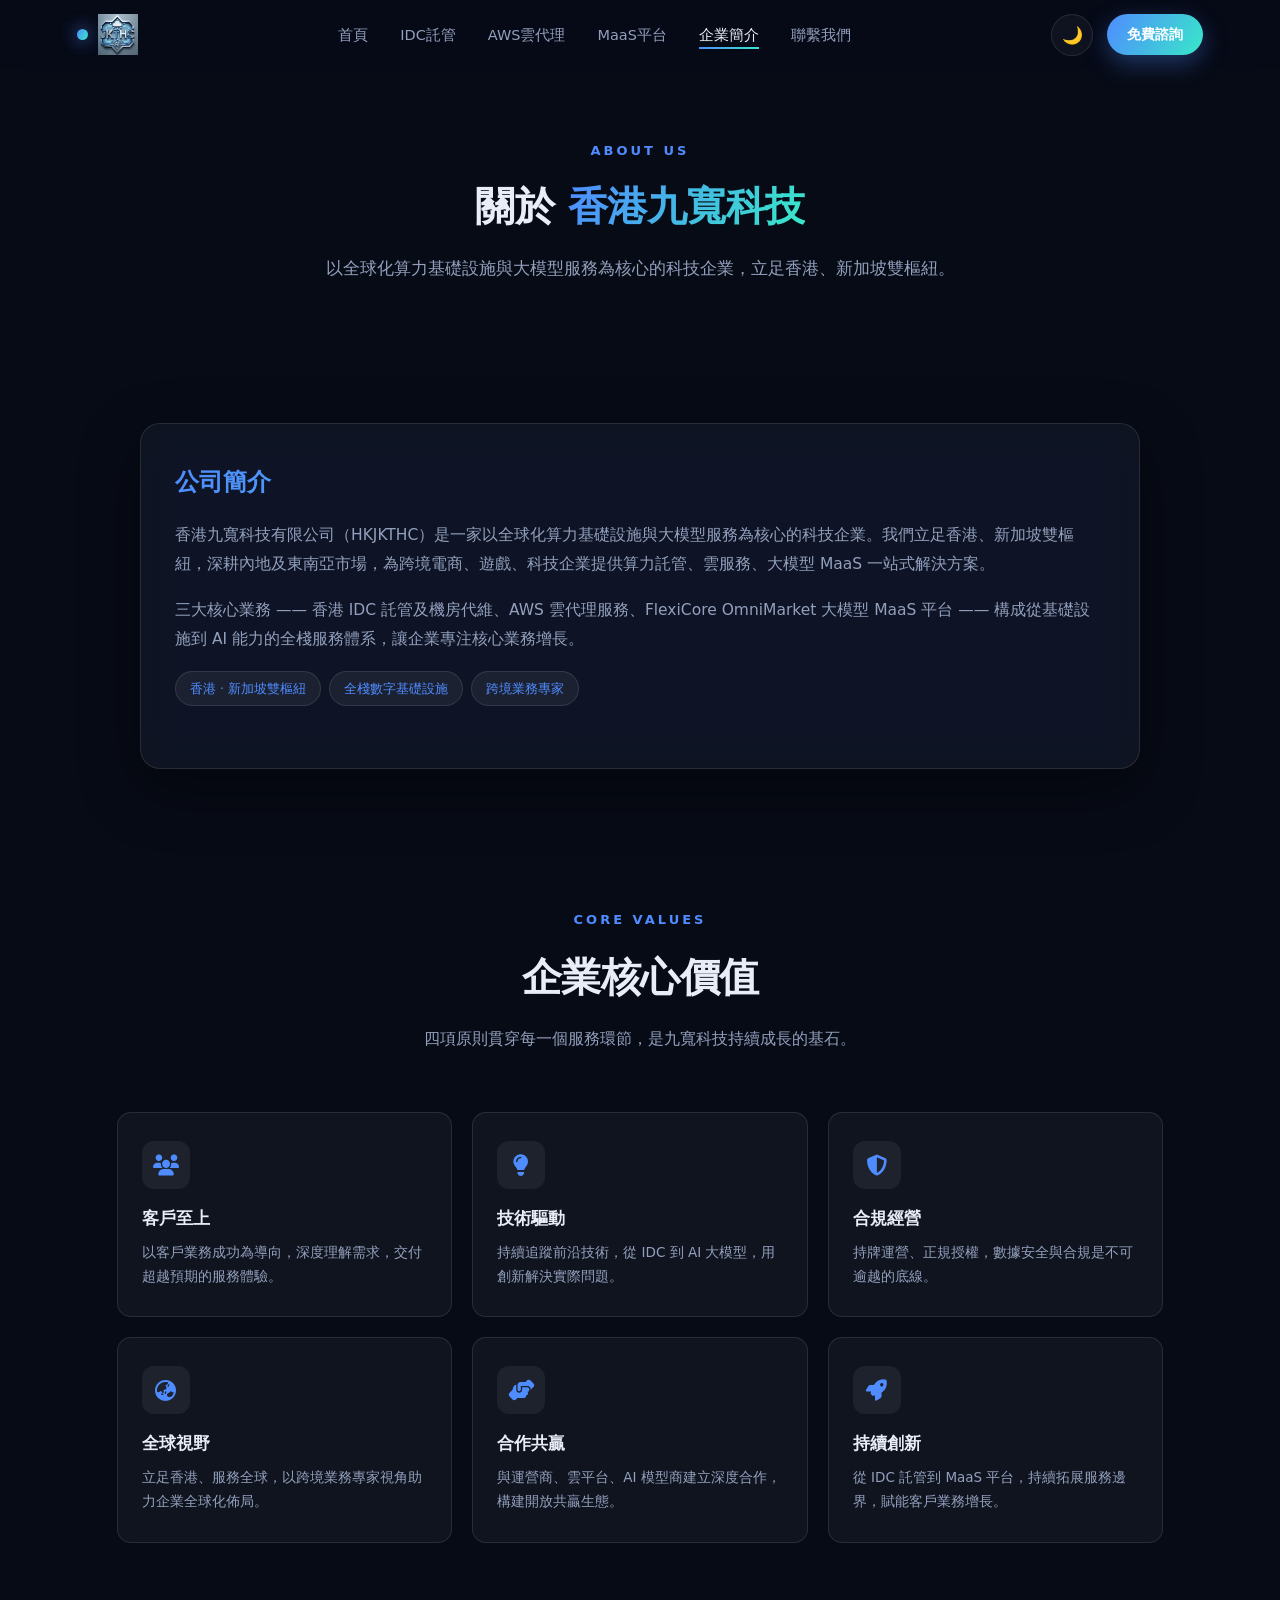
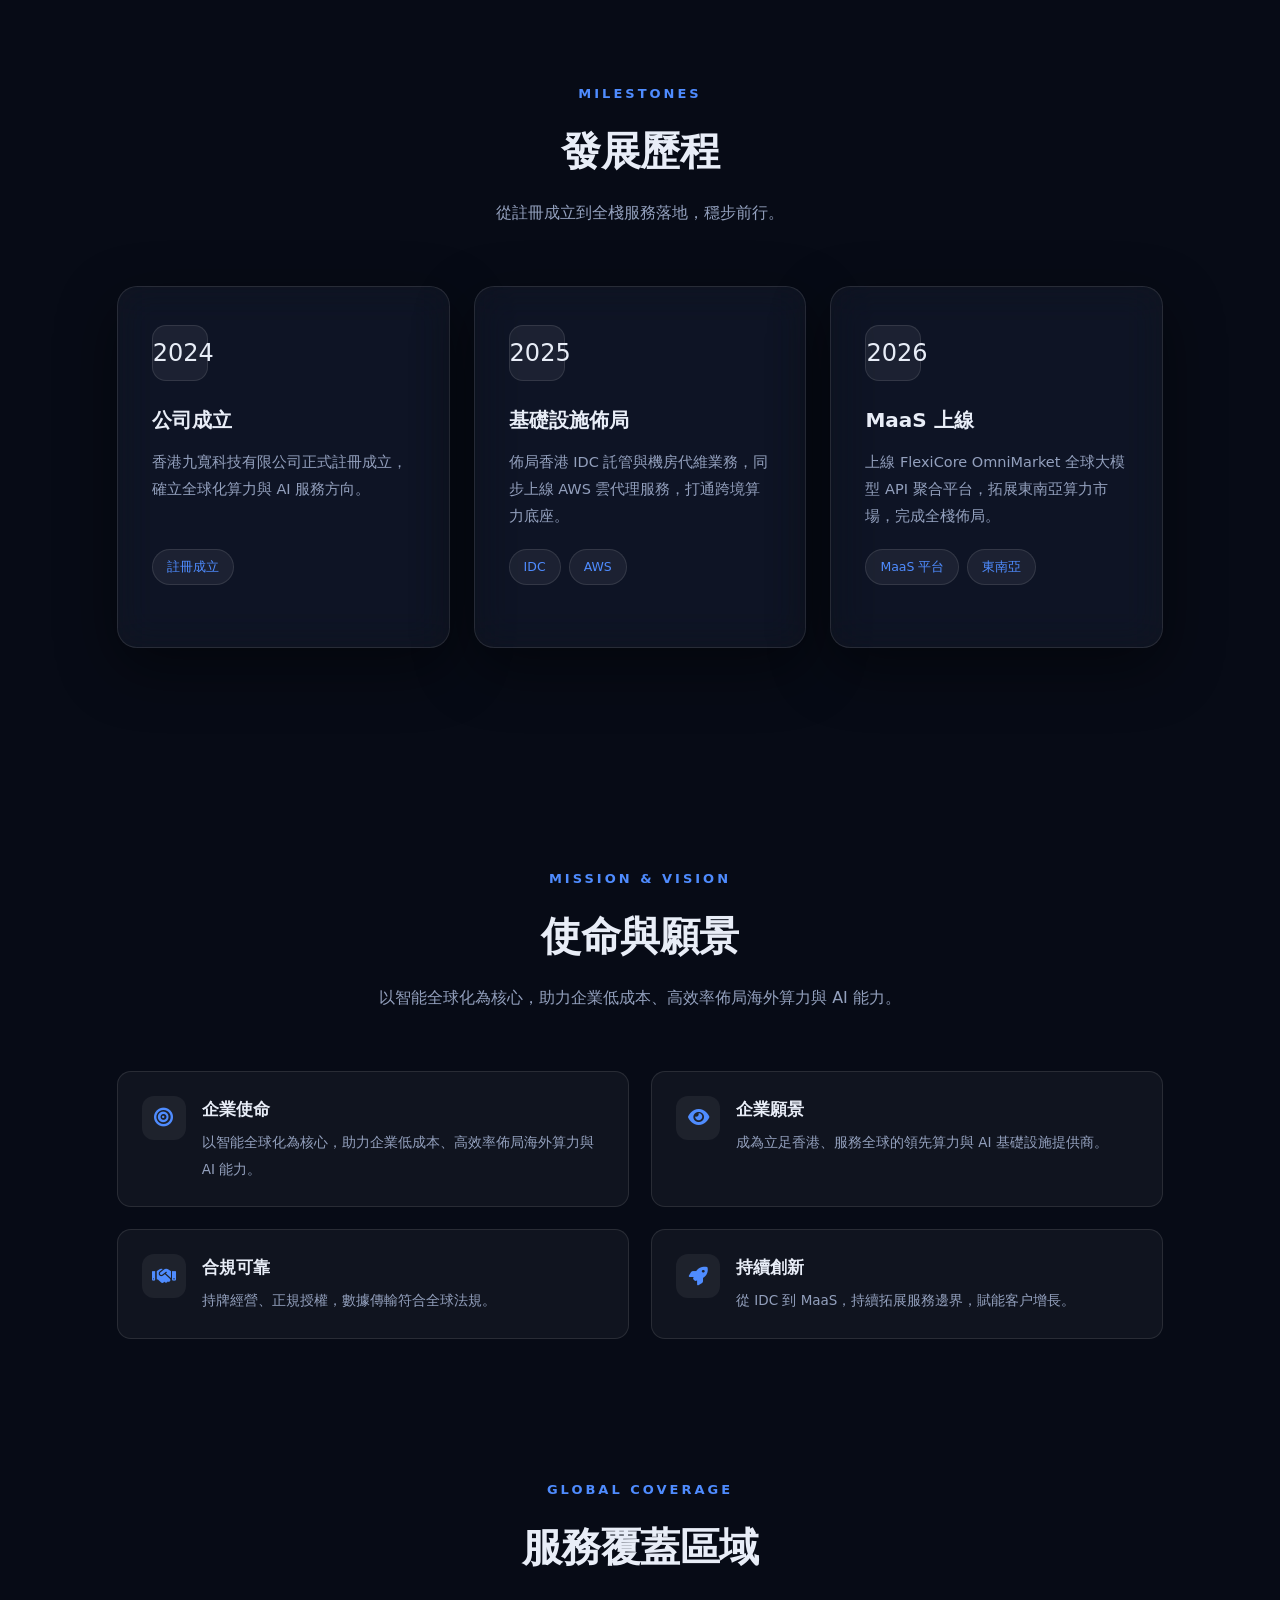
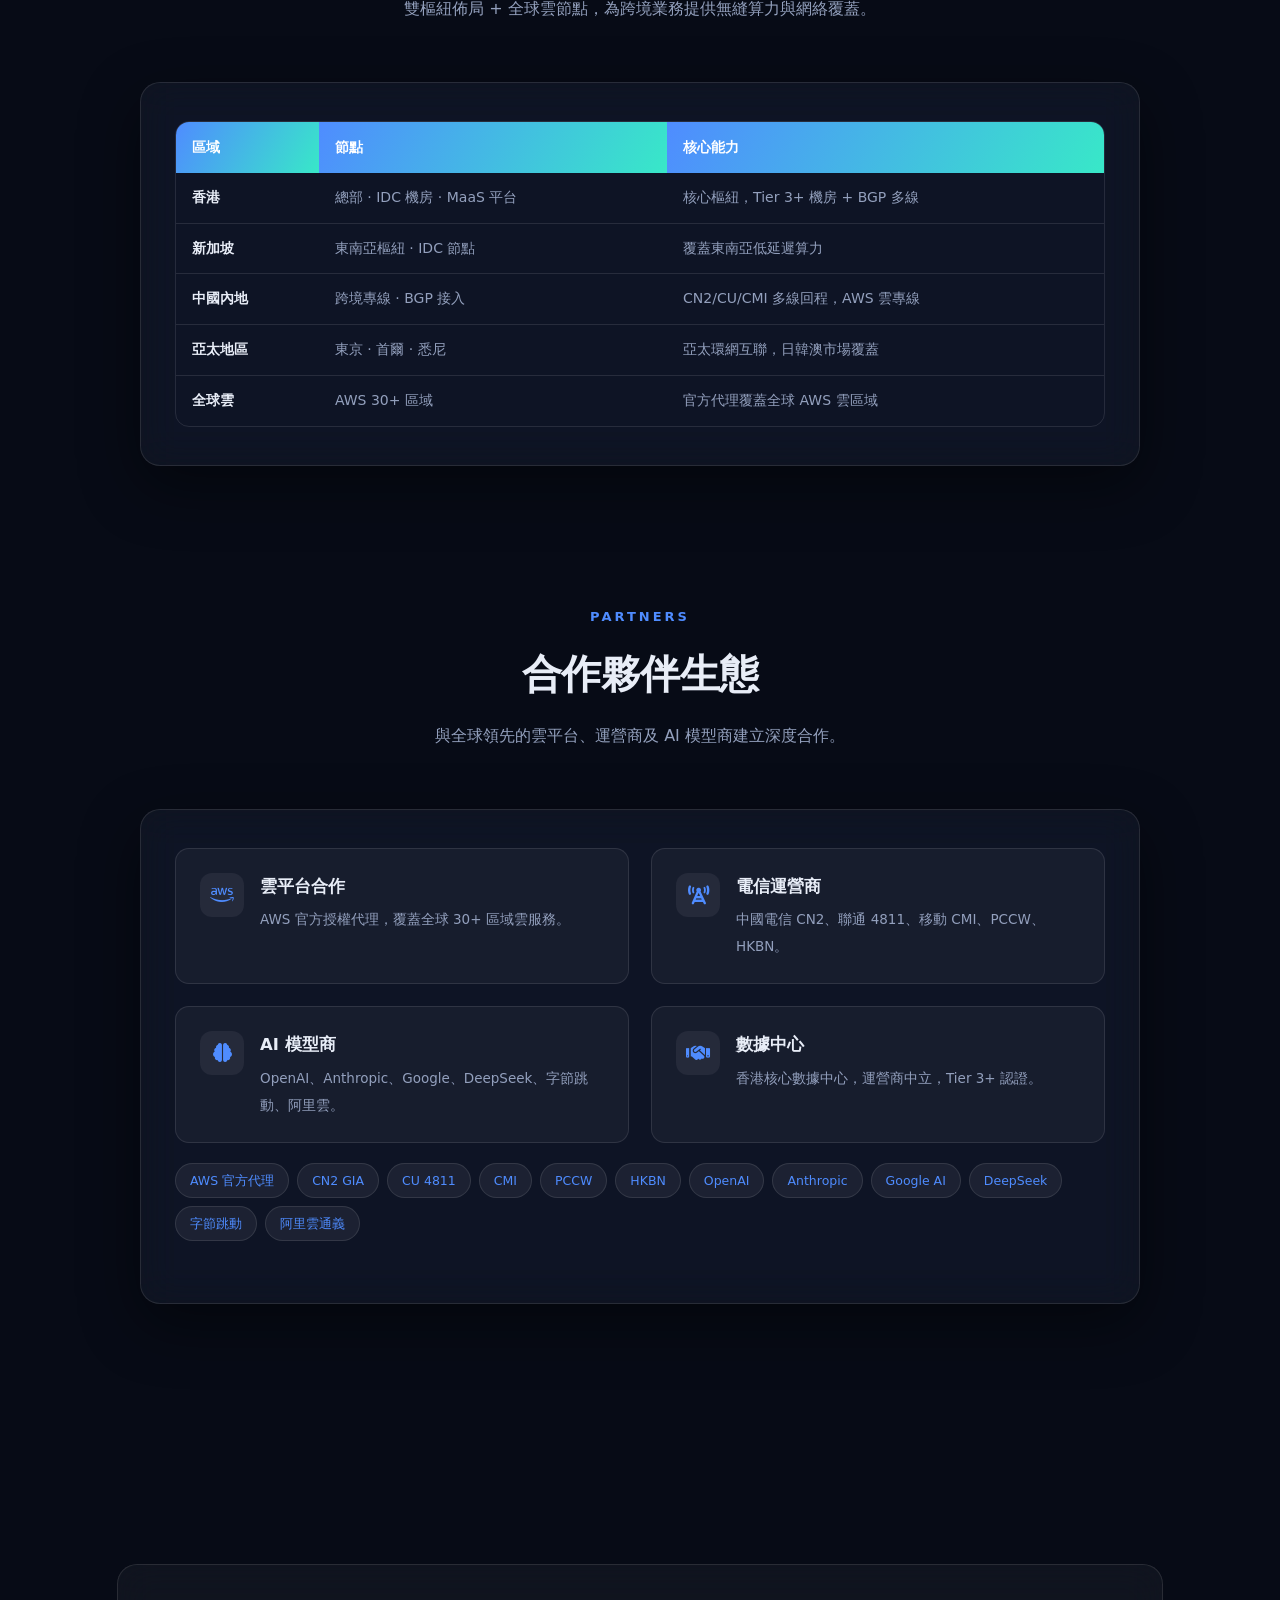
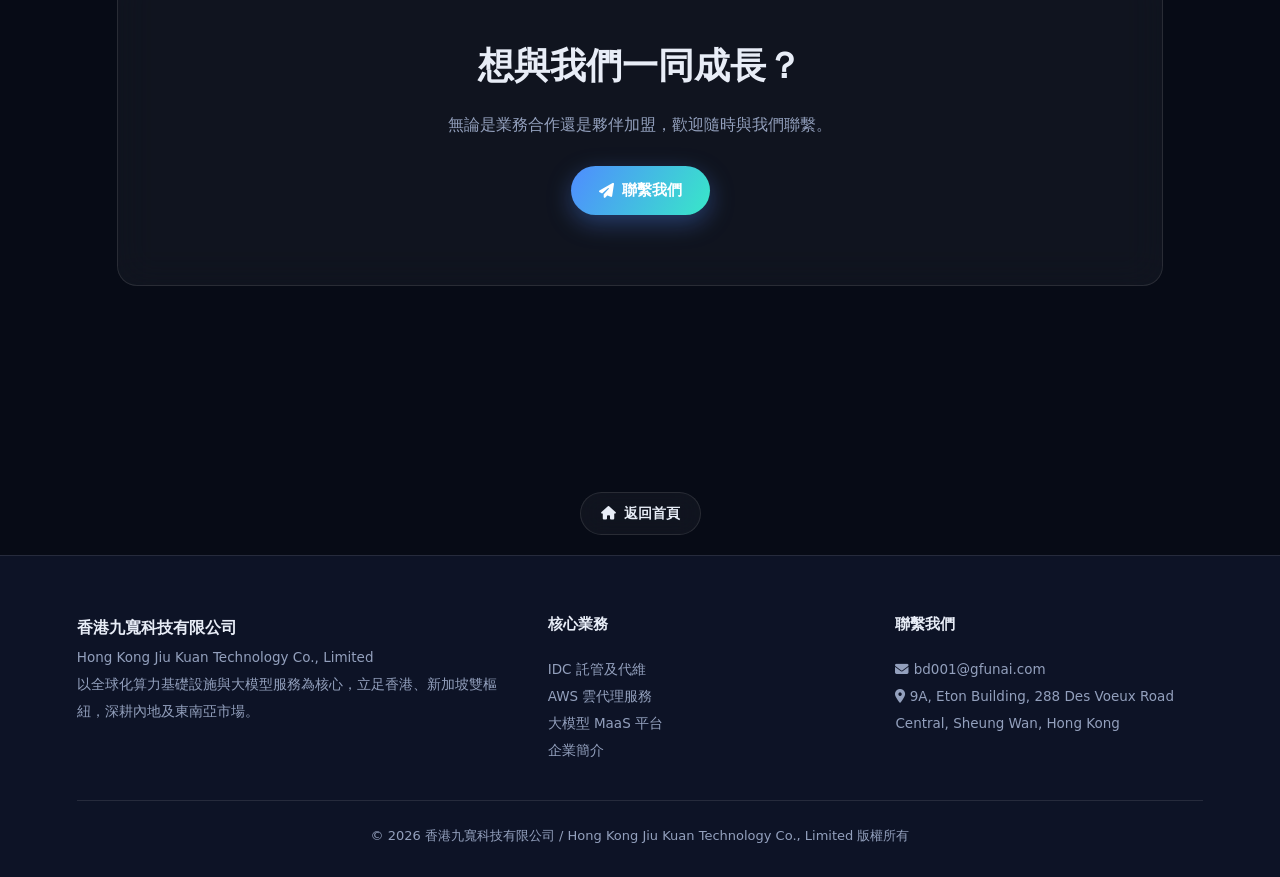
<file: about.html>
<!DOCTYPE html>
<html lang="zh-CN" data-theme="dark">
<head>
<meta charset="UTF-8">
<meta name="viewport" content="width=device-width, initial-scale=1.0, viewport-fit=cover">
<meta name="x5-fullscreen" content="true">
<title>關於我們 - 香港九寬科技</title>
<meta name="keywords" content="九寬科技,公司簡介,企業介紹,全球化算力,香港科技公司">
<meta name="description" content="香港九寬科技有限公司，以全球化算力基礎設施與大模型服務為核心，立足香港、新加坡雙樞紐，為跨境電商、遊戲、科技企業提供一站式解決方案。">

<meta property="og:type" content="website">
<meta property="og:title" content="關於我們 - 香港九寬科技">
<meta property="og:description" content="立足香港、新加坡雙樞紐，深耕內地及東南亞市場的全球化算力企業。">
<meta property="og:image" content="logo.webp">

<link rel="icon" href="favicon.svg" type="image/svg+xml">
<link rel="apple-touch-icon" href="favicon.svg">
<link rel="stylesheet" href="https://cdnjs.cloudflare.com/ajax/libs/font-awesome/6.4.0/css/all.min.css">
<link rel="stylesheet" href="assets/css/style.css">
</head>
<body>

<nav id="nav">
    <a href="index.html" class="logo">
        <span class="dot"></span>
        <img src="logo-nav.webp" alt="香港九寬科技 GFUNAI">
    </a>
    <ul class="nav-links" id="navLinks">
        <li><a href="index.html">首頁</a></li>
        <li><a href="idc.html">IDC託管</a></li>
        <li><a href="aws.html">AWS雲代理</a></li>
        <li><a href="api.html">MaaS平台</a></li>
        <li><a href="about.html" class="active">企業簡介</a></li>
        <li><a href="contact.html">聯繫我們</a></li>
    </ul>
    <div class="nav-right">
        <button class="theme-toggle" id="themeBtn" title="切換主題" aria-label="切換主題">🌙</button>
        <a href="contact.html" class="btn sm">免費諮詢</a>
        <button class="hamburger" id="hamburger" aria-label="菜單" aria-expanded="false"><i class="fas fa-bars"></i></button>
    </div>
</nav>
<div class="nav-overlay" id="navOverlay"></div>

<main class="page-main">
<header class="page-hero">
    <div class="eyebrow">About Us</div>
    <h1>關於 <span class="gradient-text">香港九寬科技</span></h1>
    <p class="lead" style="max-width:680px;margin:14px auto 0;color:var(--text-soft);font-size:clamp(15px,2vw,17px);">以全球化算力基礎設施與大模型服務為核心的科技企業，立足香港、新加坡雙樞紐。</p>
</header>

<section class="block">
    <div class="glass-card reveal" style="max-width:1000px;margin:0 auto;">
        <h2 class="gradient-text">公司簡介</h2>
        <p>香港九寬科技有限公司（HKJKTHC）是一家以全球化算力基礎設施與大模型服務為核心的科技企業。我們立足香港、新加坡雙樞紐，深耕內地及東南亞市場，為跨境電商、遊戲、科技企業提供算力託管、雲服務、大模型 MaaS 一站式解決方案。</p>
        <p>三大核心業務 —— 香港 IDC 託管及機房代維、AWS 雲代理服務、FlexiCore OmniMarket 大模型 MaaS 平台 —— 構成從基礎設施到 AI 能力的全棧服務體系，讓企業專注核心業務增長。</p>
        <div class="tag-row" style="margin-top:8px;">
            <span class="tag">香港 · 新加坡雙樞紐</span>
            <span class="tag">全棧數字基礎設施</span>
            <span class="tag">跨境業務專家</span>
        </div>
    </div>
</section>

<!-- ====== 企業核心價值 ====== -->
<section class="block" style="padding-top:30px;">
    <div class="section-head reveal">
        <div class="eyebrow">Core Values</div>
        <h2>企業核心價值</h2>
        <p>四項原則貫穿每一個服務環節，是九寬科技持續成長的基石。</p>
    </div>
    <div class="industry-grid">
        <div class="industry-card reveal">
            <div class="f-icon"><i class="fas fa-users"></i></div>
            <h4>客戶至上</h4>
            <p>以客戶業務成功為導向，深度理解需求，交付超越預期的服務體驗。</p>
        </div>
        <div class="industry-card reveal">
            <div class="f-icon"><i class="fas fa-lightbulb"></i></div>
            <h4>技術驅動</h4>
            <p>持續追蹤前沿技術，從 IDC 到 AI 大模型，用創新解決實際問題。</p>
        </div>
        <div class="industry-card reveal">
            <div class="f-icon"><i class="fas fa-shield-halved"></i></div>
            <h4>合規經營</h4>
            <p>持牌運營、正規授權，數據安全與合規是不可逾越的底線。</p>
        </div>
        <div class="industry-card reveal">
            <div class="f-icon"><i class="fas fa-earth-asia"></i></div>
            <h4>全球視野</h4>
            <p>立足香港、服務全球，以跨境業務專家視角助力企業全球化佈局。</p>
        </div>
        <div class="industry-card reveal">
            <div class="f-icon"><i class="fas fa-handshake-angle"></i></div>
            <h4>合作共贏</h4>
            <p>與運營商、雲平台、AI 模型商建立深度合作，構建開放共贏生態。</p>
        </div>
        <div class="industry-card reveal">
            <div class="f-icon"><i class="fas fa-rocket"></i></div>
            <h4>持續創新</h4>
            <p>從 IDC 託管到 MaaS 平台，持續拓展服務邊界，賦能客戶業務增長。</p>
        </div>
    </div>
</section>

<section class="block" style="padding-top:30px;">
    <div class="section-head reveal">
        <div class="eyebrow">Milestones</div>
        <h2>發展歷程</h2>
        <p>從註冊成立到全棧服務落地，穩步前行。</p>
    </div>
    <div class="cards-3">
        <div class="glass-card biz-card reveal">
            <div class="icon">2024</div>
            <h3>公司成立</h3>
            <p>香港九寬科技有限公司正式註冊成立，確立全球化算力與 AI 服務方向。</p>
            <div class="tag-row" style="margin-top:auto;"><span class="tag">註冊成立</span></div>
        </div>
        <div class="glass-card biz-card reveal">
            <div class="icon">2025</div>
            <h3>基礎設施佈局</h3>
            <p>佈局香港 IDC 託管與機房代維業務，同步上線 AWS 雲代理服務，打通跨境算力底座。</p>
            <div class="tag-row" style="margin-top:auto;"><span class="tag">IDC</span><span class="tag">AWS</span></div>
        </div>
        <div class="glass-card biz-card reveal">
            <div class="icon">2026</div>
            <h3>MaaS 上線</h3>
            <p>上線 FlexiCore OmniMarket 全球大模型 API 聚合平台，拓展東南亞算力市場，完成全棧佈局。</p>
            <div class="tag-row" style="margin-top:auto;"><span class="tag">MaaS 平台</span><span class="tag">東南亞</span></div>
        </div>
    </div>
</section>

<section class="block" id="why">
    <div class="section-head reveal">
        <div class="eyebrow">Mission & Vision</div>
        <h2>使命與願景</h2>
        <p>以智能全球化為核心，助力企業低成本、高效率佈局海外算力與 AI 能力。</p>
    </div>
    <div class="feature-grid">
        <div class="feature reveal">
            <div class="f-icon"><i class="fas fa-bullseye"></i></div>
            <div><h4>企業使命</h4><span>以智能全球化為核心，助力企業低成本、高效率佈局海外算力與 AI 能力。</span></div>
        </div>
        <div class="feature reveal">
            <div class="f-icon"><i class="fas fa-eye"></i></div>
            <div><h4>企業願景</h4><span>成為立足香港、服務全球的領先算力與 AI 基礎設施提供商。</span></div>
        </div>
        <div class="feature reveal">
            <div class="f-icon"><i class="fas fa-handshake"></i></div>
            <div><h4>合規可靠</h4><span>持牌經營、正規授權，數據傳輸符合全球法規。</span></div>
        </div>
        <div class="feature reveal">
            <div class="f-icon"><i class="fas fa-rocket"></i></div>
            <div><h4>持續創新</h4><span>從 IDC 到 MaaS，持續拓展服務邊界，賦能客户增長。</span></div>
        </div>
    </div>
</section>

<!-- ====== 服務覆蓋區域 ====== -->
<section class="block" style="padding-top:30px;">
    <div class="section-head reveal">
        <div class="eyebrow">Global Coverage</div>
        <h2>服務覆蓋區域</h2>
        <p>雙樞紐佈局 + 全球雲節點，為跨境業務提供無縫算力與網絡覆蓋。</p>
    </div>
    <div class="glass-card reveal" style="max-width:1000px;margin:0 auto;">
        <div class="spec-table-wrap">
            <table class="spec-table">
                <thead><tr><th>區域</th><th>節點</th><th>核心能力</th></tr></thead>
                <tbody>
                    <tr><td class="col-label">香港</td><td>總部 · IDC 機房 · MaaS 平台</td><td>核心樞紐，Tier 3+ 機房 + BGP 多線</td></tr>
                    <tr><td class="col-label">新加坡</td><td>東南亞樞紐 · IDC 節點</td><td>覆蓋東南亞低延遲算力</td></tr>
                    <tr><td class="col-label">中國內地</td><td>跨境專線 · BGP 接入</td><td>CN2/CU/CMI 多線回程，AWS 雲專線</td></tr>
                    <tr><td class="col-label">亞太地區</td><td>東京 · 首爾 · 悉尼</td><td>亞太環網互聯，日韓澳市場覆蓋</td></tr>
                    <tr><td class="col-label">全球雲</td><td>AWS 30+ 區域</td><td>官方代理覆蓋全球 AWS 雲區域</td></tr>
                </tbody>
            </table>
        </div>
    </div>
</section>

<!-- ====== 合作夥伴生態 ====== -->
<section class="block" style="padding-top:30px;">
    <div class="section-head reveal">
        <div class="eyebrow">Partners</div>
        <h2>合作夥伴生態</h2>
        <p>與全球領先的雲平台、運營商及 AI 模型商建立深度合作。</p>
    </div>
    <div class="glass-card reveal" style="max-width:1000px;margin:0 auto;">
        <div class="feature-grid">
            <div class="feature">
                <div class="f-icon"><i class="fab fa-aws"></i></div>
                <div><h4>雲平台合作</h4><span>AWS 官方授權代理，覆蓋全球 30+ 區域雲服務。</span></div>
            </div>
            <div class="feature">
                <div class="f-icon"><i class="fas fa-tower-cell"></i></div>
                <div><h4>電信運營商</h4><span>中國電信 CN2、聯通 4811、移動 CMI、PCCW、HKBN。</span></div>
            </div>
            <div class="feature">
                <div class="f-icon"><i class="fas fa-brain"></i></div>
                <div><h4>AI 模型商</h4><span>OpenAI、Anthropic、Google、DeepSeek、字節跳動、阿里雲。</span></div>
            </div>
            <div class="feature">
                <div class="f-icon"><i class="fas fa-handshake"></i></div>
                <div><h4>數據中心</h4><span>香港核心數據中心，運營商中立，Tier 3+ 認證。</span></div>
            </div>
        </div>
        <div class="tag-row" style="margin-top:20px;">
            <span class="tag">AWS 官方代理</span>
            <span class="tag">CN2 GIA</span>
            <span class="tag">CU 4811</span>
            <span class="tag">CMI</span>
            <span class="tag">PCCW</span>
            <span class="tag">HKBN</span>
            <span class="tag">OpenAI</span>
            <span class="tag">Anthropic</span>
            <span class="tag">Google AI</span>
            <span class="tag">DeepSeek</span>
            <span class="tag">字節跳動</span>
            <span class="tag">阿里雲通義</span>
        </div>
    </div>
</section>

<section class="block">
    <div class="cta-band reveal">
        <h2>想與我們一同成長？</h2>
        <p>無論是業務合作還是夥伴加盟，歡迎隨時與我們聯繫。</p>
        <a href="contact.html" class="btn"><i class="fas fa-paper-plane"></i> 聯繫我們</a>
    </div>
</section>

<div class="back-home"><a href="index.html" class="btn ghost sm"><i class="fas fa-home"></i> 返回首頁</a></div>
</main>

<footer>
    <div class="footer-grid">
        <div class="footer-col">
            <p class="brand-name">香港九寬科技有限公司</p>
            <p>Hong Kong Jiu Kuan Technology Co., Limited</p>
            <p>以全球化算力基礎設施與大模型服務為核心，立足香港、新加坡雙樞紐，深耕內地及東南亞市場。</p>
        </div>
        <div class="footer-col">
            <h4>核心業務</h4>
            <ul>
                <li><a href="idc.html">IDC 託管及代維</a></li>
                <li><a href="aws.html">AWS 雲代理服務</a></li>
                <li><a href="api.html">大模型 MaaS 平台</a></li>
                <li><a href="about.html">企業簡介</a></li>
            </ul>
        </div>
        <div class="footer-col">
            <h4>聯繫我們</h4>
            <ul>
                <li><i class="fas fa-envelope"></i> bd001@gfunai.com</li>
                <li><i class="fas fa-location-dot"></i> 9A, Eton Building, 288 Des Voeux Road Central, Sheung Wan, Hong Kong</li>
            </ul>
        </div>
    </div>
    <div class="copyright">© 2026 香港九寬科技有限公司 / Hong Kong Jiu Kuan Technology Co., Limited 版權所有</div>
</footer>

<script src="assets/js/main.js"></script>
</body>
</html>
</file>
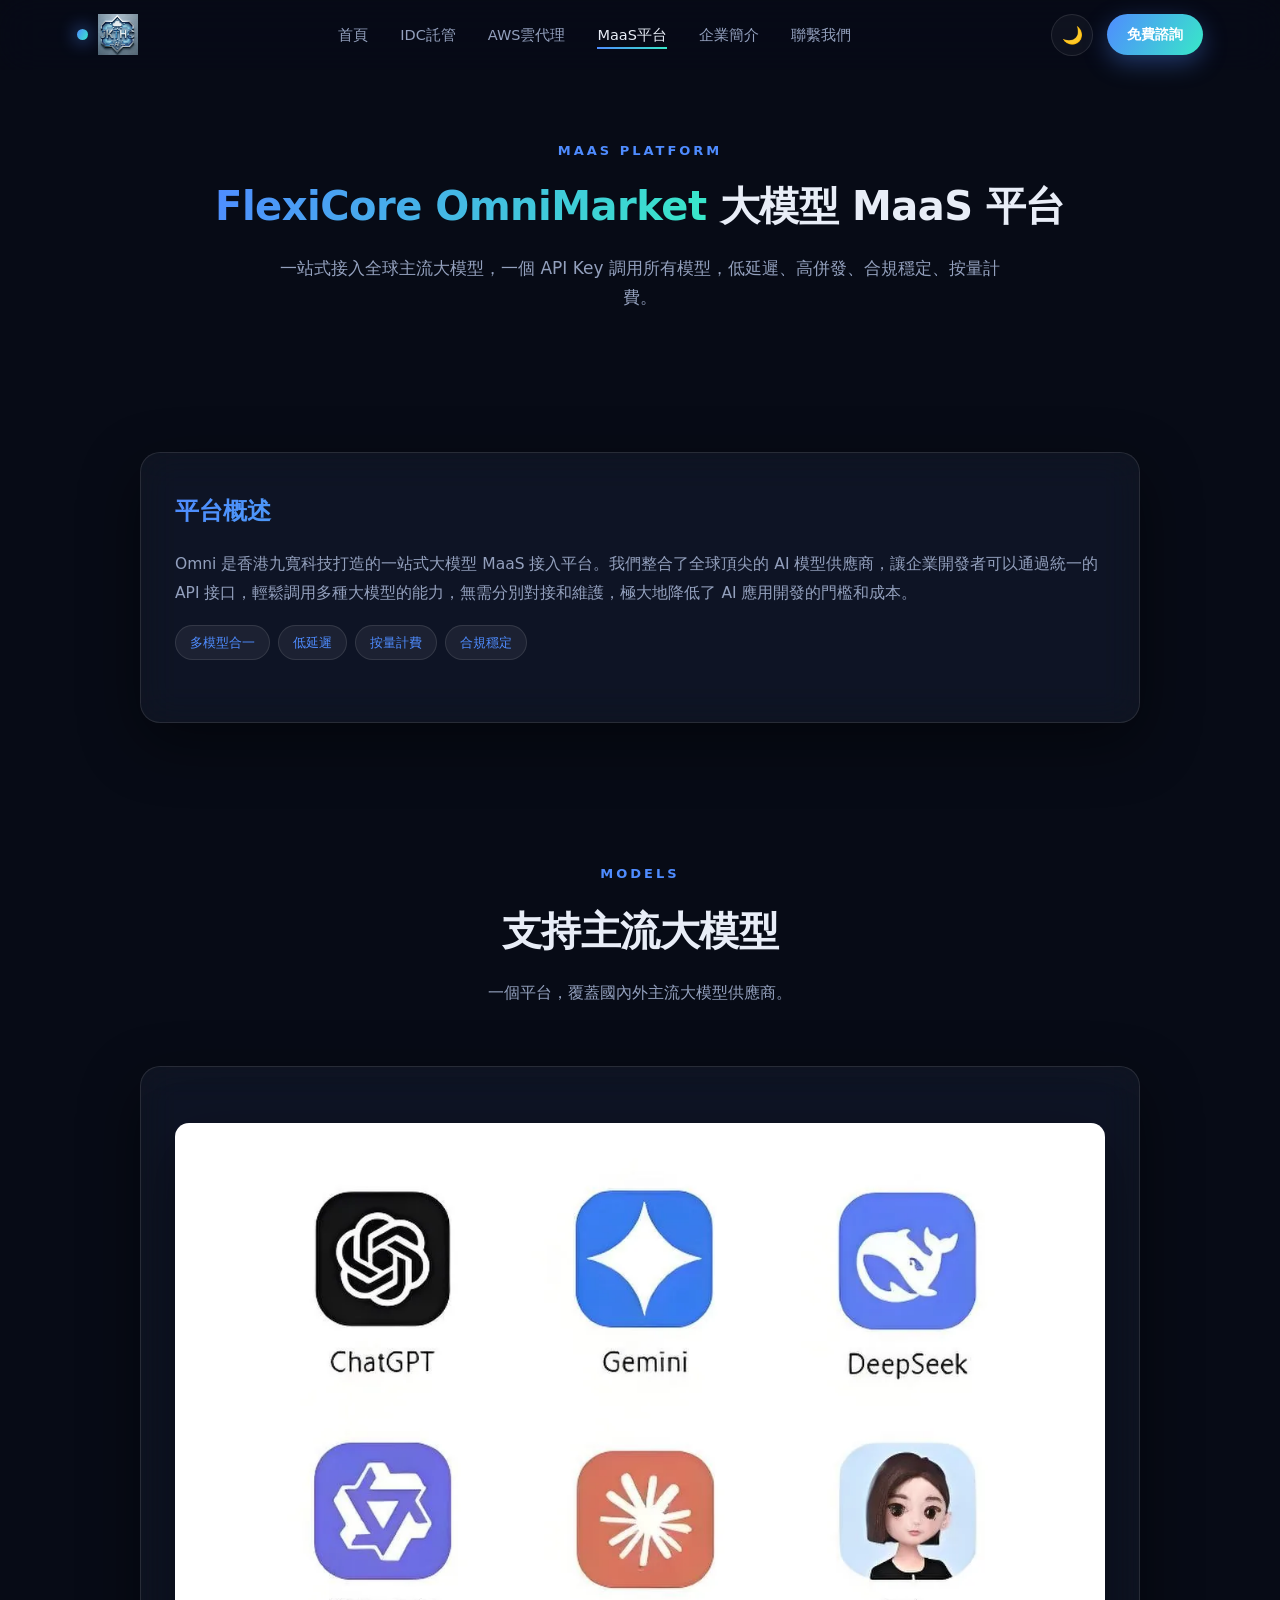
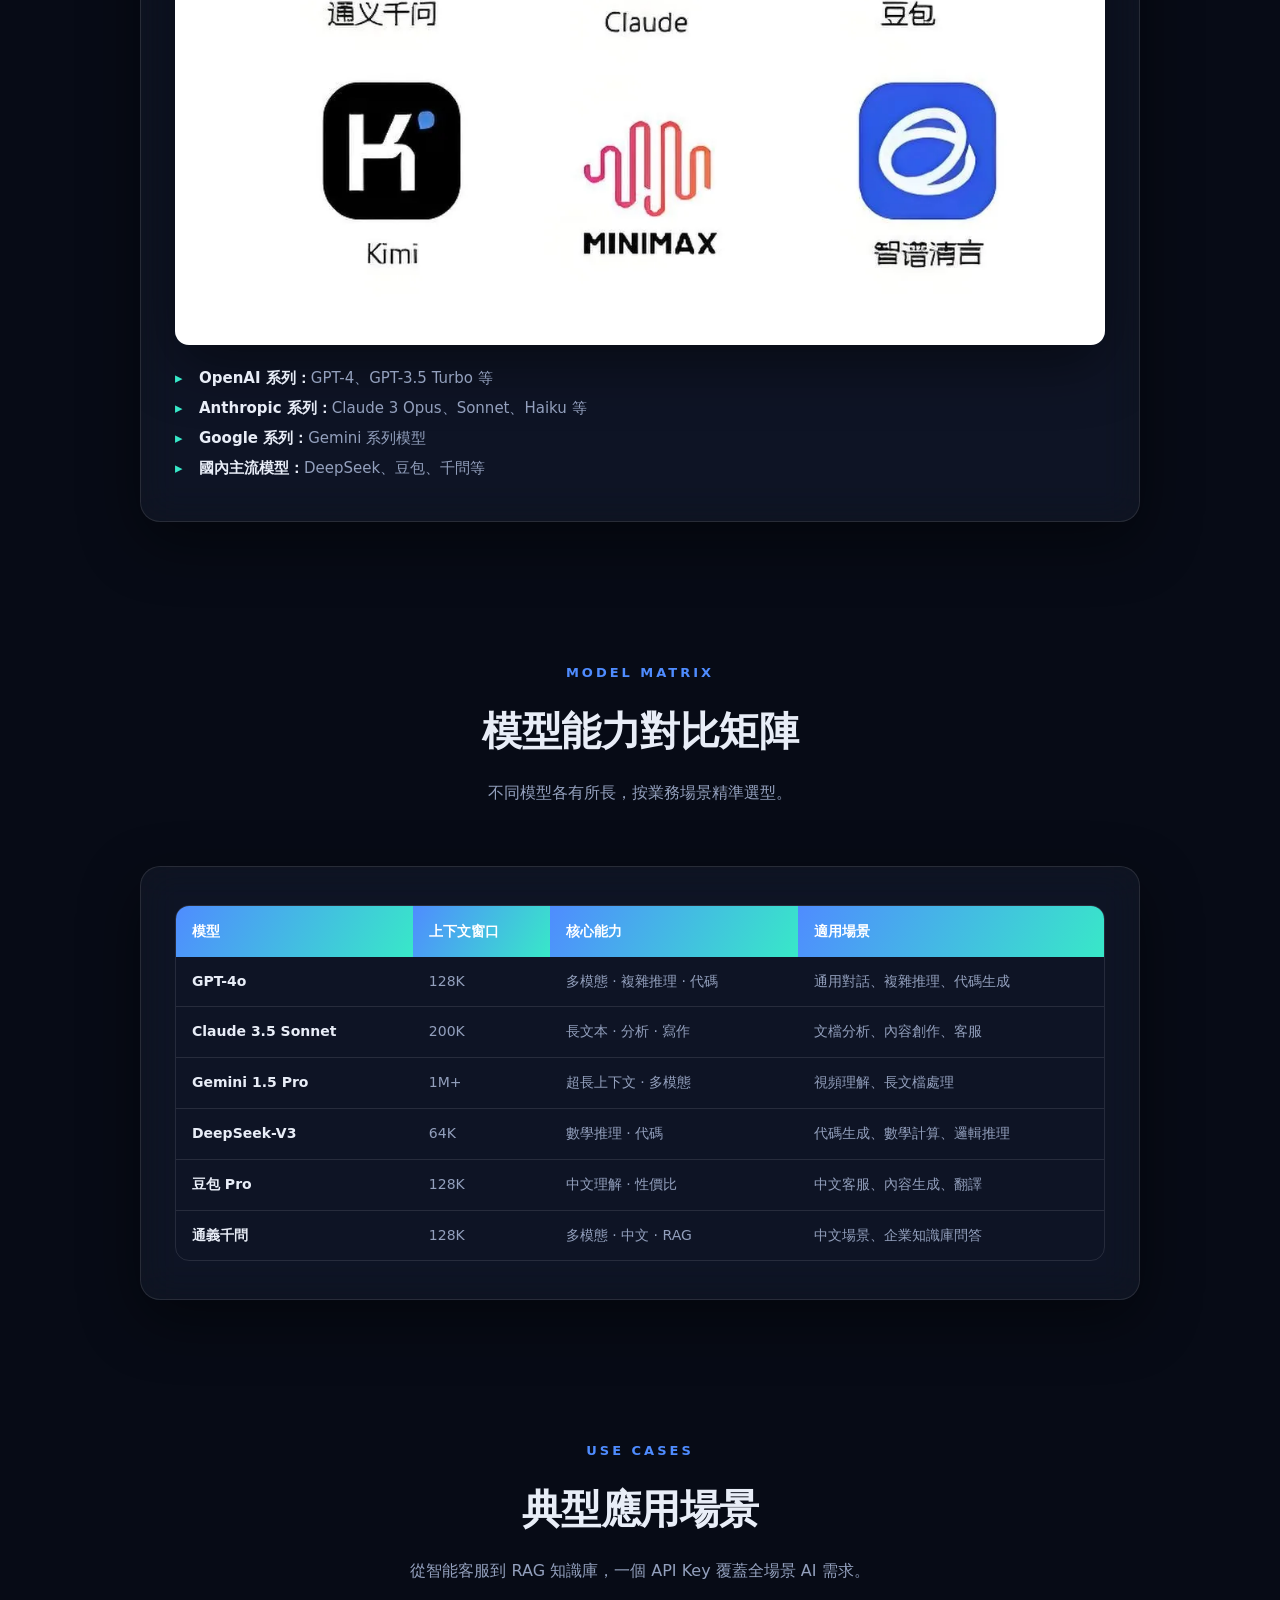
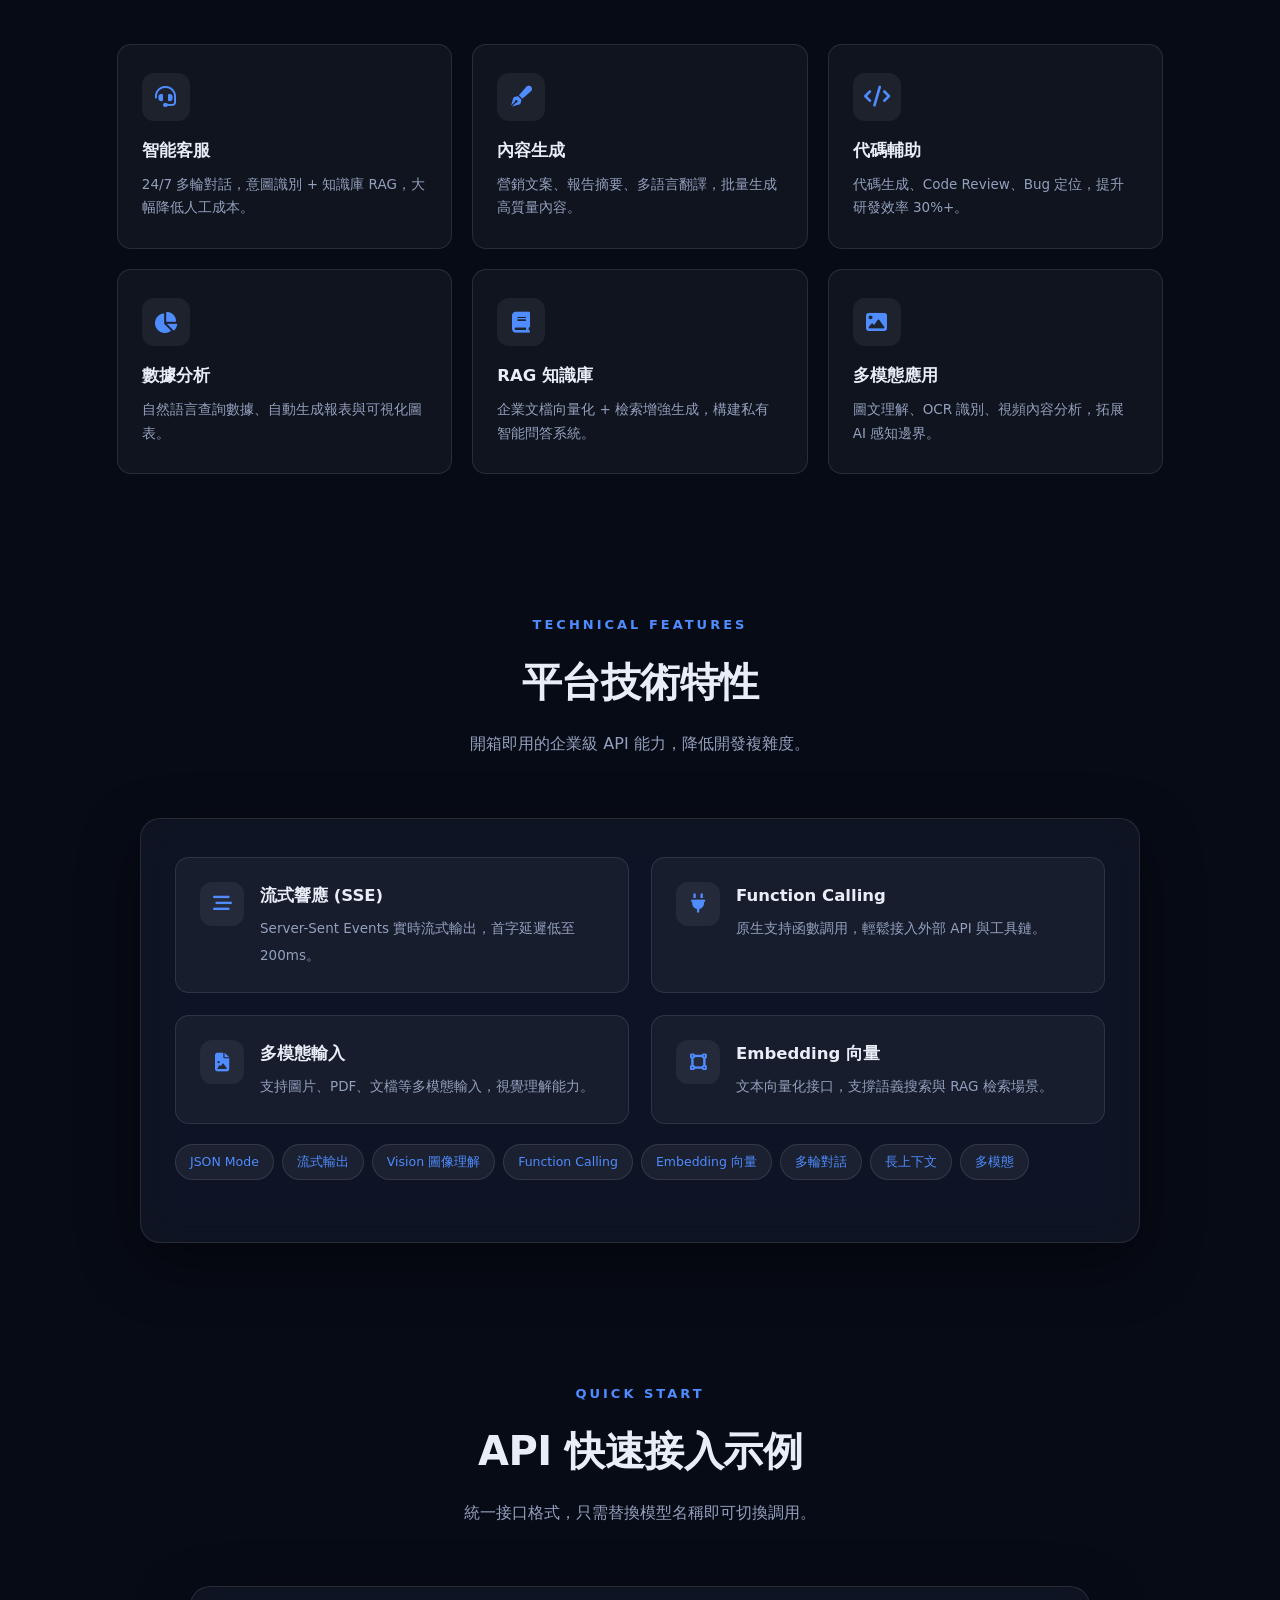
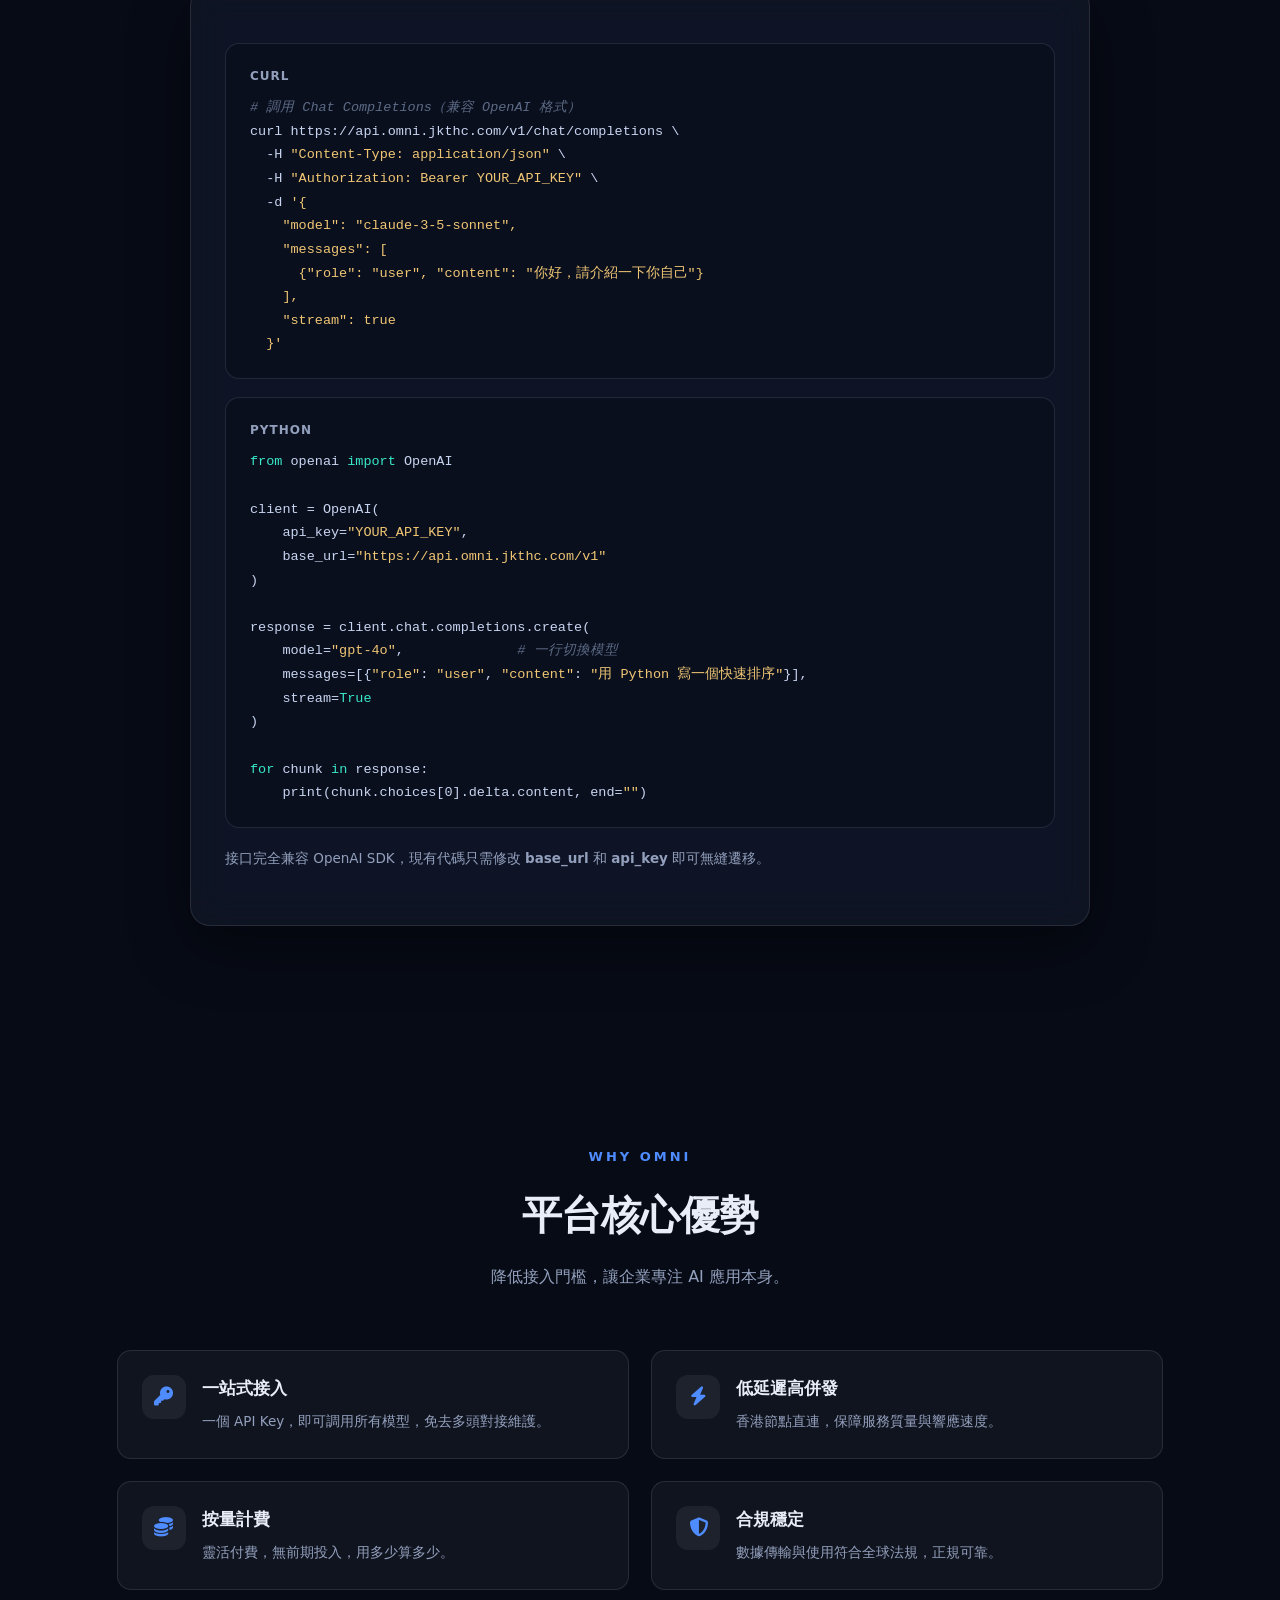
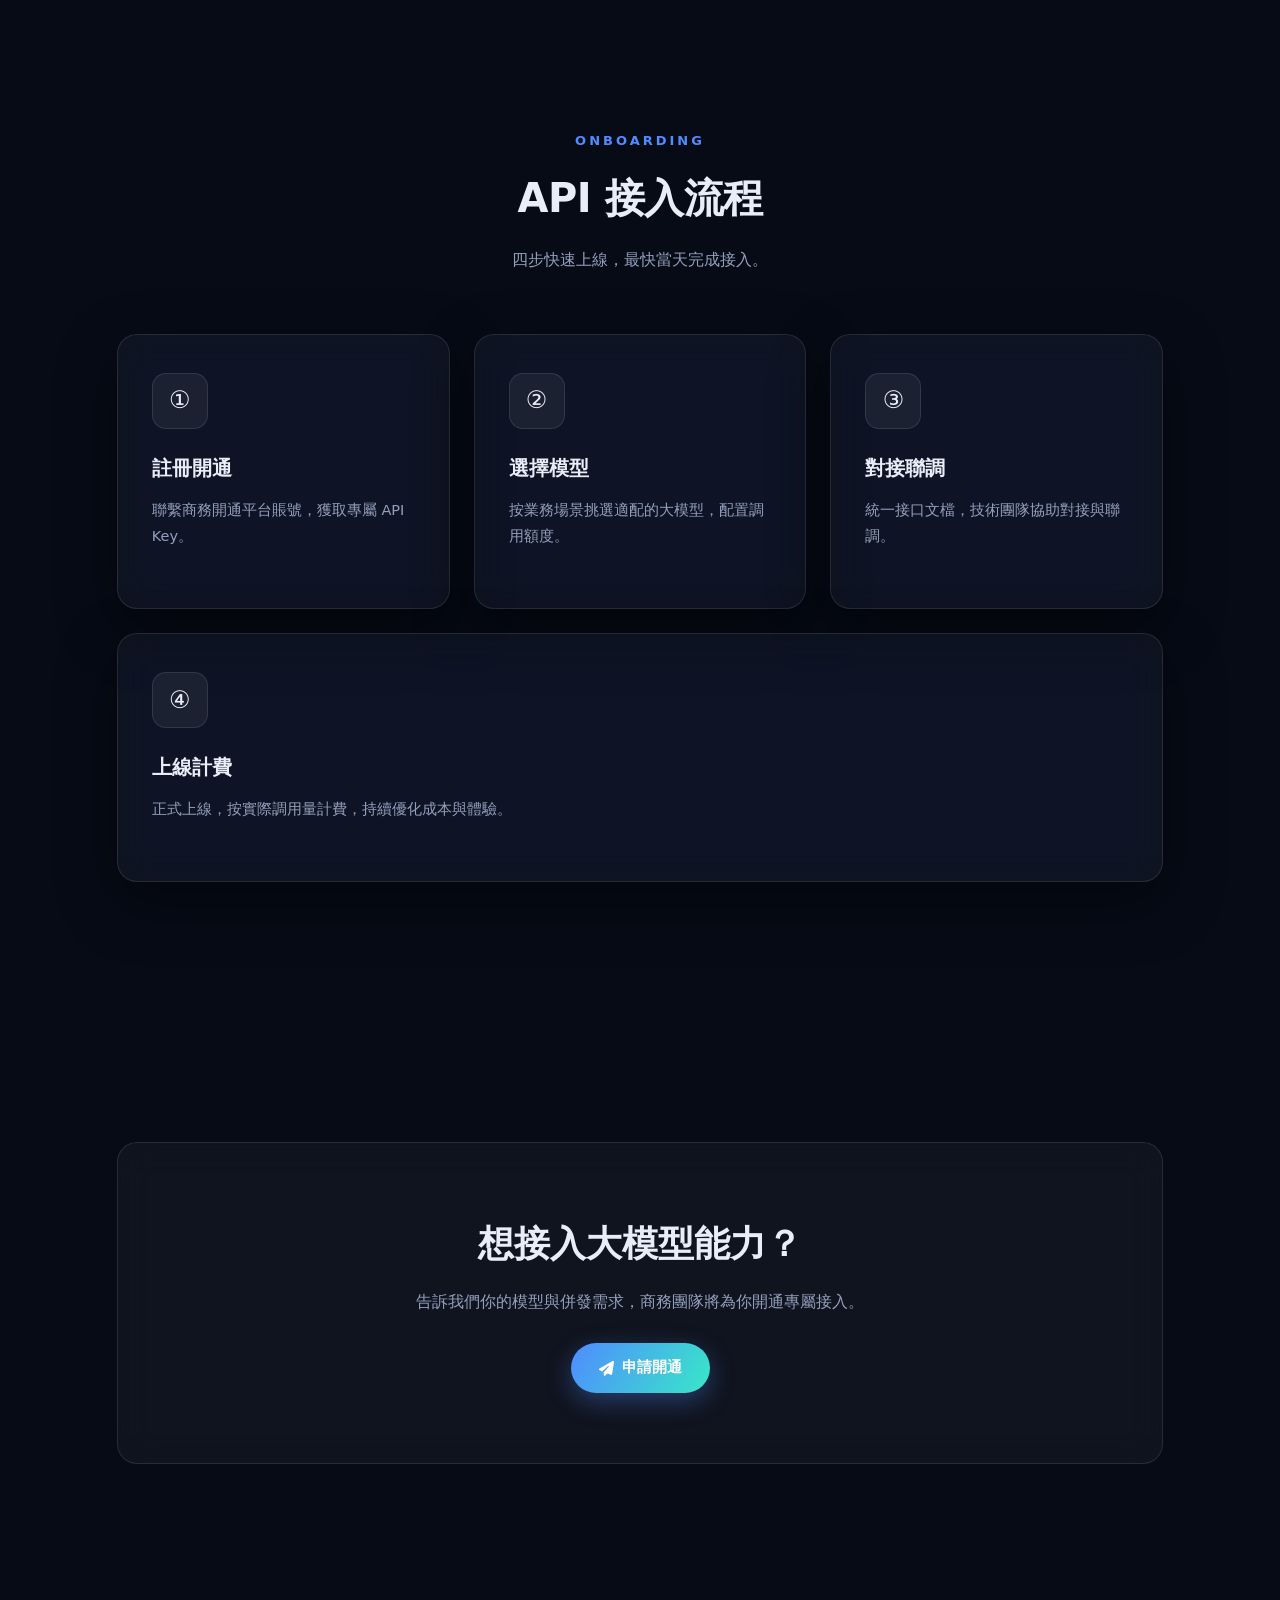
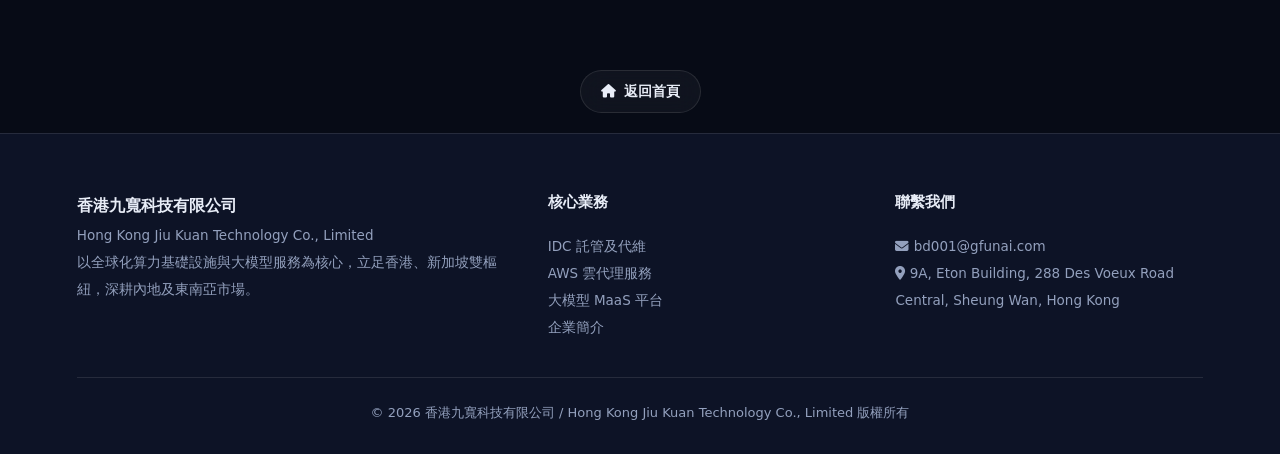
<file: api.html>
<!DOCTYPE html>
<html lang="zh-CN" data-theme="dark">
<head>
<meta charset="UTF-8">
<meta name="viewport" content="width=device-width, initial-scale=1.0, viewport-fit=cover">
<meta name="x5-fullscreen" content="true">
<title>大模型MaaS平台 - 香港九寬科技</title>
<meta name="keywords" content="大模型API,MaaS平台,Claude API,OpenAI API,Gemini API,DeepSeek,FlexiCore OmniMarket">
<meta name="description" content="FlexiCore OmniMarket 一站式接入 Claude、OpenAI、Gemini、DeepSeek、豆包、千問等全球主流大模型 API，低延遲、高併發、合規穩定、按量計費。">

<meta property="og:type" content="website">
<meta property="og:title" content="大模型MaaS平台 - 香港九寬科技">
<meta property="og:description" content="一個 API Key，調用全球主流大模型，低延遲、按量計費。">
<meta property="og:image" content="logo.webp">

<link rel="icon" href="favicon.svg" type="image/svg+xml">
<link rel="apple-touch-icon" href="favicon.svg">
<link rel="stylesheet" href="https://cdnjs.cloudflare.com/ajax/libs/font-awesome/6.4.0/css/all.min.css">
<link rel="stylesheet" href="assets/css/style.css">
</head>
<body>

<nav id="nav">
    <a href="index.html" class="logo">
        <span class="dot"></span>
        <img src="logo-nav.webp" alt="香港九寬科技 GFUNAI">
    </a>
    <ul class="nav-links" id="navLinks">
        <li><a href="index.html">首頁</a></li>
        <li><a href="idc.html">IDC託管</a></li>
        <li><a href="aws.html">AWS雲代理</a></li>
        <li><a href="api.html" class="active">MaaS平台</a></li>
        <li><a href="about.html">企業簡介</a></li>
        <li><a href="contact.html">聯繫我們</a></li>
    </ul>
    <div class="nav-right">
        <button class="theme-toggle" id="themeBtn" title="切換主題" aria-label="切換主題">🌙</button>
        <a href="contact.html" class="btn sm">免費諮詢</a>
        <button class="hamburger" id="hamburger" aria-label="菜單" aria-expanded="false"><i class="fas fa-bars"></i></button>
    </div>
</nav>
<div class="nav-overlay" id="navOverlay"></div>

<main class="page-main">
<header class="page-hero">
    <div class="eyebrow">MaaS Platform</div>
    <h1><span class="gradient-text">FlexiCore OmniMarket</span> 大模型 MaaS 平台</h1>
    <p class="lead" style="max-width:720px;margin:14px auto 0;color:var(--text-soft);font-size:clamp(15px,2vw,17px);">一站式接入全球主流大模型，一個 API Key 調用所有模型，低延遲、高併發、合規穩定、按量計費。</p>
</header>

<section class="block">
    <div class="glass-card reveal" style="max-width:1000px;margin:0 auto;">
        <h2 class="gradient-text">平台概述</h2>
        <p>Omni 是香港九寬科技打造的一站式大模型 MaaS 接入平台。我們整合了全球頂尖的 AI 模型供應商，讓企業開發者可以通過統一的 API 接口，輕鬆調用多種大模型的能力，無需分別對接和維護，極大地降低了 AI 應用開發的門檻和成本。</p>
        <div class="tag-row" style="margin-top:8px;">
            <span class="tag">多模型合一</span>
            <span class="tag">低延遲</span>
            <span class="tag">按量計費</span>
            <span class="tag">合規穩定</span>
        </div>
    </div>
</section>

<section class="block" style="padding-top:30px;">
    <div class="section-head reveal">
        <div class="eyebrow">Models</div>
        <h2>支持主流大模型</h2>
        <p>一個平台，覆蓋國內外主流大模型供應商。</p>
    </div>
    <div class="glass-card reveal" style="max-width:1000px;margin:0 auto;">
        <img src="ai-model.webp" alt="AI大模型矩陣" class="section-img" loading="lazy">
        <ul>
            <li><strong>OpenAI 系列：</strong>GPT-4、GPT-3.5 Turbo 等</li>
            <li><strong>Anthropic 系列：</strong>Claude 3 Opus、Sonnet、Haiku 等</li>
            <li><strong>Google 系列：</strong>Gemini 系列模型</li>
            <li><strong>國內主流模型：</strong>DeepSeek、豆包、千問等</li>
        </ul>
    </div>
</section>

<!-- ====== 模型對比矩陣 ====== -->
<section class="block" style="padding-top:30px;">
    <div class="section-head reveal">
        <div class="eyebrow">Model Matrix</div>
        <h2>模型能力對比矩陣</h2>
        <p>不同模型各有所長，按業務場景精準選型。</p>
    </div>
    <div class="glass-card reveal" style="max-width:1000px;margin:0 auto;">
        <div class="spec-table-wrap">
            <table class="spec-table">
                <thead><tr><th>模型</th><th>上下文窗口</th><th>核心能力</th><th>適用場景</th></tr></thead>
                <tbody>
                    <tr><td class="col-label">GPT-4o</td><td>128K</td><td>多模態 · 複雜推理 · 代碼</td><td>通用對話、複雜推理、代碼生成</td></tr>
                    <tr><td class="col-label">Claude 3.5 Sonnet</td><td>200K</td><td>長文本 · 分析 · 寫作</td><td>文檔分析、內容創作、客服</td></tr>
                    <tr><td class="col-label">Gemini 1.5 Pro</td><td>1M+</td><td>超長上下文 · 多模態</td><td>視頻理解、長文檔處理</td></tr>
                    <tr><td class="col-label">DeepSeek-V3</td><td>64K</td><td>數學推理 · 代碼</td><td>代碼生成、數學計算、邏輯推理</td></tr>
                    <tr><td class="col-label">豆包 Pro</td><td>128K</td><td>中文理解 · 性價比</td><td>中文客服、內容生成、翻譯</td></tr>
                    <tr><td class="col-label">通義千問</td><td>128K</td><td>多模態 · 中文 · RAG</td><td>中文場景、企業知識庫問答</td></tr>
                </tbody>
            </table>
        </div>
    </div>
</section>

<!-- ====== 應用場景 ====== -->
<section class="block" style="padding-top:30px;">
    <div class="section-head reveal">
        <div class="eyebrow">Use Cases</div>
        <h2>典型應用場景</h2>
        <p>從智能客服到 RAG 知識庫，一個 API Key 覆蓋全場景 AI 需求。</p>
    </div>
    <div class="industry-grid">
        <div class="industry-card reveal">
            <div class="f-icon"><i class="fas fa-headset"></i></div>
            <h4>智能客服</h4>
            <p>24/7 多輪對話，意圖識別 + 知識庫 RAG，大幅降低人工成本。</p>
        </div>
        <div class="industry-card reveal">
            <div class="f-icon"><i class="fas fa-pen-fancy"></i></div>
            <h4>內容生成</h4>
            <p>營銷文案、報告摘要、多語言翻譯，批量生成高質量內容。</p>
        </div>
        <div class="industry-card reveal">
            <div class="f-icon"><i class="fas fa-code"></i></div>
            <h4>代碼輔助</h4>
            <p>代碼生成、Code Review、Bug 定位，提升研發效率 30%+。</p>
        </div>
        <div class="industry-card reveal">
            <div class="f-icon"><i class="fas fa-chart-pie"></i></div>
            <h4>數據分析</h4>
            <p>自然語言查詢數據、自動生成報表與可視化圖表。</p>
        </div>
        <div class="industry-card reveal">
            <div class="f-icon"><i class="fas fa-book"></i></div>
            <h4>RAG 知識庫</h4>
            <p>企業文檔向量化 + 檢索增強生成，構建私有智能問答系統。</p>
        </div>
        <div class="industry-card reveal">
            <div class="f-icon"><i class="fas fa-image"></i></div>
            <h4>多模態應用</h4>
            <p>圖文理解、OCR 識別、視頻內容分析，拓展 AI 感知邊界。</p>
        </div>
    </div>
</section>

<!-- ====== 技術特性 ====== -->
<section class="block" style="padding-top:30px;">
    <div class="section-head reveal">
        <div class="eyebrow">Technical Features</div>
        <h2>平台技術特性</h2>
        <p>開箱即用的企業級 API 能力，降低開發複雜度。</p>
    </div>
    <div class="glass-card reveal" style="max-width:1000px;margin:0 auto;">
        <div class="feature-grid">
            <div class="feature">
                <div class="f-icon"><i class="fas fa-stream"></i></div>
                <div><h4>流式響應 (SSE)</h4><span>Server-Sent Events 實時流式輸出，首字延遲低至 200ms。</span></div>
            </div>
            <div class="feature">
                <div class="f-icon"><i class="fas fa-plug"></i></div>
                <div><h4>Function Calling</h4><span>原生支持函數調用，輕鬆接入外部 API 與工具鏈。</span></div>
            </div>
            <div class="feature">
                <div class="f-icon"><i class="fas fa-file-image"></i></div>
                <div><h4>多模態輸入</h4><span>支持圖片、PDF、文檔等多模態輸入，視覺理解能力。</span></div>
            </div>
            <div class="feature">
                <div class="f-icon"><i class="fas fa-vector-square"></i></div>
                <div><h4>Embedding 向量</h4><span>文本向量化接口，支撐語義搜索與 RAG 檢索場景。</span></div>
            </div>
        </div>
        <div class="tag-row" style="margin-top:20px;">
            <span class="tag">JSON Mode</span>
            <span class="tag">流式輸出</span>
            <span class="tag">Vision 圖像理解</span>
            <span class="tag">Function Calling</span>
            <span class="tag">Embedding 向量</span>
            <span class="tag">多輪對話</span>
            <span class="tag">長上下文</span>
            <span class="tag">多模態</span>
        </div>
    </div>
</section>

<!-- ====== API 代碼示例 ====== -->
<section class="block" style="padding-top:30px;">
    <div class="section-head reveal">
        <div class="eyebrow">Quick Start</div>
        <h2>API 快速接入示例</h2>
        <p>統一接口格式，只需替換模型名稱即可切換調用。</p>
    </div>
    <div class="glass-card reveal" style="max-width:900px;margin:0 auto;">
        <div class="code-block">
            <div class="code-label">cURL</div>
<pre><code><span class="c-cmt"># 調用 Chat Completions（兼容 OpenAI 格式）</span>
curl https://api.omni.jkthc.com/v1/chat/completions \
  -H <span class="c-str">"Content-Type: application/json"</span> \
  -H <span class="c-str">"Authorization: Bearer YOUR_API_KEY"</span> \
  -d <span class="c-str">'{
    "model": "claude-3-5-sonnet",
    "messages": [
      {"role": "user", "content": "你好，請介紹一下你自己"}
    ],
    "stream": true
  }'</span></code></pre>
        </div>
        <div class="code-block">
            <div class="code-label">Python</div>
<pre><code><span class="c-key">from</span> openai <span class="c-key">import</span> OpenAI

client = OpenAI(
    api_key=<span class="c-str">"YOUR_API_KEY"</span>,
    base_url=<span class="c-str">"https://api.omni.jkthc.com/v1"</span>
)

response = client.chat.completions.create(
    model=<span class="c-str">"gpt-4o"</span>,              <span class="c-cmt"># 一行切換模型</span>
    messages=[{<span class="c-str">"role"</span>: <span class="c-str">"user"</span>, <span class="c-str">"content"</span>: <span class="c-str">"用 Python 寫一個快速排序"</span>}],
    stream=<span class="c-key">True</span>
)

<span class="c-key">for</span> chunk <span class="c-key">in</span> response:
    print(chunk.choices[0].delta.content, end=<span class="c-str">""</span>)</code></pre>
        </div>
        <p style="margin-top:14px;font-size:13.5px;">接口完全兼容 OpenAI SDK，現有代碼只需修改 <strong>base_url</strong> 和 <strong>api_key</strong> 即可無縫遷移。</p>
    </div>
</section>

<section class="block" id="why">
    <div class="section-head reveal">
        <div class="eyebrow">Why Omni</div>
        <h2>平台核心優勢</h2>
        <p>降低接入門檻，讓企業專注 AI 應用本身。</p>
    </div>
    <div class="feature-grid">
        <div class="feature reveal">
            <div class="f-icon"><i class="fas fa-key"></i></div>
            <div><h4>一站式接入</h4><span>一個 API Key，即可調用所有模型，免去多頭對接維護。</span></div>
        </div>
        <div class="feature reveal">
            <div class="f-icon"><i class="fas fa-bolt"></i></div>
            <div><h4>低延遲高併發</h4><span>香港節點直連，保障服務質量與響應速度。</span></div>
        </div>
        <div class="feature reveal">
            <div class="f-icon"><i class="fas fa-coins"></i></div>
            <div><h4>按量計費</h4><span>靈活付費，無前期投入，用多少算多少。</span></div>
        </div>
        <div class="feature reveal">
            <div class="f-icon"><i class="fas fa-shield-halved"></i></div>
            <div><h4>合規穩定</h4><span>數據傳輸與使用符合全球法規，正規可靠。</span></div>
        </div>
    </div>
</section>

<!-- 接入流程 -->
<section class="block" style="padding-top:30px;">
    <div class="section-head reveal">
        <div class="eyebrow">Onboarding</div>
        <h2>API 接入流程</h2>
        <p>四步快速上線，最快當天完成接入。</p>
    </div>
    <div class="cards-3">
        <div class="glass-card biz-card reveal">
            <div class="icon">①</div>
            <h3>註冊開通</h3>
            <p>聯繫商務開通平台賬號，獲取專屬 API Key。</p>
        </div>
        <div class="glass-card biz-card reveal">
            <div class="icon">②</div>
            <h3>選擇模型</h3>
            <p>按業務場景挑選適配的大模型，配置調用額度。</p>
        </div>
        <div class="glass-card biz-card reveal">
            <div class="icon">③</div>
            <h3>對接聯調</h3>
            <p>統一接口文檔，技術團隊協助對接與聯調。</p>
        </div>
        <div class="glass-card biz-card reveal" style="grid-column: span 3;">
            <div class="icon">④</div>
            <h3>上線計費</h3>
            <p>正式上線，按實際調用量計費，持續優化成本與體驗。</p>
        </div>
    </div>
</section>

<section class="block">
    <div class="cta-band reveal">
        <h2>想接入大模型能力？</h2>
        <p>告訴我們你的模型與併發需求，商務團隊將為你開通專屬接入。</p>
        <a href="contact.html" class="btn"><i class="fas fa-paper-plane"></i> 申請開通</a>
    </div>
</section>

<div class="back-home"><a href="index.html" class="btn ghost sm"><i class="fas fa-home"></i> 返回首頁</a></div>
</main>

<footer>
    <div class="footer-grid">
        <div class="footer-col">
            <p class="brand-name">香港九寬科技有限公司</p>
            <p>Hong Kong Jiu Kuan Technology Co., Limited</p>
            <p>以全球化算力基礎設施與大模型服務為核心，立足香港、新加坡雙樞紐，深耕內地及東南亞市場。</p>
        </div>
        <div class="footer-col">
            <h4>核心業務</h4>
            <ul>
                <li><a href="idc.html">IDC 託管及代維</a></li>
                <li><a href="aws.html">AWS 雲代理服務</a></li>
                <li><a href="api.html">大模型 MaaS 平台</a></li>
                <li><a href="about.html">企業簡介</a></li>
            </ul>
        </div>
        <div class="footer-col">
            <h4>聯繫我們</h4>
            <ul>
                <li><i class="fas fa-envelope"></i> bd001@gfunai.com</li>
                <li><i class="fas fa-location-dot"></i> 9A, Eton Building, 288 Des Voeux Road Central, Sheung Wan, Hong Kong</li>
            </ul>
        </div>
    </div>
    <div class="copyright">© 2026 香港九寬科技有限公司 / Hong Kong Jiu Kuan Technology Co., Limited 版權所有</div>
</footer>

<script src="assets/js/main.js"></script>
</body>
</html>
</file>
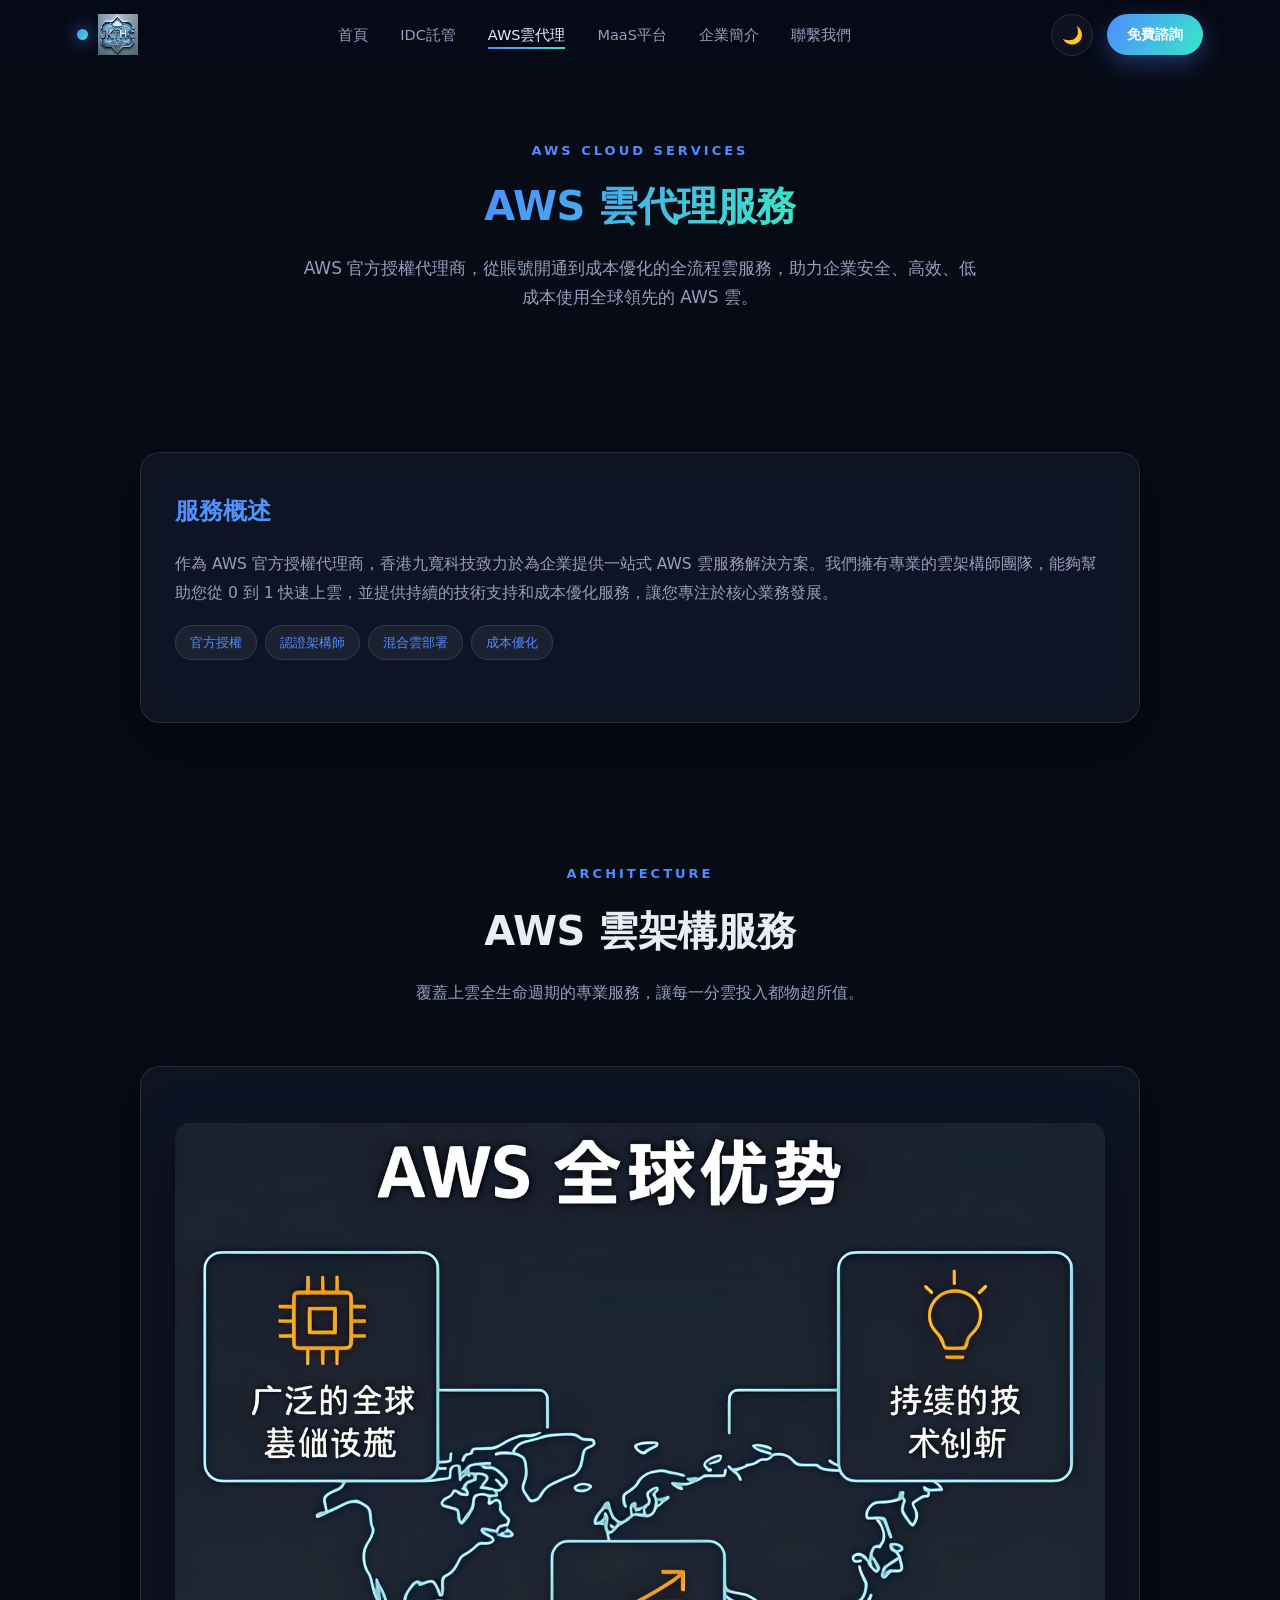
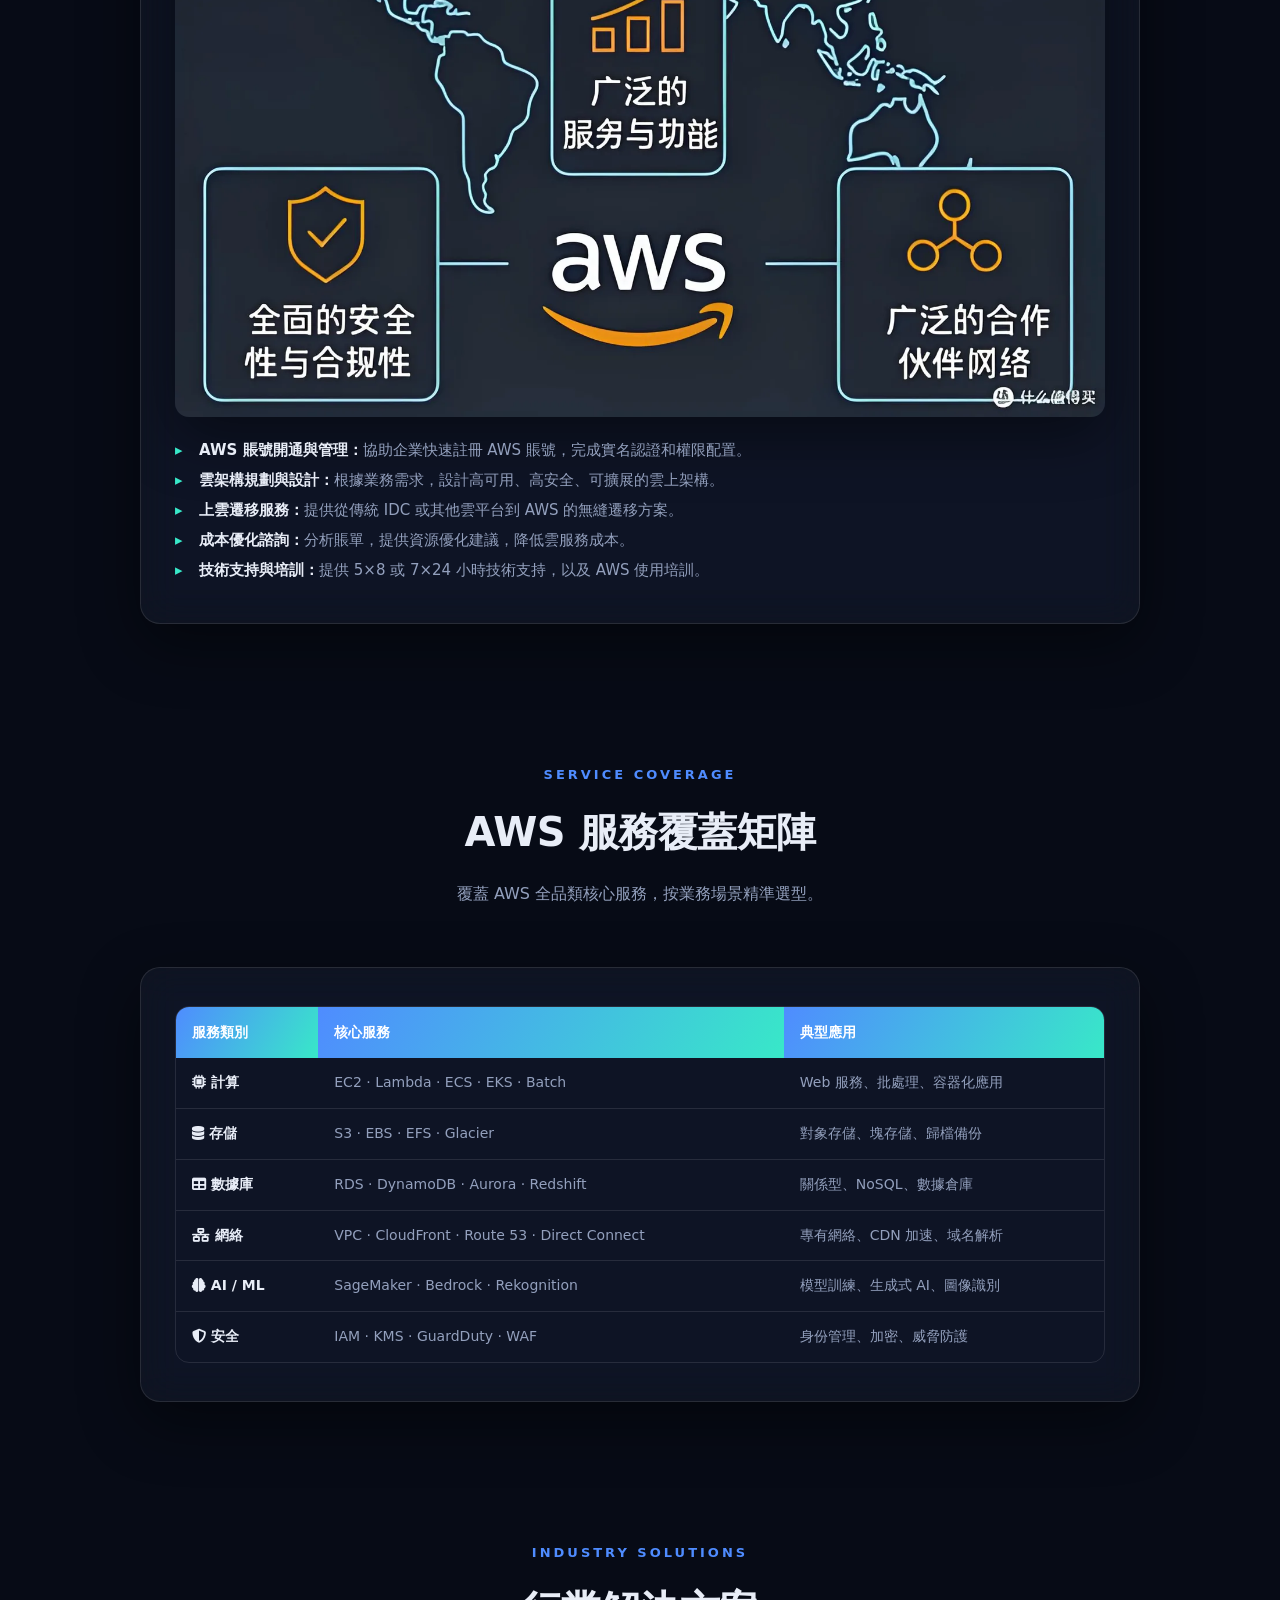
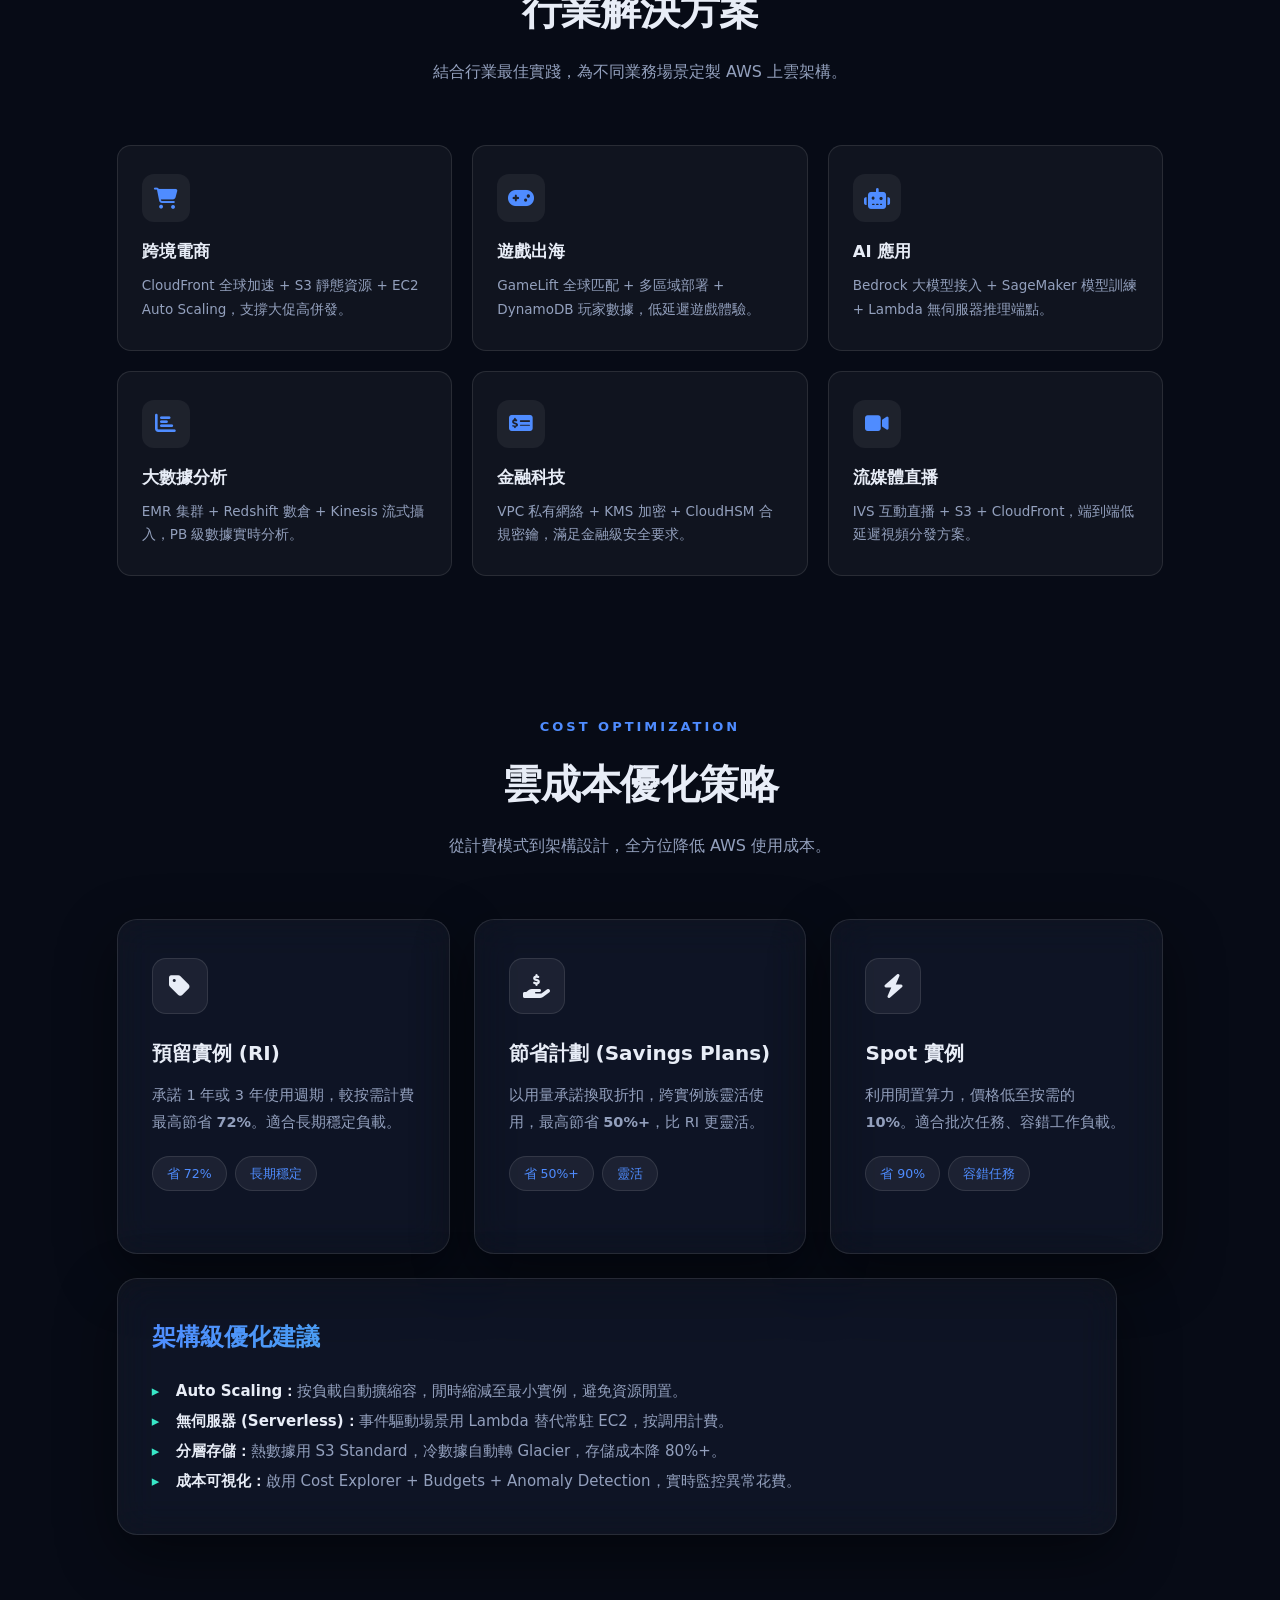
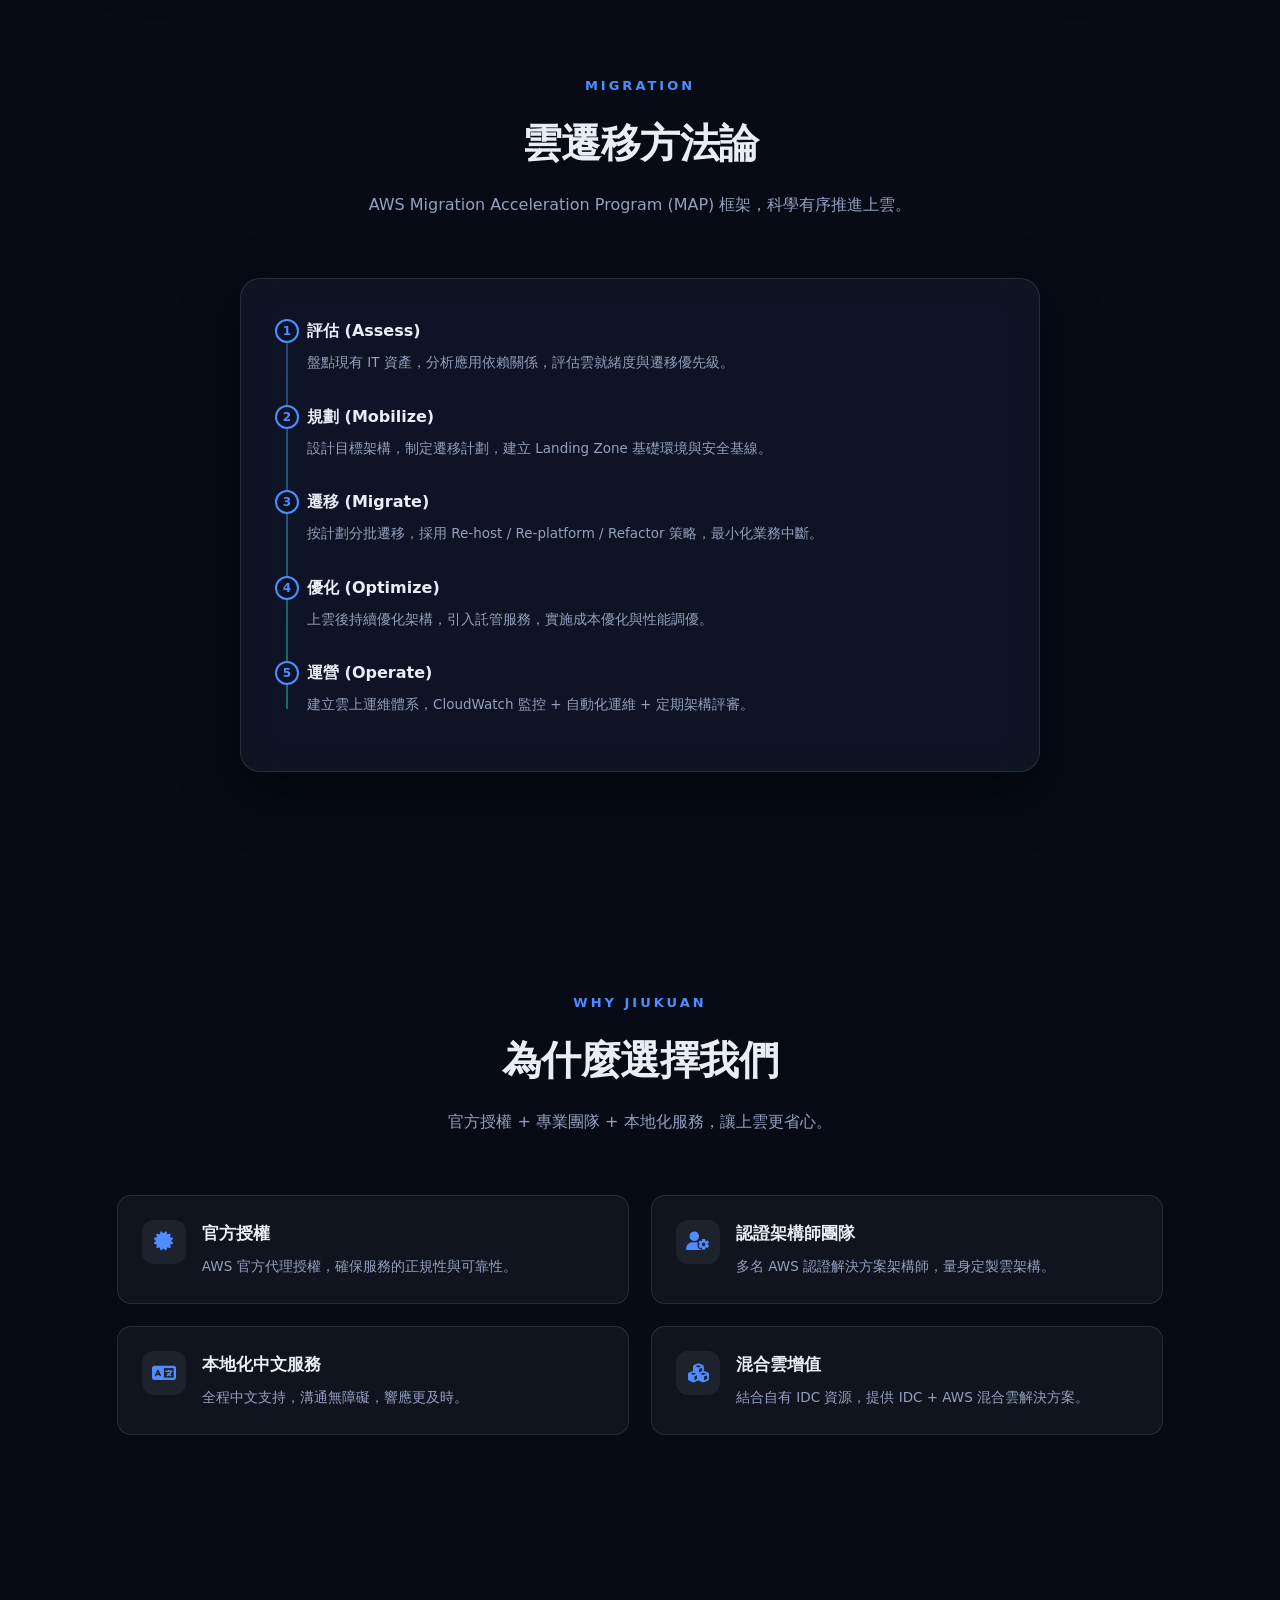
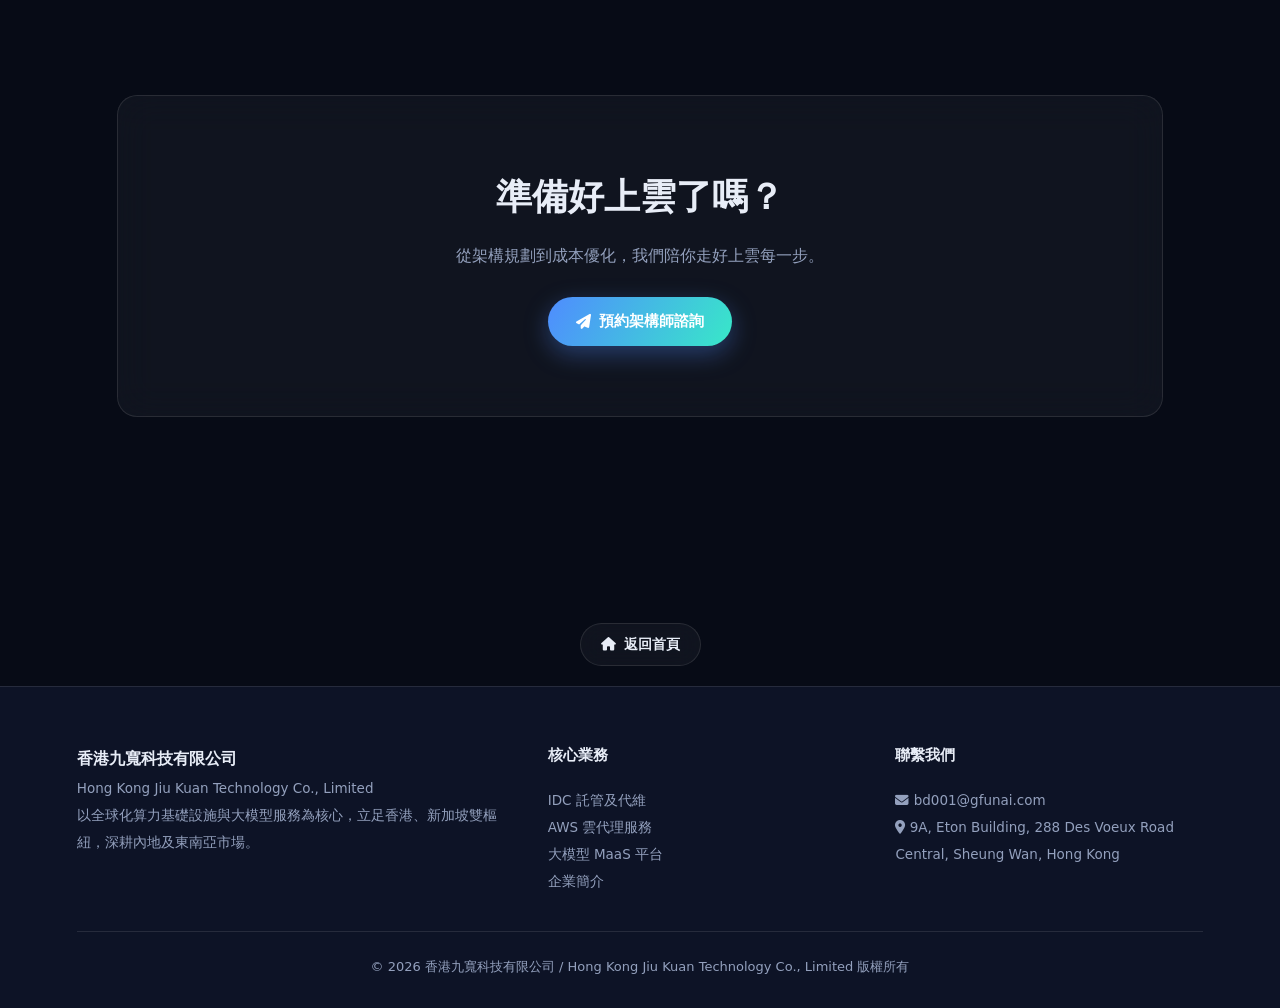
<file: aws.html>
<!DOCTYPE html>
<html lang="zh-CN" data-theme="dark">
<head>
<meta charset="UTF-8">
<meta name="viewport" content="width=device-width, initial-scale=1.0, viewport-fit=cover">
<meta name="x5-fullscreen" content="true">
<title>AWS雲代理服務 - 香港九寬科技</title>
<meta name="keywords" content="AWS雲代理,AWS賬號開通,AWS架構規劃,AWS成本優化,AWS上雲遷移">
<meta name="description" content="香港九寬科技作為AWS官方授權代理商，提供AWS賬號開通、架構規劃、成本優化、上雲遷移、技術支持等全流程雲服務解決方案。">

<meta property="og:type" content="website">
<meta property="og:title" content="AWS雲代理服務 - 香港九寬科技">
<meta property="og:description" content="AWS官方授權代理，從賬號開通到成本優化的全流程雲服務。">
<meta property="og:image" content="logo.webp">

<link rel="icon" href="favicon.svg" type="image/svg+xml">
<link rel="apple-touch-icon" href="favicon.svg">
<link rel="stylesheet" href="https://cdnjs.cloudflare.com/ajax/libs/font-awesome/6.4.0/css/all.min.css">
<link rel="stylesheet" href="assets/css/style.css">
</head>
<body>

<nav id="nav">
    <a href="index.html" class="logo">
        <span class="dot"></span>
        <img src="logo-nav.webp" alt="香港九寬科技 GFUNAI">
    </a>
    <ul class="nav-links" id="navLinks">
        <li><a href="index.html">首頁</a></li>
        <li><a href="idc.html">IDC託管</a></li>
        <li><a href="aws.html" class="active">AWS雲代理</a></li>
        <li><a href="api.html">MaaS平台</a></li>
        <li><a href="about.html">企業簡介</a></li>
        <li><a href="contact.html">聯繫我們</a></li>
    </ul>
    <div class="nav-right">
        <button class="theme-toggle" id="themeBtn" title="切換主題" aria-label="切換主題">🌙</button>
        <a href="contact.html" class="btn sm">免費諮詢</a>
        <button class="hamburger" id="hamburger" aria-label="菜單" aria-expanded="false"><i class="fas fa-bars"></i></button>
    </div>
</nav>
<div class="nav-overlay" id="navOverlay"></div>

<main class="page-main">
<header class="page-hero">
    <div class="eyebrow">AWS Cloud Services</div>
    <h1><span class="gradient-text">AWS 雲代理服務</span></h1>
    <p class="lead" style="max-width:680px;margin:14px auto 0;color:var(--text-soft);font-size:clamp(15px,2vw,17px);">AWS 官方授權代理商，從賬號開通到成本優化的全流程雲服務，助力企業安全、高效、低成本使用全球領先的 AWS 雲。</p>
</header>

<section class="block">
    <div class="glass-card reveal" style="max-width:1000px;margin:0 auto;">
        <h2 class="gradient-text">服務概述</h2>
        <p>作為 AWS 官方授權代理商，香港九寬科技致力於為企業提供一站式 AWS 雲服務解決方案。我們擁有專業的雲架構師團隊，能夠幫助您從 0 到 1 快速上雲，並提供持續的技術支持和成本優化服務，讓您專注於核心業務發展。</p>
        <div class="tag-row" style="margin-top:8px;">
            <span class="tag">官方授權</span>
            <span class="tag">認證架構師</span>
            <span class="tag">混合雲部署</span>
            <span class="tag">成本優化</span>
        </div>
    </div>
</section>

<section class="block" style="padding-top:30px;">
    <div class="section-head reveal">
        <div class="eyebrow">Architecture</div>
        <h2>AWS 雲架構服務</h2>
        <p>覆蓋上雲全生命週期的專業服務，讓每一分雲投入都物超所值。</p>
    </div>
    <div class="glass-card reveal" style="max-width:1000px;margin:0 auto;">
        <img src="aws-cloud.webp" alt="AWS雲架構" class="section-img" loading="lazy">
        <ul>
            <li><strong>AWS 賬號開通與管理：</strong>協助企業快速註冊 AWS 賬號，完成實名認證和權限配置。</li>
            <li><strong>雲架構規劃與設計：</strong>根據業務需求，設計高可用、高安全、可擴展的雲上架構。</li>
            <li><strong>上雲遷移服務：</strong>提供從傳統 IDC 或其他雲平台到 AWS 的無縫遷移方案。</li>
            <li><strong>成本優化諮詢：</strong>分析賬單，提供資源優化建議，降低雲服務成本。</li>
            <li><strong>技術支持與培訓：</strong>提供 5×8 或 7×24 小時技術支持，以及 AWS 使用培訓。</li>
        </ul>
    </div>
</section>

<!-- ====== AWS 服務覆蓋矩陣 ====== -->
<section class="block" style="padding-top:30px;">
    <div class="section-head reveal">
        <div class="eyebrow">Service Coverage</div>
        <h2>AWS 服務覆蓋矩陣</h2>
        <p>覆蓋 AWS 全品類核心服務，按業務場景精準選型。</p>
    </div>
    <div class="glass-card reveal" style="max-width:1000px;margin:0 auto;">
        <div class="spec-table-wrap">
            <table class="spec-table">
                <thead><tr><th>服務類別</th><th>核心服務</th><th>典型應用</th></tr></thead>
                <tbody>
                    <tr><td class="col-label"><i class="fas fa-microchip"></i> 計算</td><td>EC2 · Lambda · ECS · EKS · Batch</td><td>Web 服務、批處理、容器化應用</td></tr>
                    <tr><td class="col-label"><i class="fas fa-database"></i> 存儲</td><td>S3 · EBS · EFS · Glacier</td><td>對象存儲、塊存儲、歸檔備份</td></tr>
                    <tr><td class="col-label"><i class="fas fa-table"></i> 數據庫</td><td>RDS · DynamoDB · Aurora · Redshift</td><td>關係型、NoSQL、數據倉庫</td></tr>
                    <tr><td class="col-label"><i class="fas fa-network-wired"></i> 網絡</td><td>VPC · CloudFront · Route 53 · Direct Connect</td><td>專有網絡、CDN 加速、域名解析</td></tr>
                    <tr><td class="col-label"><i class="fas fa-brain"></i> AI / ML</td><td>SageMaker · Bedrock · Rekognition</td><td>模型訓練、生成式 AI、圖像識別</td></tr>
                    <tr><td class="col-label"><i class="fas fa-shield-halved"></i> 安全</td><td>IAM · KMS · GuardDuty · WAF</td><td>身份管理、加密、威脅防護</td></tr>
                </tbody>
            </table>
        </div>
    </div>
</section>

<!-- ====== 行業解決方案 ====== -->
<section class="block" style="padding-top:30px;">
    <div class="section-head reveal">
        <div class="eyebrow">Industry Solutions</div>
        <h2>行業解決方案</h2>
        <p>結合行業最佳實踐，為不同業務場景定製 AWS 上雲架構。</p>
    </div>
    <div class="industry-grid">
        <div class="industry-card reveal">
            <div class="f-icon"><i class="fas fa-shopping-cart"></i></div>
            <h4>跨境電商</h4>
            <p>CloudFront 全球加速 + S3 靜態資源 + EC2 Auto Scaling，支撐大促高併發。</p>
        </div>
        <div class="industry-card reveal">
            <div class="f-icon"><i class="fas fa-gamepad"></i></div>
            <h4>遊戲出海</h4>
            <p>GameLift 全球匹配 + 多區域部署 + DynamoDB 玩家數據，低延遲遊戲體驗。</p>
        </div>
        <div class="industry-card reveal">
            <div class="f-icon"><i class="fas fa-robot"></i></div>
            <h4>AI 應用</h4>
            <p>Bedrock 大模型接入 + SageMaker 模型訓練 + Lambda 無伺服器推理端點。</p>
        </div>
        <div class="industry-card reveal">
            <div class="f-icon"><i class="fas fa-chart-bar"></i></div>
            <h4>大數據分析</h4>
            <p>EMR 集群 + Redshift 數倉 + Kinesis 流式攝入，PB 級數據實時分析。</p>
        </div>
        <div class="industry-card reveal">
            <div class="f-icon"><i class="fas fa-money-check-dollar"></i></div>
            <h4>金融科技</h4>
            <p>VPC 私有網絡 + KMS 加密 + CloudHSM 合規密鑰，滿足金融級安全要求。</p>
        </div>
        <div class="industry-card reveal">
            <div class="f-icon"><i class="fas fa-video"></i></div>
            <h4>流媒體直播</h4>
            <p>IVS 互動直播 + S3 + CloudFront，端到端低延遲視頻分發方案。</p>
        </div>
    </div>
</section>

<!-- ====== 成本優化策略 ====== -->
<section class="block" style="padding-top:30px;">
    <div class="section-head reveal">
        <div class="eyebrow">Cost Optimization</div>
        <h2>雲成本優化策略</h2>
        <p>從計費模式到架構設計，全方位降低 AWS 使用成本。</p>
    </div>
    <div class="cards-3">
        <div class="glass-card biz-card reveal">
            <div class="icon"><i class="fas fa-tag"></i></div>
            <h3>預留實例 (RI)</h3>
            <p>承諾 1 年或 3 年使用週期，較按需計費最高節省 <strong>72%</strong>。適合長期穩定負載。</p>
            <div class="tag-row" style="margin-top:auto;"><span class="tag">省 72%</span><span class="tag">長期穩定</span></div>
        </div>
        <div class="glass-card biz-card reveal">
            <div class="icon"><i class="fas fa-hand-holding-dollar"></i></div>
            <h3>節省計劃 (Savings Plans)</h3>
            <p>以用量承諾換取折扣，跨實例族靈活使用，最高節省 <strong>50%+</strong>，比 RI 更靈活。</p>
            <div class="tag-row" style="margin-top:auto;"><span class="tag">省 50%+</span><span class="tag">靈活</span></div>
        </div>
        <div class="glass-card biz-card reveal">
            <div class="icon"><i class="fas fa-bolt"></i></div>
            <h3>Spot 實例</h3>
            <p>利用閒置算力，價格低至按需的 <strong>10%</strong>。適合批次任務、容錯工作負載。</p>
            <div class="tag-row" style="margin-top:auto;"><span class="tag">省 90%</span><span class="tag">容錯任務</span></div>
        </div>
    </div>
    <div class="glass-card reveal" style="max-width:1000px;margin-top:24px;">
        <h2 class="gradient-text">架構級優化建議</h2>
        <ul>
            <li><strong>Auto Scaling：</strong>按負載自動擴縮容，閒時縮減至最小實例，避免資源閒置。</li>
            <li><strong>無伺服器 (Serverless)：</strong>事件驅動場景用 Lambda 替代常駐 EC2，按調用計費。</li>
            <li><strong>分層存儲：</strong>熱數據用 S3 Standard，冷數據自動轉 Glacier，存儲成本降 80%+。</li>
            <li><strong>成本可視化：</strong>啟用 Cost Explorer + Budgets + Anomaly Detection，實時監控異常花費。</li>
        </ul>
    </div>
</section>

<!-- ====== 遷移方法論 ====== -->
<section class="block" style="padding-top:30px;">
    <div class="section-head reveal">
        <div class="eyebrow">Migration</div>
        <h2>雲遷移方法論</h2>
        <p>AWS Migration Acceleration Program (MAP) 框架，科學有序推進上雲。</p>
    </div>
    <div class="glass-card reveal" style="max-width:800px;margin:0 auto;">
        <div class="timeline">
            <div class="tl-item">
                <div class="tl-dot">1</div>
                <h4>評估 (Assess)</h4>
                <p>盤點現有 IT 資產，分析應用依賴關係，評估雲就緒度與遷移優先級。</p>
            </div>
            <div class="tl-item">
                <div class="tl-dot">2</div>
                <h4>規劃 (Mobilize)</h4>
                <p>設計目標架構，制定遷移計劃，建立 Landing Zone 基礎環境與安全基線。</p>
            </div>
            <div class="tl-item">
                <div class="tl-dot">3</div>
                <h4>遷移 (Migrate)</h4>
                <p>按計劃分批遷移，採用 Re-host / Re-platform / Refactor 策略，最小化業務中斷。</p>
            </div>
            <div class="tl-item">
                <div class="tl-dot">4</div>
                <h4>優化 (Optimize)</h4>
                <p>上雲後持續優化架構，引入託管服務，實施成本優化與性能調優。</p>
            </div>
            <div class="tl-item">
                <div class="tl-dot">5</div>
                <h4>運營 (Operate)</h4>
                <p>建立雲上運維體系，CloudWatch 監控 + 自動化運維 + 定期架構評審。</p>
            </div>
        </div>
    </div>
</section>

<section class="block" id="why">
    <div class="section-head reveal">
        <div class="eyebrow">Why Jiukuan</div>
        <h2>為什麼選擇我們</h2>
        <p>官方授權 + 專業團隊 + 本地化服務，讓上雲更省心。</p>
    </div>
    <div class="feature-grid">
        <div class="feature reveal">
            <div class="f-icon"><i class="fas fa-certificate"></i></div>
            <div><h4>官方授權</h4><span>AWS 官方代理授權，確保服務的正規性與可靠性。</span></div>
        </div>
        <div class="feature reveal">
            <div class="f-icon"><i class="fas fa-user-gear"></i></div>
            <div><h4>認證架構師團隊</h4><span>多名 AWS 認證解決方案架構師，量身定製雲架構。</span></div>
        </div>
        <div class="feature reveal">
            <div class="f-icon"><i class="fas fa-language"></i></div>
            <div><h4>本地化中文服務</h4><span>全程中文支持，溝通無障礙，響應更及時。</span></div>
        </div>
        <div class="feature reveal">
            <div class="f-icon"><i class="fas fa-cubes"></i></div>
            <div><h4>混合雲增值</h4><span>結合自有 IDC 資源，提供 IDC + AWS 混合雲解決方案。</span></div>
        </div>
    </div>
</section>

<section class="block">
    <div class="cta-band reveal">
        <h2>準備好上雲了嗎？</h2>
        <p>從架構規劃到成本優化，我們陪你走好上雲每一步。</p>
        <a href="contact.html" class="btn"><i class="fas fa-paper-plane"></i> 預約架構師諮詢</a>
    </div>
</section>

<div class="back-home"><a href="index.html" class="btn ghost sm"><i class="fas fa-home"></i> 返回首頁</a></div>
</main>

<footer>
    <div class="footer-grid">
        <div class="footer-col">
            <p class="brand-name">香港九寬科技有限公司</p>
            <p>Hong Kong Jiu Kuan Technology Co., Limited</p>
            <p>以全球化算力基礎設施與大模型服務為核心，立足香港、新加坡雙樞紐，深耕內地及東南亞市場。</p>
        </div>
        <div class="footer-col">
            <h4>核心業務</h4>
            <ul>
                <li><a href="idc.html">IDC 託管及代維</a></li>
                <li><a href="aws.html">AWS 雲代理服務</a></li>
                <li><a href="api.html">大模型 MaaS 平台</a></li>
                <li><a href="about.html">企業簡介</a></li>
            </ul>
        </div>
        <div class="footer-col">
            <h4>聯繫我們</h4>
            <ul>
                <li><i class="fas fa-envelope"></i> bd001@gfunai.com</li>
                <li><i class="fas fa-location-dot"></i> 9A, Eton Building, 288 Des Voeux Road Central, Sheung Wan, Hong Kong</li>
            </ul>
        </div>
    </div>
    <div class="copyright">© 2026 香港九寬科技有限公司 / Hong Kong Jiu Kuan Technology Co., Limited 版權所有</div>
</footer>

<script src="assets/js/main.js"></script>
</body>
</html>
</file>
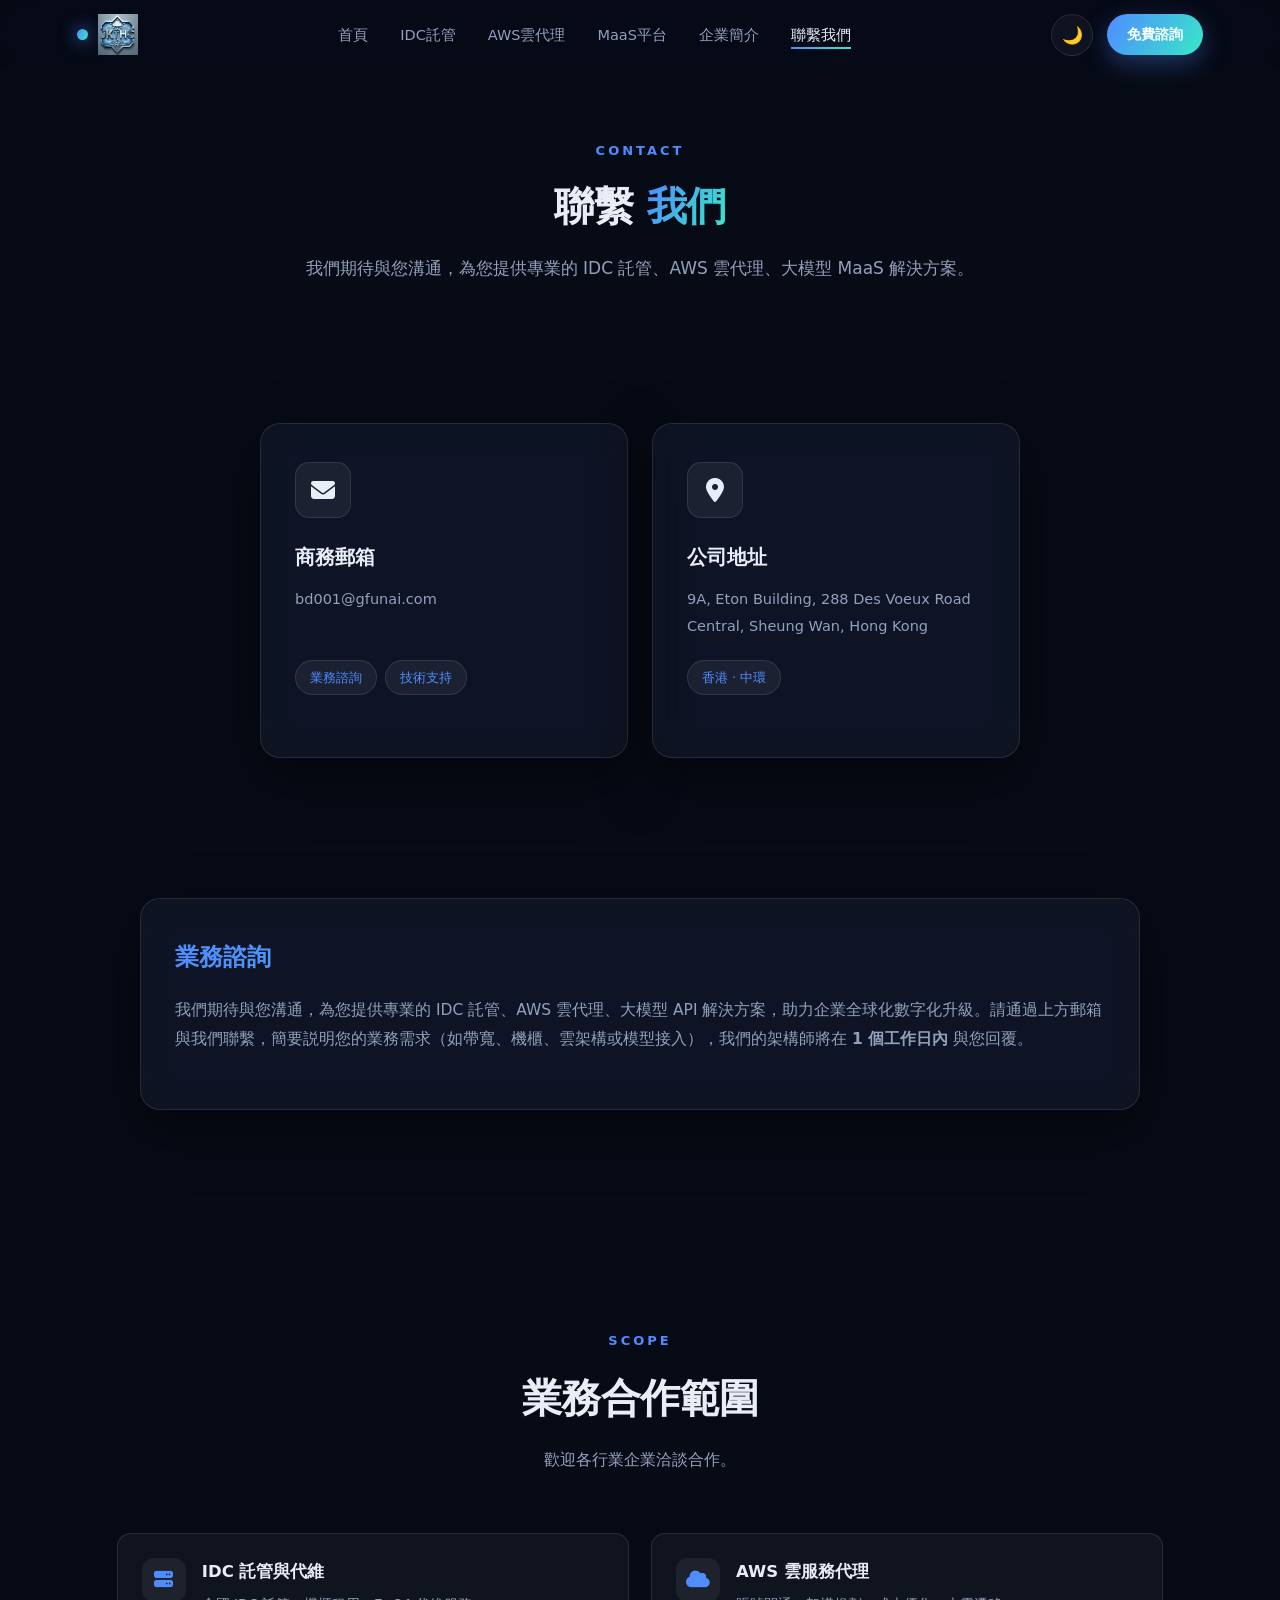
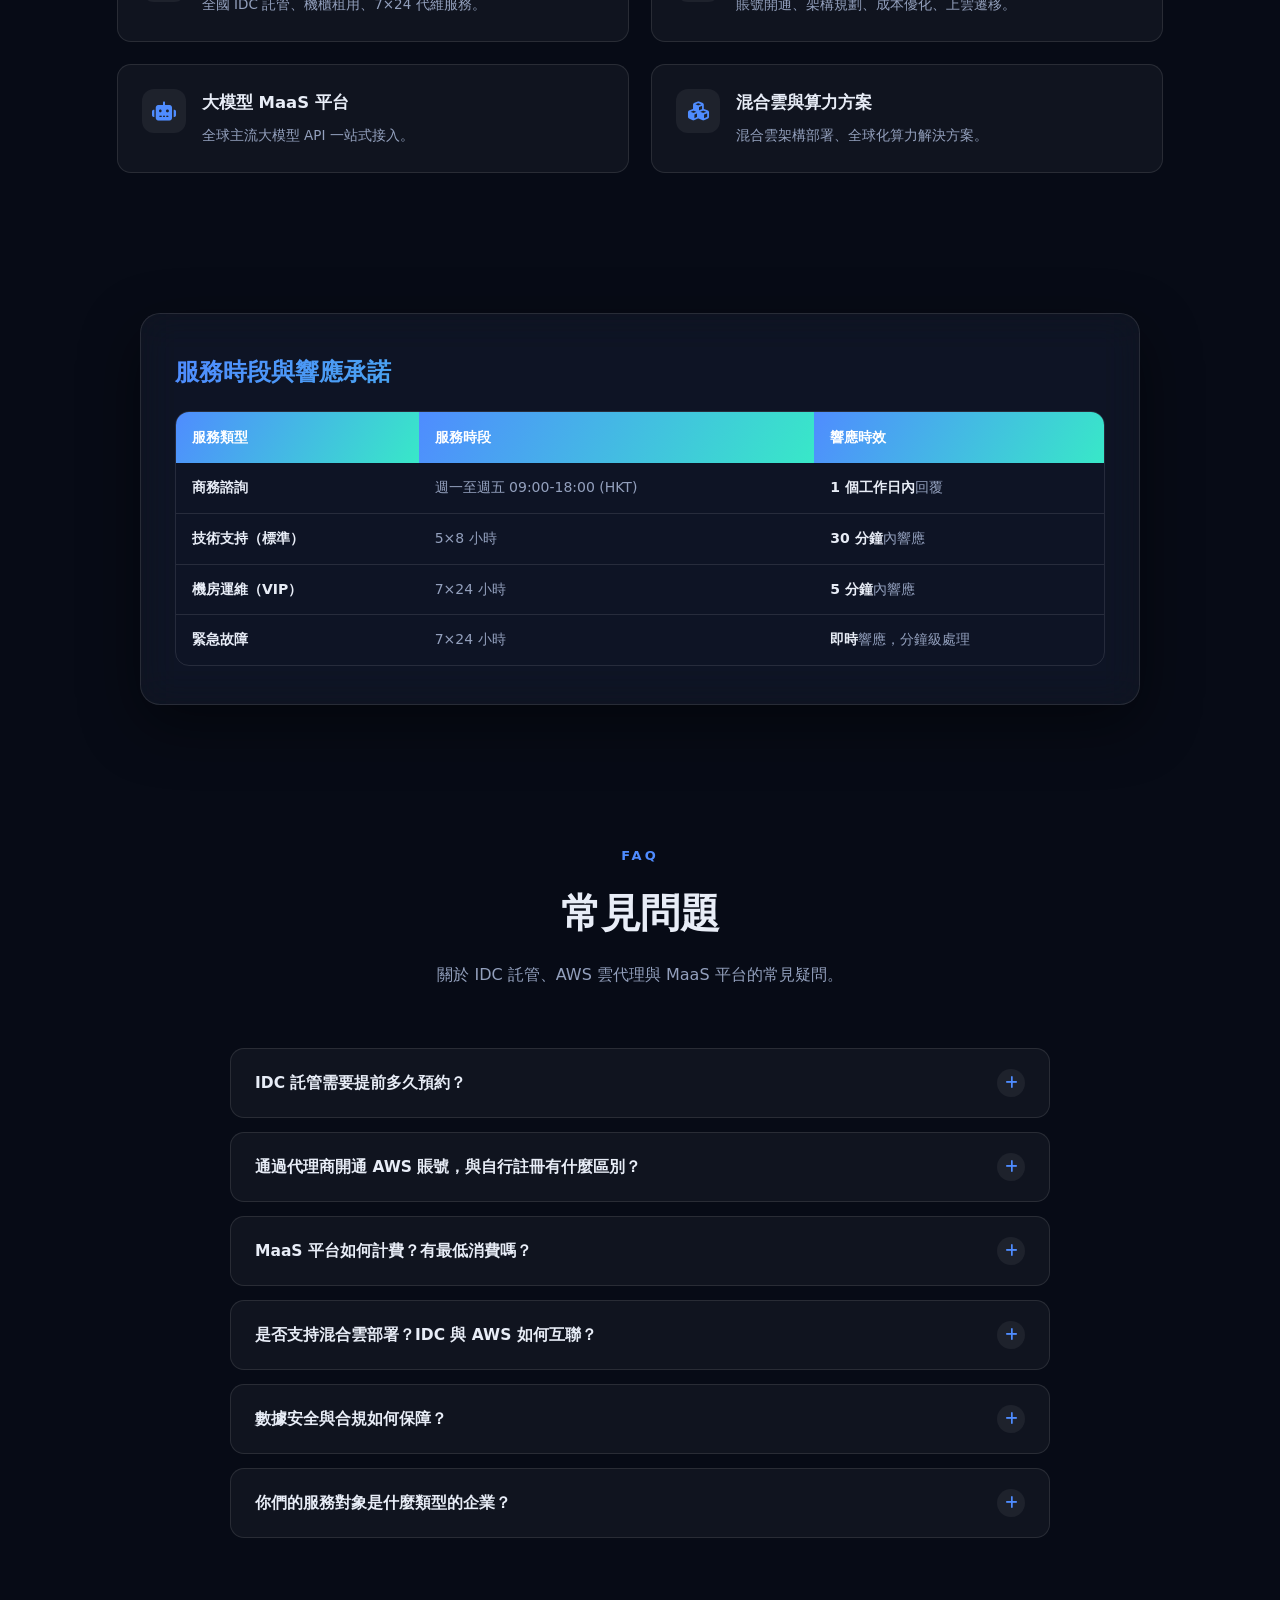
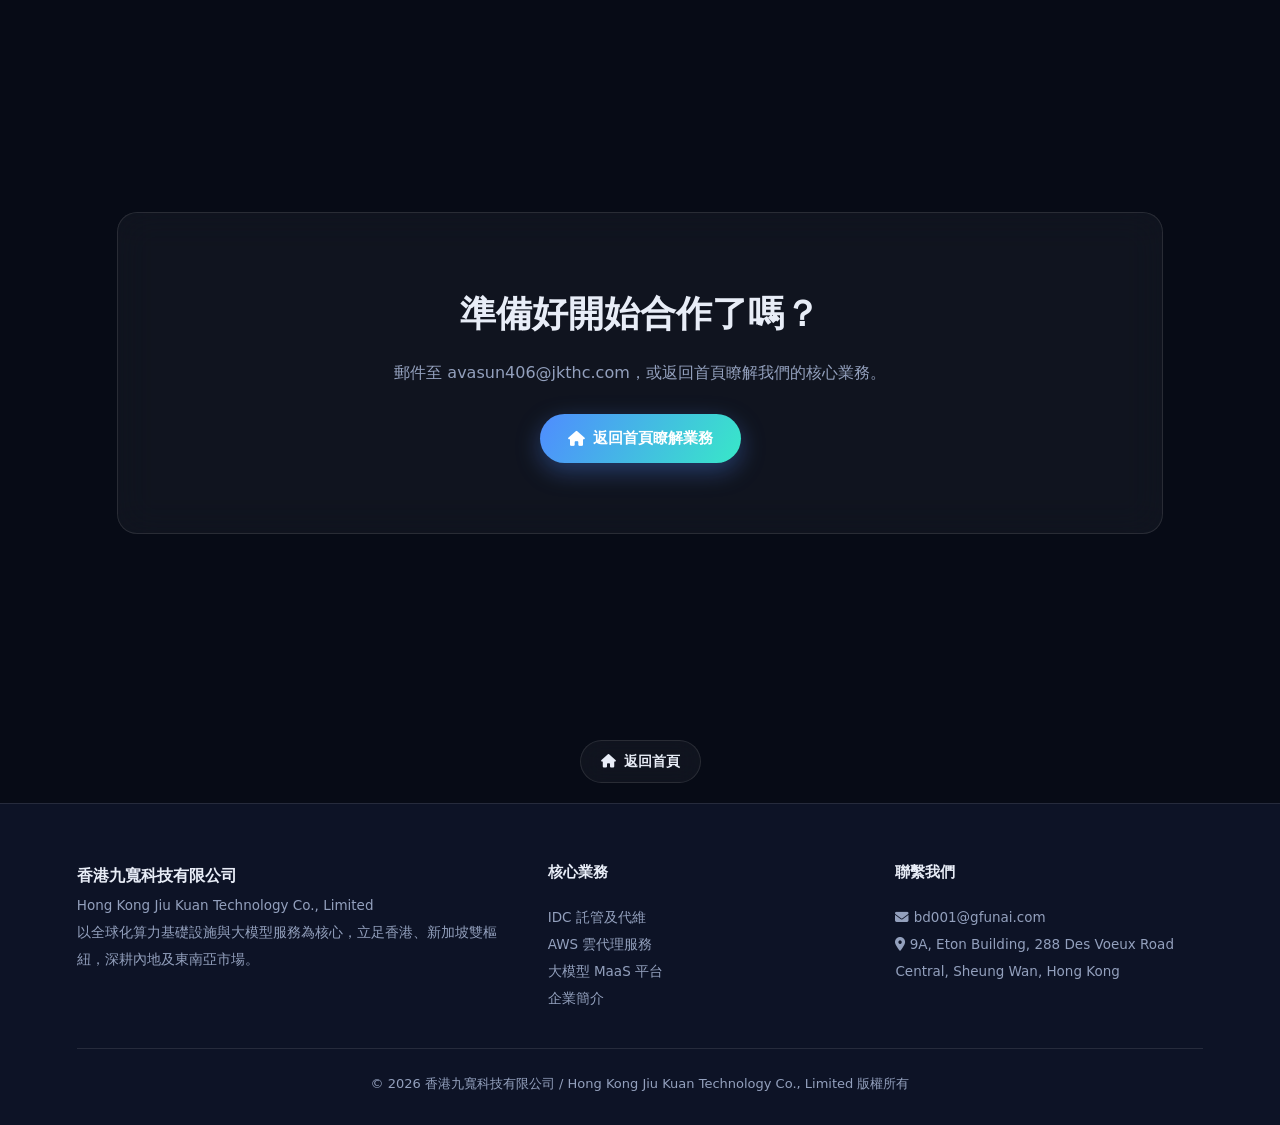
<file: contact.html>
<!DOCTYPE html>
<html lang="zh-CN" data-theme="dark">
<head>
<meta charset="UTF-8">
<meta name="viewport" content="width=device-width, initial-scale=1.0, viewport-fit=cover">
<meta name="x5-fullscreen" content="true">
<title>聯繫我們 - 香港九寬科技</title>
<meta name="keywords" content="聯繫九寬科技,業務諮詢,IDC託管,AWS代理,大模型API">
<meta name="description" content="聯繫香港九寬科技，獲取專業的IDC託管、AWS雲代理、大模型MaaS平台解決方案諮詢與技術支持。">

<meta property="og:type" content="website">
<meta property="og:title" content="聯繫我們 - 香港九寬科技">
<meta property="og:description" content="香港九寬科技，為您提供IDC託管、AWS雲代理、大模型MaaS平台專業諮詢。">
<meta property="og:image" content="logo.webp">

<link rel="icon" href="favicon.svg" type="image/svg+xml">
<link rel="apple-touch-icon" href="favicon.svg">
<link rel="stylesheet" href="https://cdnjs.cloudflare.com/ajax/libs/font-awesome/6.4.0/css/all.min.css">
<link rel="stylesheet" href="assets/css/style.css">
</head>
<body>

<nav id="nav">
    <a href="index.html" class="logo">
        <span class="dot"></span>
        <img src="logo-nav.webp" alt="香港九寬科技 GFUNAI">
    </a>
    <ul class="nav-links" id="navLinks">
        <li><a href="index.html">首頁</a></li>
        <li><a href="idc.html">IDC託管</a></li>
        <li><a href="aws.html">AWS雲代理</a></li>
        <li><a href="api.html">MaaS平台</a></li>
        <li><a href="about.html">企業簡介</a></li>
        <li><a href="contact.html" class="active">聯繫我們</a></li>
    </ul>
    <div class="nav-right">
        <button class="theme-toggle" id="themeBtn" title="切換主題" aria-label="切換主題">🌙</button>
        <a href="contact.html" class="btn sm">免費諮詢</a>
        <button class="hamburger" id="hamburger" aria-label="菜單" aria-expanded="false"><i class="fas fa-bars"></i></button>
    </div>
</nav>
<div class="nav-overlay" id="navOverlay"></div>

<main class="page-main">
<header class="page-hero">
    <div class="eyebrow">Contact</div>
    <h1>聯繫 <span class="gradient-text">我們</span></h1>
    <p class="lead" style="max-width:680px;margin:14px auto 0;color:var(--text-soft);font-size:clamp(15px,2vw,17px);">我們期待與您溝通，為您提供專業的 IDC 託管、AWS 雲代理、大模型 MaaS 解決方案。</p>
</header>

<section class="block">
    <div class="cards-2">
        <div class="glass-card biz-card reveal">
            <div class="icon"><i class="fas fa-envelope"></i></div>
            <h3>商務郵箱</h3>
            <p>bd001@gfunai.com</p>
            <div class="tag-row" style="margin-top:auto;"><span class="tag">業務諮詢</span><span class="tag">技術支持</span></div>
        </div>
        <div class="glass-card biz-card reveal">
            <div class="icon"><i class="fas fa-location-dot"></i></div>
            <h3>公司地址</h3>
            <p>9A, Eton Building, 288 Des Voeux Road Central, Sheung Wan, Hong Kong</p>
            <div class="tag-row" style="margin-top:auto;"><span class="tag">香港 · 中環</span></div>
        </div>
    </div>
</section>

<section class="block" style="padding-top:30px;">
    <div class="glass-card reveal" style="max-width:1000px;margin:0 auto;">
        <h2 class="gradient-text">業務諮詢</h2>
        <p>我們期待與您溝通，為您提供專業的 IDC 託管、AWS 雲代理、大模型 API 解決方案，助力企業全球化數字化升級。請通過上方郵箱與我們聯繫，簡要説明您的業務需求（如帶寬、機櫃、雲架構或模型接入），我們的架構師將在 <strong>1 個工作日內</strong> 與您回覆。</p>
    </div>
</section>

<section class="block" id="why">
    <div class="section-head reveal">
        <div class="eyebrow">Scope</div>
        <h2>業務合作範圍</h2>
        <p>歡迎各行業企業洽談合作。</p>
    </div>
    <div class="feature-grid">
        <div class="feature reveal">
            <div class="f-icon"><i class="fas fa-server"></i></div>
            <div><h4>IDC 託管與代維</h4><span>全國 IDC 託管、機櫃租用、7×24 代維服務。</span></div>
        </div>
        <div class="feature reveal">
            <div class="f-icon"><i class="fas fa-cloud"></i></div>
            <div><h4>AWS 雲服務代理</h4><span>賬號開通、架構規劃、成本優化、上雲遷移。</span></div>
        </div>
        <div class="feature reveal">
            <div class="f-icon"><i class="fas fa-robot"></i></div>
            <div><h4>大模型 MaaS 平台</h4><span>全球主流大模型 API 一站式接入。</span></div>
        </div>
        <div class="feature reveal">
            <div class="f-icon"><i class="fas fa-cubes"></i></div>
            <div><h4>混合雲與算力方案</h4><span>混合雲架構部署、全球化算力解決方案。</span></div>
        </div>
    </div>
</section>

<!-- ====== 服務時段 ====== -->
<section class="block" style="padding-top:30px;">
    <div class="glass-card reveal" style="max-width:1000px;margin:0 auto;">
        <h2 class="gradient-text">服務時段與響應承諾</h2>
        <div class="spec-table-wrap">
            <table class="spec-table">
                <thead><tr><th>服務類型</th><th>服務時段</th><th>響應時效</th></tr></thead>
                <tbody>
                    <tr><td class="col-label">商務諮詢</td><td>週一至週五 09:00-18:00 (HKT)</td><td><strong>1 個工作日內</strong>回覆</td></tr>
                    <tr><td class="col-label">技術支持（標準）</td><td>5×8 小時</td><td><strong>30 分鐘</strong>內響應</td></tr>
                    <tr><td class="col-label">機房運維（VIP）</td><td>7×24 小時</td><td><strong>5 分鐘</strong>內響應</td></tr>
                    <tr><td class="col-label">緊急故障</td><td>7×24 小時</td><td><strong>即時</strong>響應，分鐘級處理</td></tr>
                </tbody>
            </table>
        </div>
    </div>
</section>

<!-- ====== 常見問題 FAQ ====== -->
<section class="block" style="padding-top:30px;">
    <div class="section-head reveal">
        <div class="eyebrow">FAQ</div>
        <h2>常見問題</h2>
        <p>關於 IDC 託管、AWS 雲代理與 MaaS 平台的常見疑問。</p>
    </div>
    <div style="max-width:820px;margin:0 auto;">
        <div class="faq-item reveal">
            <button class="faq-q">IDC 託管需要提前多久預約？<span class="faq-icon"><i class="fas fa-plus"></i></span></button>
            <div class="faq-a"><div class="faq-a-inner">一般情況下，簽約後 3-5 個工作日內即可完成設備上架與線路接入。整櫃租用或特殊電力需求（如高密度 GPU 機櫃）可能需要 1-2 週準備，具體以方案確認後的交付計劃為準。</div></div>
        </div>
        <div class="faq-item reveal">
            <button class="faq-q">通過代理商開通 AWS 賬號，與自行註冊有什麼區別？<span class="faq-icon"><i class="fas fa-plus"></i></span></button>
            <div class="faq-a"><div class="faq-a-inner">代理商提供的是增值服務：包括賬號開通協助、架構規劃、成本優化建議、本地化中文技術支持，以及潛在的賬單折扣。自行註冊則需要自行解決所有技術問題和賬單管理。</div></div>
        </div>
        <div class="faq-item reveal">
            <button class="faq-q">MaaS 平台如何計費？有最低消費嗎？<span class="faq-icon"><i class="fas fa-plus"></i></span></button>
            <div class="faq-a"><div class="faq-a-inner">按 Token 用量計費（輸入 + 輸出分開計算），不同模型定價不同。無固定月費，用多少算多少。企業客戶可申請批量額度享階梯優惠，無強制最低消費。</div></div>
        </div>
        <div class="faq-item reveal">
            <button class="faq-q">是否支持混合雲部署？IDC 與 AWS 如何互聯？<span class="faq-icon"><i class="fas fa-plus"></i></span></button>
            <div class="faq-a"><div class="faq-a-inner">支持。我們提供自有 IDC 與 AWS 之間的雲專線直達（Direct Connect），低延遲、高帶寬、穩定安全，可構建 IDC + 雲的混合雲架構，數據同步與容災兩不誤。</div></div>
        </div>
        <div class="faq-item reveal">
            <button class="faq-q">數據安全與合規如何保障？<span class="faq-icon"><i class="fas fa-plus"></i></span></button>
            <div class="faq-a"><div class="faq-a-inner">IDC 機房通過 ISO 27001 / SOC 2 Type II 認證，配備生物識別安防、CCTV 24 小時監控、氣體滅火系統。AWS 服務遵循雲安全最佳實踐（IAM/KMS/WAF）。MaaS 平台數據傳輸全程 TLS 加密，不留存客戶對話內容。</div></div>
        </div>
        <div class="faq-item reveal">
            <button class="faq-q">你們的服務對象是什麼類型的企業？<span class="faq-icon"><i class="fas fa-plus"></i></span></button>
            <div class="faq-a"><div class="faq-a-inner">主要服務跨境電商、遊戲出海、金融科技、AI 應用開發、企業 IT 全球化等場景的企業客戶。從初創公司到大型企業，我們都能提供匹配的託管、雲服務與 AI 接入方案。</div></div>
        </div>
    </div>
</section>

<section class="block">
    <div class="cta-band reveal">
        <h2>準備好開始合作了嗎？</h2>
        <p>郵件至 avasun406@jkthc.com，或返回首頁瞭解我們的核心業務。</p>
        <a href="index.html" class="btn"><i class="fas fa-home"></i> 返回首頁瞭解業務</a>
    </div>
</section>

<div class="back-home"><a href="index.html" class="btn ghost sm"><i class="fas fa-home"></i> 返回首頁</a></div>
</main>

<footer>
    <div class="footer-grid">
        <div class="footer-col">
            <p class="brand-name">香港九寬科技有限公司</p>
            <p>Hong Kong Jiu Kuan Technology Co., Limited</p>
            <p>以全球化算力基礎設施與大模型服務為核心，立足香港、新加坡雙樞紐，深耕內地及東南亞市場。</p>
        </div>
        <div class="footer-col">
            <h4>核心業務</h4>
            <ul>
                <li><a href="idc.html">IDC 託管及代維</a></li>
                <li><a href="aws.html">AWS 雲代理服務</a></li>
                <li><a href="api.html">大模型 MaaS 平台</a></li>
                <li><a href="about.html">企業簡介</a></li>
            </ul>
        </div>
        <div class="footer-col">
            <h4>聯繫我們</h4>
            <ul>
                <li><i class="fas fa-envelope"></i> bd001@gfunai.com</li>
                <li><i class="fas fa-location-dot"></i> 9A, Eton Building, 288 Des Voeux Road Central, Sheung Wan, Hong Kong</li>
            </ul>
        </div>
    </div>
    <div class="copyright">© 2026 香港九寬科技有限公司 / Hong Kong Jiu Kuan Technology Co., Limited 版權所有</div>
</footer>

<script src="assets/js/main.js"></script>
</body>
</html>
</file>
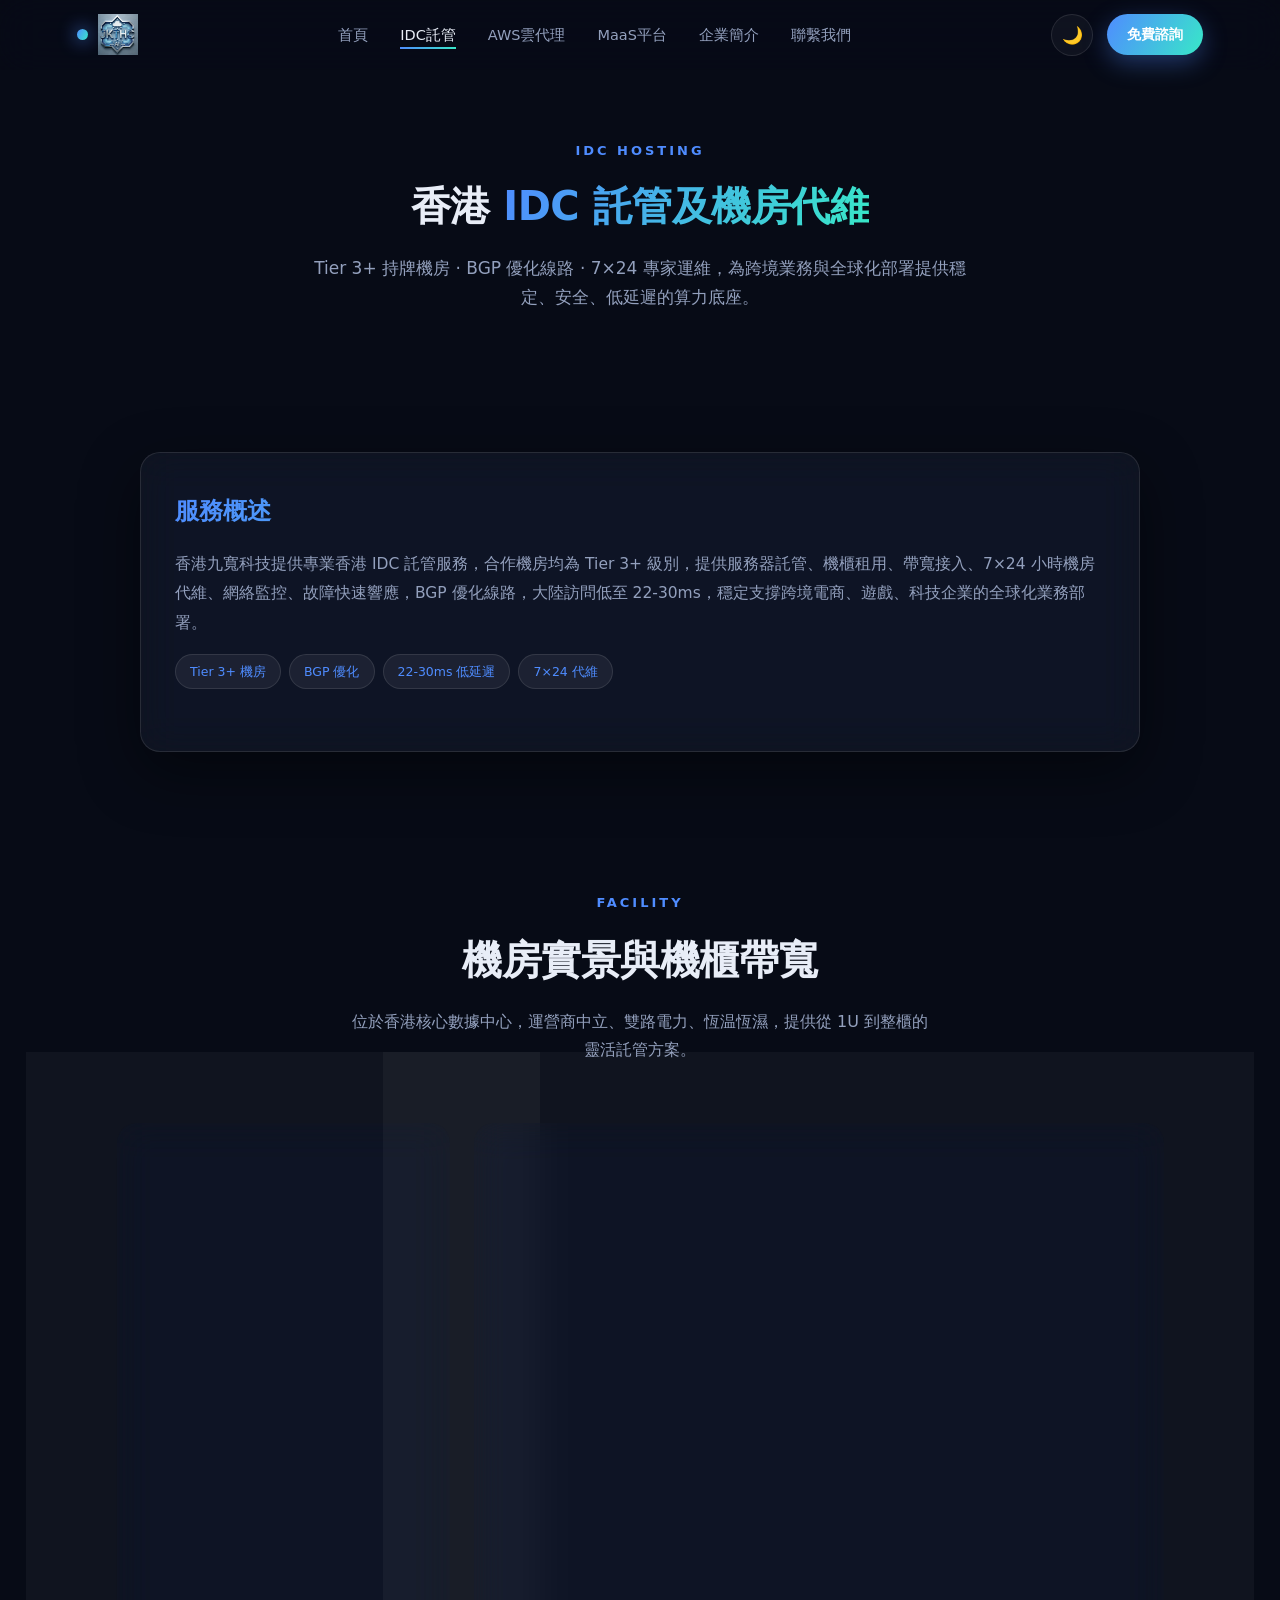
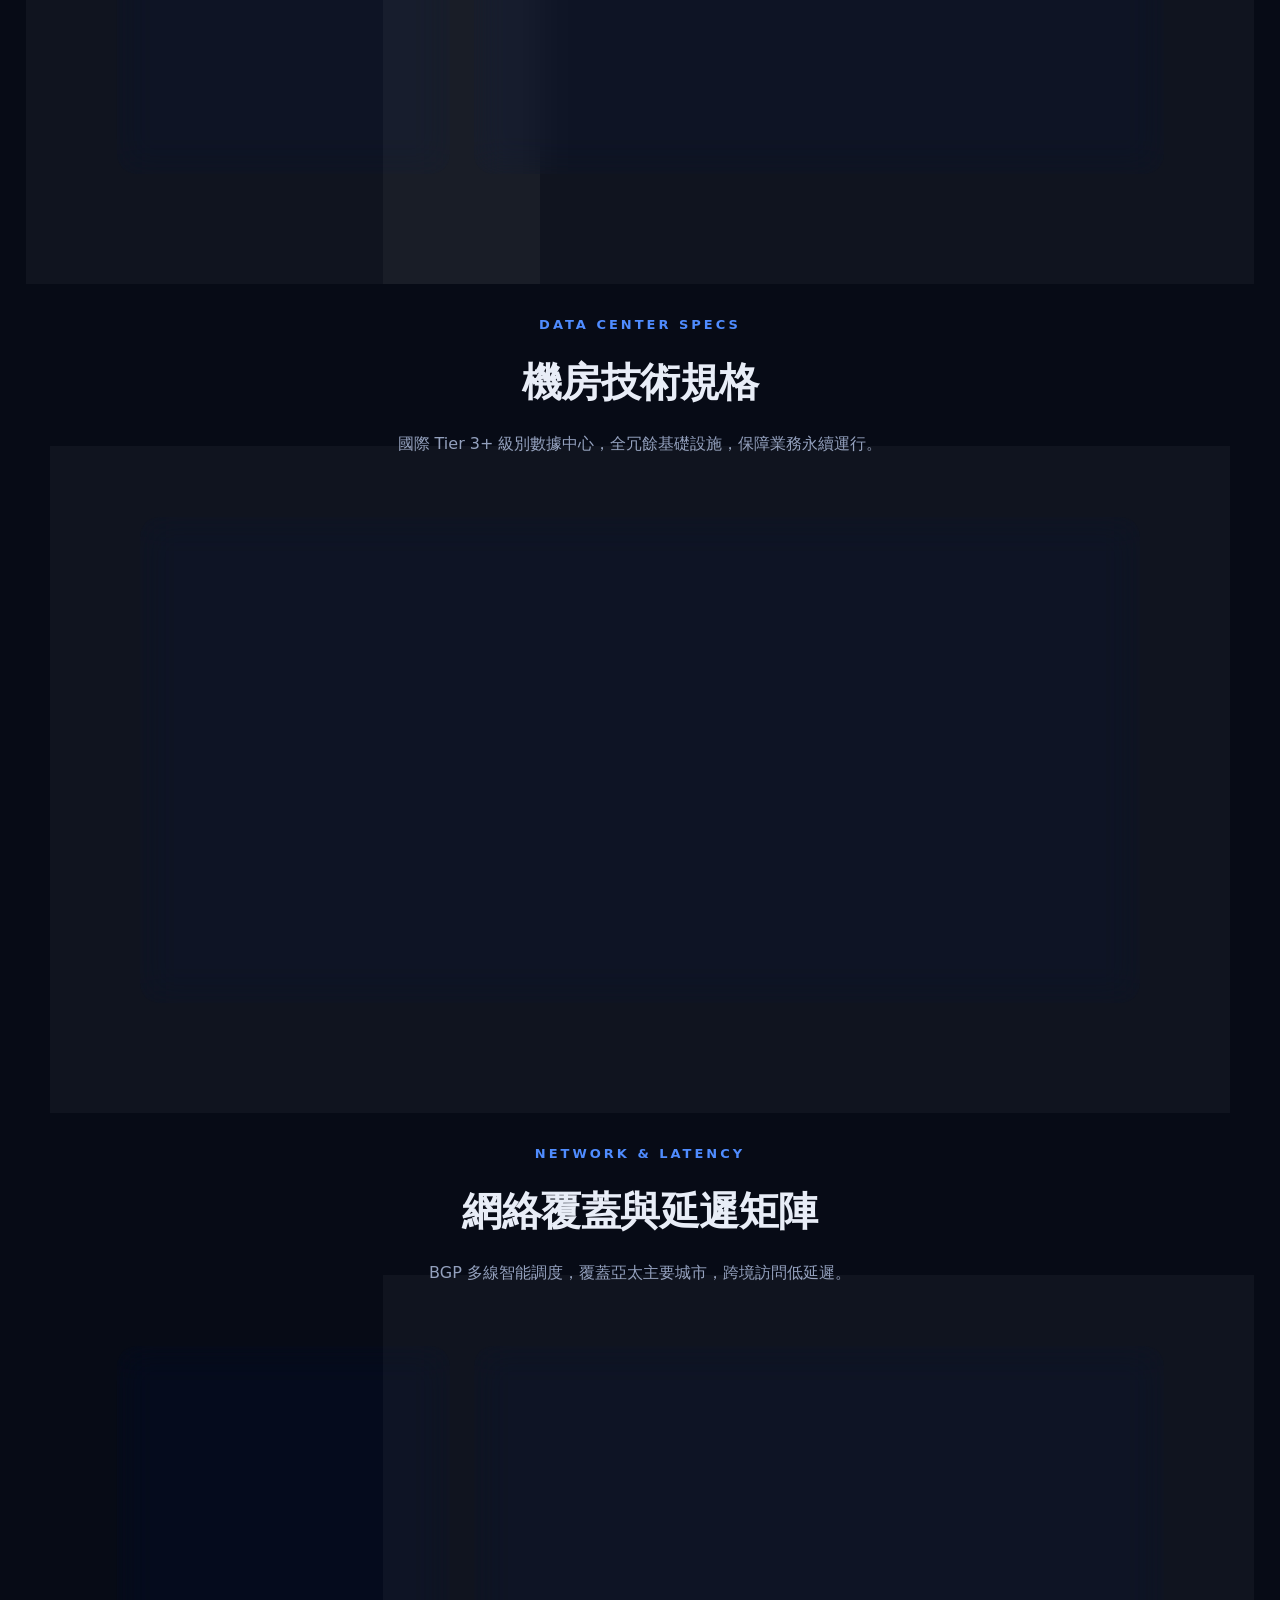
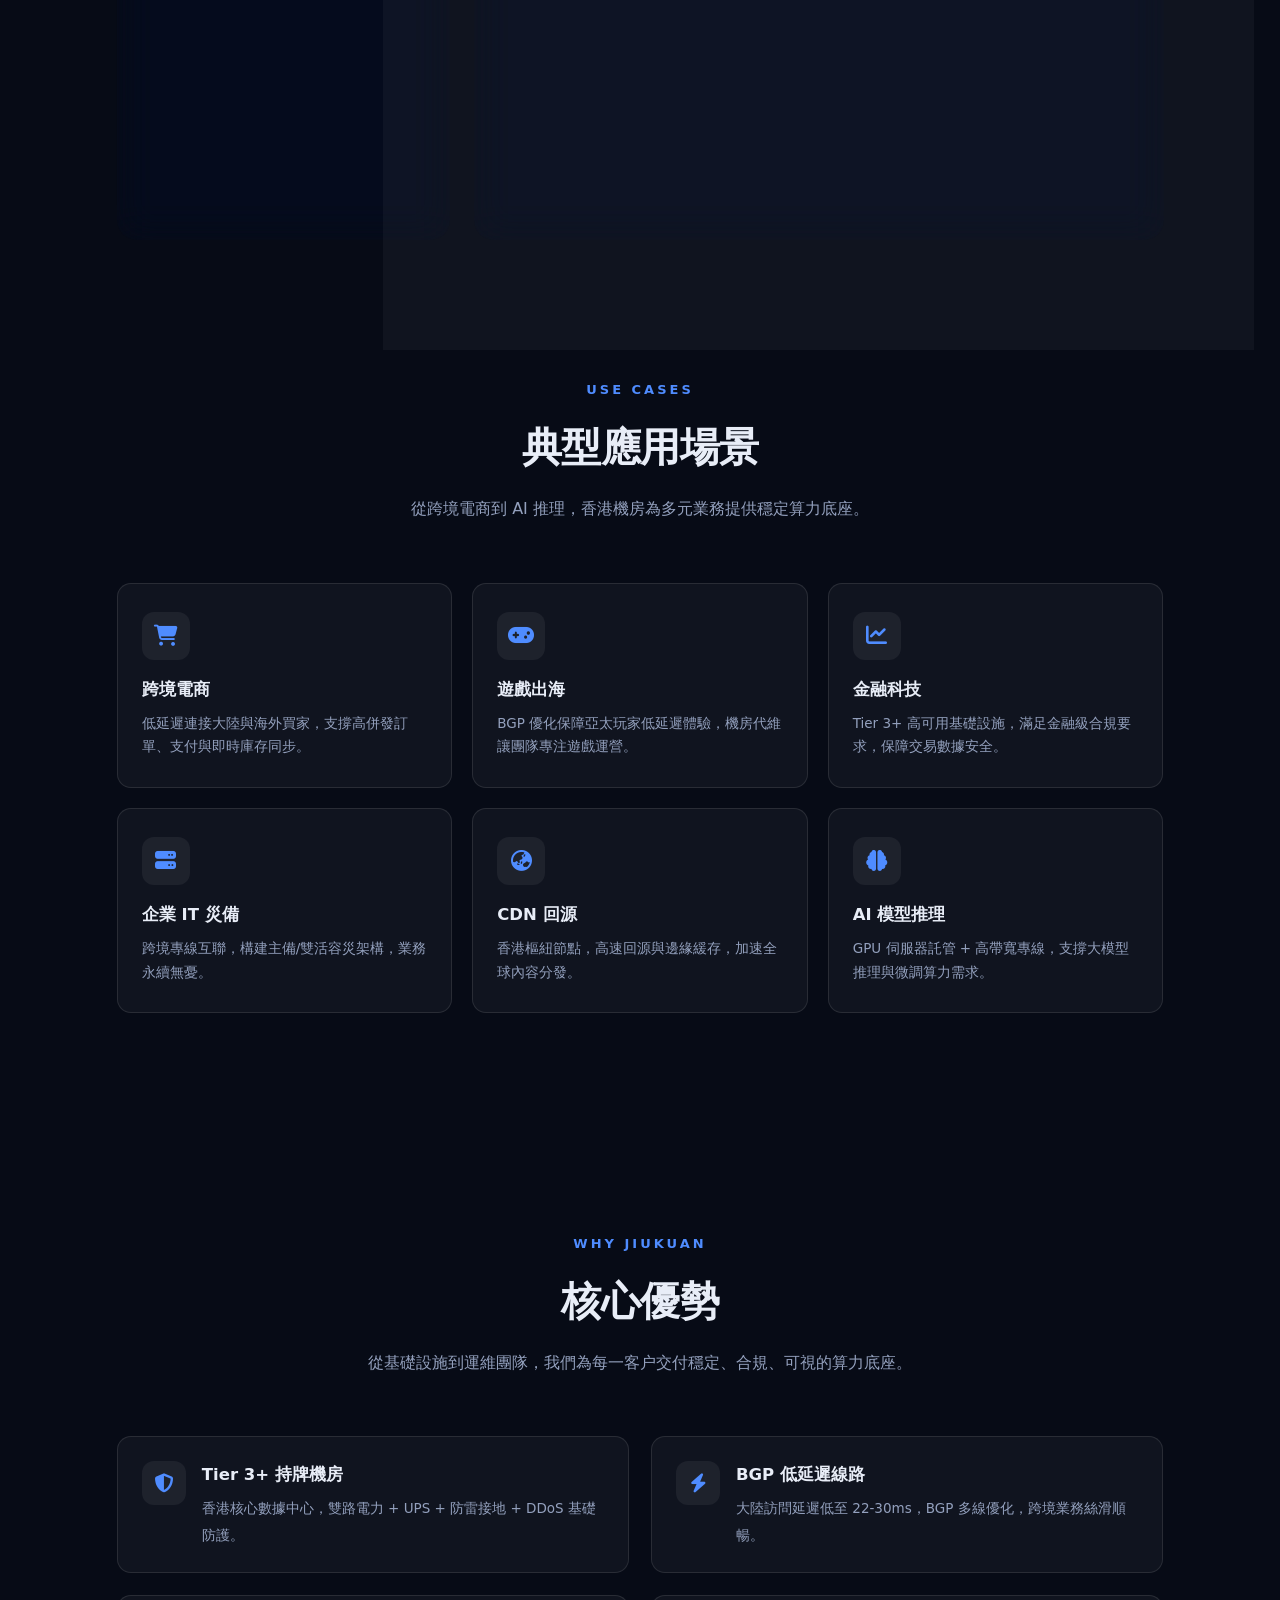
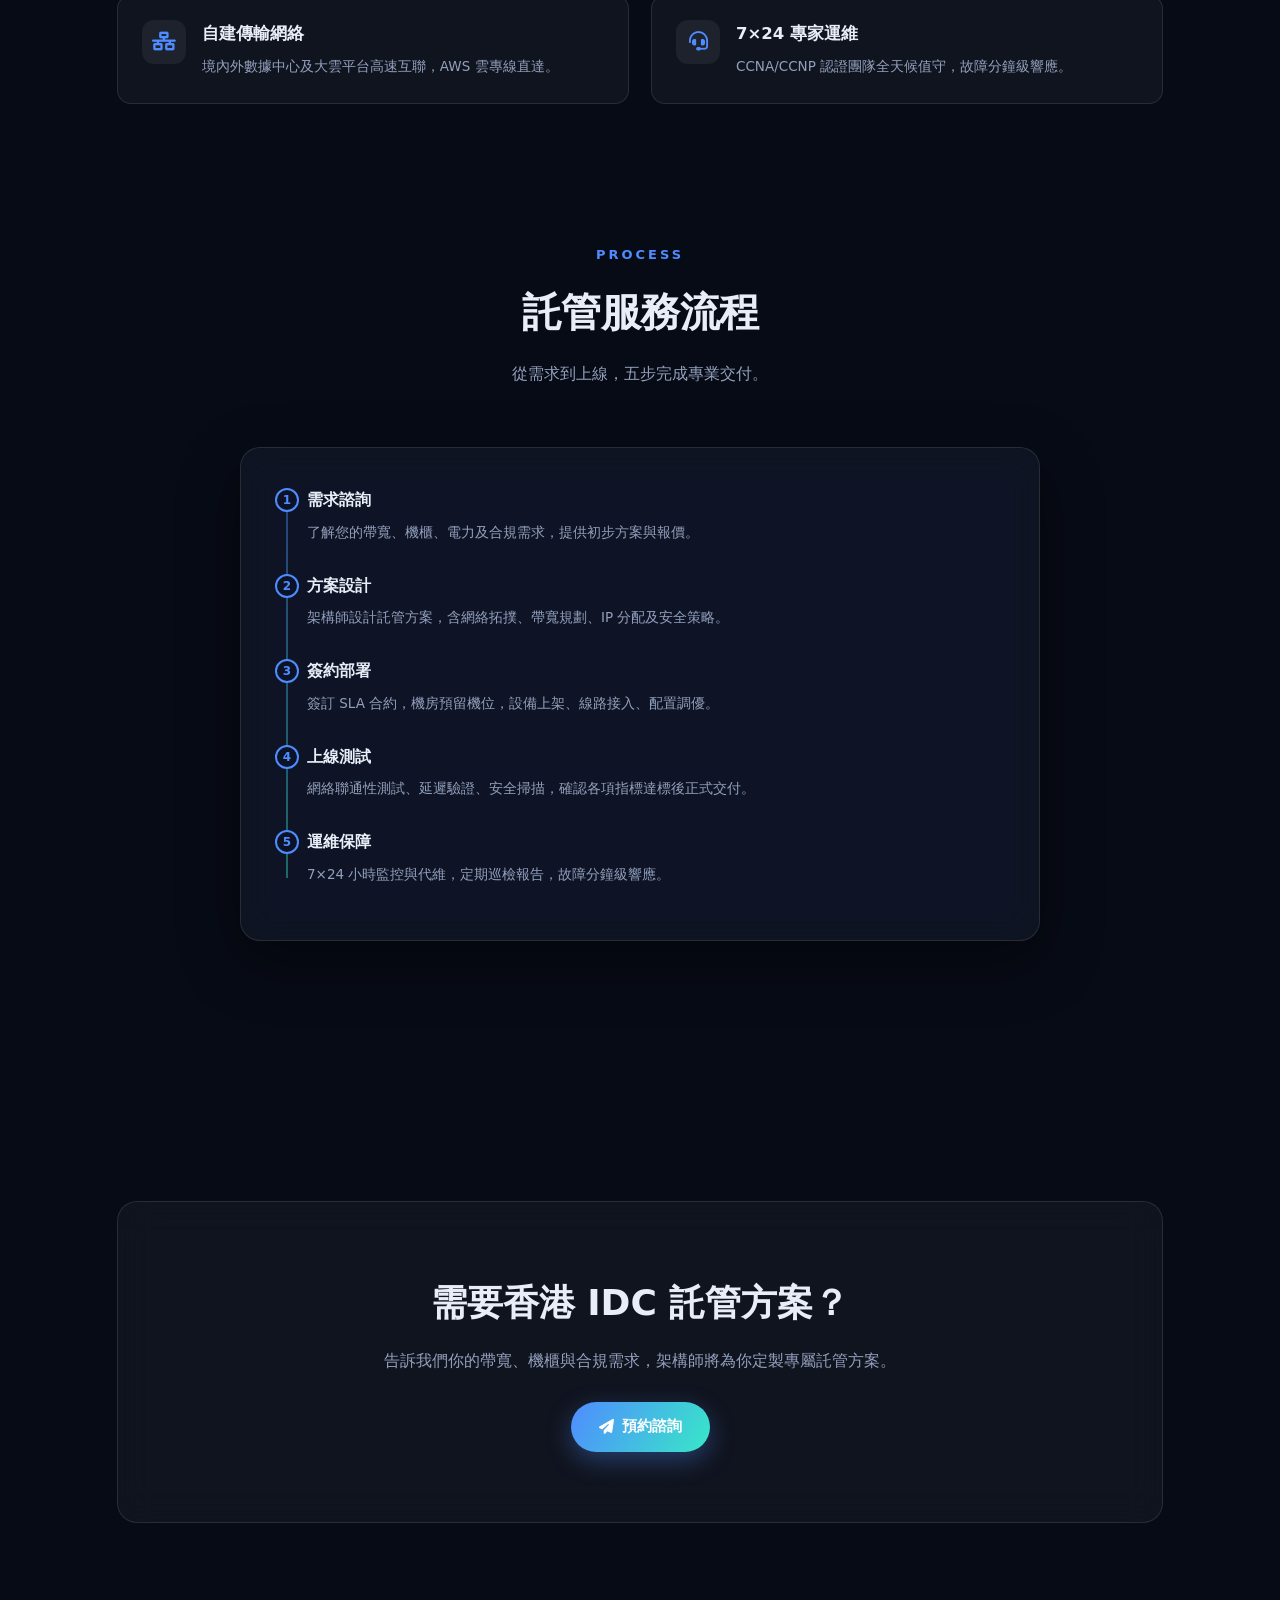
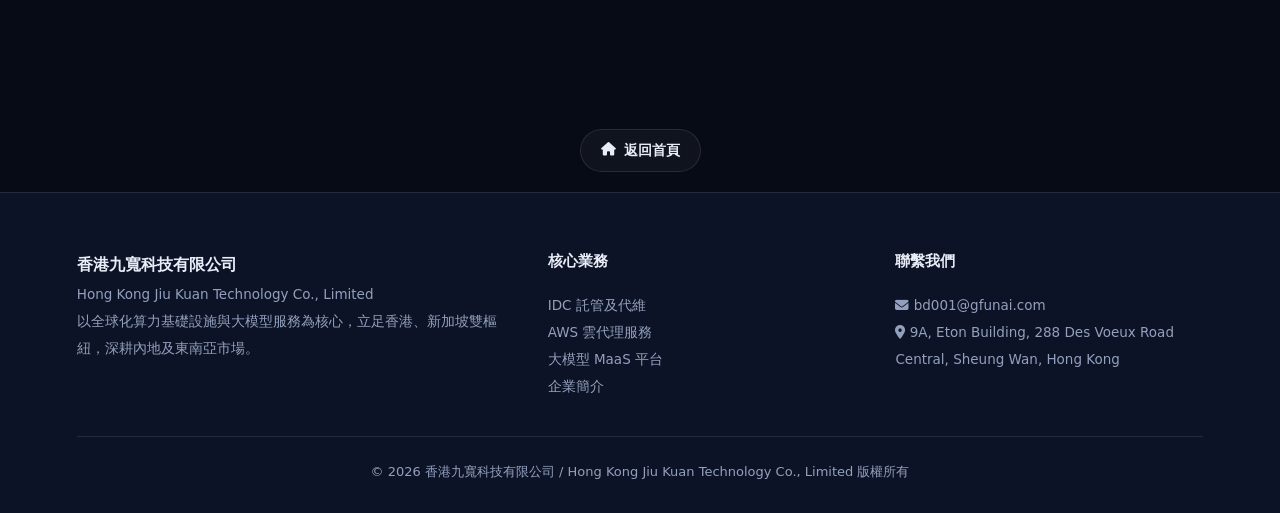
<file: idc.html>
<!DOCTYPE html>
<html lang="zh-CN" data-theme="dark">
<head>
<meta charset="UTF-8">
<meta name="viewport" content="width=device-width, initial-scale=1.0, viewport-fit=cover">
<meta name="x5-fullscreen" content="true">
<title>香港IDC託管及機房代維 - 香港九寬科技</title>
<meta name="keywords" content="香港IDC託管,服務器託管,機櫃租用,機房代維,BGP線路,跨境專線">
<meta name="description" content="香港九寬科技提供高品質香港IDC託管服務，Tier 3+ 機房、服務器託管、機櫃租用、7×24小時代維、BGP優化線路，大陸訪問低至22-30ms，支撐跨境業務與全球化部署。">

<meta property="og:type" content="website">
<meta property="og:title" content="香港IDC託管及機房代維 - 香港九寬科技">
<meta property="og:description" content="Tier 3+ 持牌機房 · BGP優化線路 · 7×24專家運維，大陸訪問低至22-30ms。">
<meta property="og:image" content="logo.webp">

<link rel="icon" href="favicon.svg" type="image/svg+xml">
<link rel="apple-touch-icon" href="favicon.svg">
<link rel="stylesheet" href="https://cdnjs.cloudflare.com/ajax/libs/font-awesome/6.4.0/css/all.min.css">
<link rel="stylesheet" href="assets/css/style.css">
</head>
<body>

<nav id="nav">
    <a href="index.html" class="logo">
        <span class="dot"></span>
        <img src="logo-nav.webp" alt="香港九寬科技 GFUNAI">
    </a>
    <ul class="nav-links" id="navLinks">
        <li><a href="index.html">首頁</a></li>
        <li><a href="idc.html" class="active">IDC託管</a></li>
        <li><a href="aws.html">AWS雲代理</a></li>
        <li><a href="api.html">MaaS平台</a></li>
        <li><a href="about.html">企業簡介</a></li>
        <li><a href="contact.html">聯繫我們</a></li>
    </ul>
    <div class="nav-right">
        <button class="theme-toggle" id="themeBtn" title="切換主題" aria-label="切換主題">🌙</button>
        <a href="contact.html" class="btn sm">免費諮詢</a>
        <button class="hamburger" id="hamburger" aria-label="菜單" aria-expanded="false"><i class="fas fa-bars"></i></button>
    </div>
</nav>
<div class="nav-overlay" id="navOverlay"></div>

<main class="page-main">
<!-- ====== 頁面頭部 ====== -->
<header class="page-hero">
    <div class="eyebrow">IDC Hosting</div>
    <h1>香港 <span class="gradient-text">IDC 託管及機房代維</span></h1>
    <p class="lead" style="max-width:680px;margin:14px auto 0;color:var(--text-soft);font-size:clamp(15px,2vw,17px);">Tier 3+ 持牌機房 · BGP 優化線路 · 7×24 專家運維，為跨境業務與全球化部署提供穩定、安全、低延遲的算力底座。</p>
</header>

<!-- ====== 服務概述 ====== -->
<section class="block">
    <div class="glass-card reveal" style="max-width:1000px;margin:0 auto;">
        <h2 class="gradient-text">服務概述</h2>
        <p>香港九寬科技提供專業香港 IDC 託管服務，合作機房均為 Tier 3+ 級別，提供服務器託管、機櫃租用、帶寬接入、7×24 小時機房代維、網絡監控、故障快速響應，BGP 優化線路，大陸訪問低至 22-30ms，穩定支撐跨境電商、遊戲、科技企業的全球化業務部署。</p>
        <div class="tag-row" style="margin-top:8px;">
            <span class="tag">Tier 3+ 機房</span>
            <span class="tag">BGP 優化</span>
            <span class="tag">22-30ms 低延遲</span>
            <span class="tag">7×24 代維</span>
        </div>
    </div>
</section>

<!-- ====== 機房實景 + 機櫃帶寬 ====== -->
<section class="block" style="padding-top:30px;">
    <div class="section-head reveal">
        <div class="eyebrow">Facility</div>
        <h2>機房實景與機櫃帶寬</h2>
        <p>位於香港核心數據中心，運營商中立、雙路電力、恆温恆濕，提供從 1U 到整櫃的靈活託管方案。</p>
    </div>
    <div class="cards-3">
        <div class="glass-card reveal" style="grid-column: span 1;">
            <h2>機房實景</h2>
            <img src="idc-room.webp" alt="香港IDC機房實景" class="section-img" loading="lazy">
            <p>機房位於香港核心數據中心，運營商中立，雙路電力、UPS 備用、恆温恆濕，7×24 小時安保與運維值守，保障業務永續。</p>
        </div>
        <div class="glass-card reveal" style="grid-column: span 2;">
            <h2>機櫃與帶寬服務</h2>
            <img src="idc-cabinet.webp" alt="IDC機櫃服務" class="section-img" loading="lazy">
            <ul>
                <li><strong>1U/2U/4U</strong> 服務器託管，靈活配置</li>
                <li><strong>1/4 櫃、1/2 櫃、整櫃</strong>租用，按需擴容</li>
                <li><strong>CN2/BGP 多線帶寬</strong>，10M-10G 可選</li>
                <li>香港-大陸高速率跨境專線，<strong>AWS 雲專線</strong>服務</li>
                <li><strong>7×24 小時</strong>技術代維與故障響應</li>
            </ul>
        </div>
    </div>
</section>

<!-- ====== 機房技術規格 ====== -->
<section class="block" style="padding-top:30px;">
    <div class="section-head reveal">
        <div class="eyebrow">Data Center Specs</div>
        <h2>機房技術規格</h2>
        <p>國際 Tier 3+ 級別數據中心，全冗餘基礎設施，保障業務永續運行。</p>
    </div>
    <div class="glass-card reveal" style="max-width:1000px;margin:0 auto;">
        <div class="spec-table-wrap">
            <table class="spec-table">
                <thead><tr><th>規格項目</th><th>參數</th><th>說明</th></tr></thead>
                <tbody>
                    <tr><td class="col-label">機房等級</td><td><strong>Tier III+ (TIA-942)</strong></td><td>可同時維護，年可用性 ≥ 99.99%</td></tr>
                    <tr><td class="col-label">電力系統</td><td>2N 雙路市電 + UPS + 柴油發電機</td><td>滿載備電 ≥ 24 小時，自動切換</td></tr>
                    <tr><td class="col-label">製冷系統</td><td>N+1 精密空調</td><td>恆溫 22±2°C，恆濕 50±5%</td></tr>
                    <tr><td class="col-label">消防系統</td><td>七氟丙烷（FM-200）氣體滅火</td><td>極早期煙霧探測，30 秒內啟動</td></tr>
                    <tr><td class="col-label">物理安防</td><td>生物識別 + IC 卡雙因子</td><td>CCTV 24 小時錄影，360° 無死角</td></tr>
                    <tr><td class="col-label">PUE 能效</td><td><strong>≤ 1.5</strong></td><td>高效冷卻架構，降低運營碳排放</td></tr>
                    <tr><td class="col-label">認證合規</td><td>ISO 27001 / SOC 2 Type II</td><td>國際資訊安全與運營合規標準</td></tr>
                </tbody>
            </table>
        </div>
    </div>
</section>

<!-- ====== 網絡覆蓋與延遲 ====== -->
<section class="block" style="padding-top:30px;">
    <div class="section-head reveal">
        <div class="eyebrow">Network & Latency</div>
        <h2>網絡覆蓋與延遲矩陣</h2>
        <p>BGP 多線智能調度，覆蓋亞太主要城市，跨境訪問低延遲。</p>
    </div>
    <div class="cards-3">
        <div class="glass-card reveal">
            <h2>BGP 多線接入</h2>
            <ul>
                <li><strong>CN2 GIA</strong> 電信優質回程</li>
                <li><strong>CU 4811</strong> 聯通精品網</li>
                <li><strong>CMI</strong> 移動國際專線</li>
                <li><strong>PCCW / HKBN</strong> 本地港網</li>
                <li><strong>Telstra / NTT</strong> 國際骨干</li>
            </ul>
        </div>
        <div class="glass-card reveal" style="grid-column: span 2;">
            <h2>延遲矩陣（香港機房出發）</h2>
            <div class="spec-table-wrap">
                <table class="spec-table">
                    <thead><tr><th>目的城市</th><th>網絡路徑</th><th>平均延遲</th><th>適用場景</th></tr></thead>
                    <tbody>
                        <tr><td class="col-label">深圳</td><td>CN2 GIA 直連</td><td><strong>8-10ms</strong></td><td>跨境電商、即時通訊</td></tr>
                        <tr><td class="col-label">廣州</td><td>BGP 優化</td><td><strong>10-15ms</strong></td><td>遊戲伺服器、CDN 回源</td></tr>
                        <tr><td class="col-label">北京</td><td>電信骨幹直連</td><td><strong>38-45ms</strong></td><td>企業 IT、數據同步</td></tr>
                        <tr><td class="col-label">新加坡</td><td>國際專線</td><td><strong>32-38ms</strong></td><td>東南亞業務部署</td></tr>
                        <tr><td class="col-label">東京</td><td>亞太環網</td><td><strong>28-35ms</strong></td><td>日韓市場覆蓋</td></tr>
                        <tr><td class="col-label">美國西岸</td><td>太平洋海纜</td><td><strong>145-160ms</strong></td><td>全球 CDN、跨區容災</td></tr>
                    </tbody>
                </table>
            </div>
        </div>
    </div>
</section>

<!-- ====== 適用場景 ====== -->
<section class="block" style="padding-top:30px;">
    <div class="section-head reveal">
        <div class="eyebrow">Use Cases</div>
        <h2>典型應用場景</h2>
        <p>從跨境電商到 AI 推理，香港機房為多元業務提供穩定算力底座。</p>
    </div>
    <div class="industry-grid">
        <div class="industry-card reveal">
            <div class="f-icon"><i class="fas fa-shopping-cart"></i></div>
            <h4>跨境電商</h4>
            <p>低延遲連接大陸與海外買家，支撐高併發訂單、支付與即時庫存同步。</p>
        </div>
        <div class="industry-card reveal">
            <div class="f-icon"><i class="fas fa-gamepad"></i></div>
            <h4>遊戲出海</h4>
            <p>BGP 優化保障亞太玩家低延遲體驗，機房代維讓團隊專注遊戲運營。</p>
        </div>
        <div class="industry-card reveal">
            <div class="f-icon"><i class="fas fa-chart-line"></i></div>
            <h4>金融科技</h4>
            <p>Tier 3+ 高可用基礎設施，滿足金融級合規要求，保障交易數據安全。</p>
        </div>
        <div class="industry-card reveal">
            <div class="f-icon"><i class="fas fa-server"></i></div>
            <h4>企業 IT 災備</h4>
            <p>跨境專線互聯，構建主備/雙活容災架構，業務永續無憂。</p>
        </div>
        <div class="industry-card reveal">
            <div class="f-icon"><i class="fas fa-globe-asia"></i></div>
            <h4>CDN 回源</h4>
            <p>香港樞紐節點，高速回源與邊緣緩存，加速全球內容分發。</p>
        </div>
        <div class="industry-card reveal">
            <div class="f-icon"><i class="fas fa-brain"></i></div>
            <h4>AI 模型推理</h4>
            <p>GPU 伺服器託管 + 高帶寬專線，支撐大模型推理與微調算力需求。</p>
        </div>
    </div>
</section>

<!-- ====== 核心優勢 ====== -->
<section class="block" id="why">
    <div class="section-head reveal">
        <div class="eyebrow">Why Jiukuan</div>
        <h2>核心優勢</h2>
        <p>從基礎設施到運維團隊，我們為每一客户交付穩定、合規、可視的算力底座。</p>
    </div>
    <div class="feature-grid">
        <div class="feature reveal">
            <div class="f-icon"><i class="fas fa-shield-alt"></i></div>
            <div><h4>Tier 3+ 持牌機房</h4><span>香港核心數據中心，雙路電力 + UPS + 防雷接地 + DDoS 基礎防護。</span></div>
        </div>
        <div class="feature reveal">
            <div class="f-icon"><i class="fas fa-bolt"></i></div>
            <div><h4>BGP 低延遲線路</h4><span>大陸訪問延遲低至 22-30ms，BGP 多線優化，跨境業務絲滑順暢。</span></div>
        </div>
        <div class="feature reveal">
            <div class="f-icon"><i class="fas fa-network-wired"></i></div>
            <div><h4>自建傳輸網絡</h4><span>境內外數據中心及大雲平台高速互聯，AWS 雲專線直達。</span></div>
        </div>
        <div class="feature reveal">
            <div class="f-icon"><i class="fas fa-headset"></i></div>
            <div><h4>7×24 專家運維</h4><span>CCNA/CCNP 認證團隊全天候值守，故障分鐘級響應。</span></div>
        </div>
    </div>
</section>

<!-- ====== 服務流程 ====== -->
<section class="block" style="padding-top:30px;">
    <div class="section-head reveal">
        <div class="eyebrow">Process</div>
        <h2>託管服務流程</h2>
        <p>從需求到上線，五步完成專業交付。</p>
    </div>
    <div class="glass-card reveal" style="max-width:800px;margin:0 auto;">
        <div class="timeline">
            <div class="tl-item">
                <div class="tl-dot">1</div>
                <h4>需求諮詢</h4>
                <p>了解您的帶寬、機櫃、電力及合規需求，提供初步方案與報價。</p>
            </div>
            <div class="tl-item">
                <div class="tl-dot">2</div>
                <h4>方案設計</h4>
                <p>架構師設計託管方案，含網絡拓撲、帶寬規劃、IP 分配及安全策略。</p>
            </div>
            <div class="tl-item">
                <div class="tl-dot">3</div>
                <h4>簽約部署</h4>
                <p>簽訂 SLA 合約，機房預留機位，設備上架、線路接入、配置調優。</p>
            </div>
            <div class="tl-item">
                <div class="tl-dot">4</div>
                <h4>上線測試</h4>
                <p>網絡聯通性測試、延遲驗證、安全掃描，確認各項指標達標後正式交付。</p>
            </div>
            <div class="tl-item">
                <div class="tl-dot">5</div>
                <h4>運維保障</h4>
                <p>7×24 小時監控與代維，定期巡檢報告，故障分鐘級響應。</p>
            </div>
        </div>
    </div>
</section>

<!-- ====== CTA ====== -->
<section class="block">
    <div class="cta-band reveal">
        <h2>需要香港 IDC 託管方案？</h2>
        <p>告訴我們你的帶寬、機櫃與合規需求，架構師將為你定製專屬託管方案。</p>
        <a href="contact.html" class="btn"><i class="fas fa-paper-plane"></i> 預約諮詢</a>
    </div>
</section>

<div class="back-home"><a href="index.html" class="btn ghost sm"><i class="fas fa-home"></i> 返回首頁</a></div>
</main>

<!-- ====== Footer ====== -->
<footer>
    <div class="footer-grid">
        <div class="footer-col">
            <p class="brand-name">香港九寬科技有限公司</p>
            <p>Hong Kong Jiu Kuan Technology Co., Limited</p>
            <p>以全球化算力基礎設施與大模型服務為核心，立足香港、新加坡雙樞紐，深耕內地及東南亞市場。</p>
        </div>
        <div class="footer-col">
            <h4>核心業務</h4>
            <ul>
                <li><a href="idc.html">IDC 託管及代維</a></li>
                <li><a href="aws.html">AWS 雲代理服務</a></li>
                <li><a href="api.html">大模型 MaaS 平台</a></li>
                <li><a href="about.html">企業簡介</a></li>
            </ul>
        </div>
        <div class="footer-col">
            <h4>聯繫我們</h4>
            <ul>
                <li><i class="fas fa-envelope"></i> bd001@gfunai.com</li>
                <li><i class="fas fa-location-dot"></i> 9A, Eton Building, 288 Des Voeux Road Central, Sheung Wan, Hong Kong</li>
            </ul>
        </div>
    </div>
    <div class="copyright">© 2026 香港九寬科技有限公司 / Hong Kong Jiu Kuan Technology Co., Limited 版權所有</div>
</footer>

<script src="assets/js/main.js"></script>
</body>
</html>
</file>
<file: assets/css/style.css>
/* ============================================================
   香港九寬科技官網 - 統一設計系統
   設計語言：深色底 + 玻璃擬態 + 藍→青漸變 + 微交互
   ============================================================ */

/* ---------- 主題變量 ---------- */
:root {
  --bg: #070b16;
  --bg-soft: #0d1326;
  --surface: rgba(255, 255, 255, 0.04);
  --surface-2: rgba(255, 255, 255, 0.06);
  --surface-border: rgba(255, 255, 255, 0.10);
  --text: #e8edf7;
  --text-soft: #93a0bd;
  --accent: #4f8cff;
  --accent-2: #38e8c8;
  --accent-grad: linear-gradient(120deg, #4f8cff 0%, #38e8c8 100%);
  --shadow: 0 20px 60px rgba(0, 0, 0, 0.45);
  --shadow-hover: 0 28px 70px rgba(79, 140, 255, 0.22);
  --radius: 20px;
  --radius-sm: 14px;
  --nav-h: 70px;
}

[data-theme="light"] {
  --bg: #f4f7fd;
  --bg-soft: #ffffff;
  --surface: rgba(255, 255, 255, 0.7);
  --surface-2: rgba(255, 255, 255, 0.85);
  --surface-border: rgba(15, 30, 60, 0.10);
  --text: #0d1626;
  --text-soft: #516079;
  --accent: #2563eb;
  --accent-2: #0fb9a0;
  --accent-grad: linear-gradient(120deg, #2563eb 0%, #0fb9a0 100%);
  --shadow: 0 20px 50px rgba(30, 50, 90, 0.12);
  --shadow-hover: 0 24px 60px rgba(37, 99, 235, 0.18);
}

/* ---------- Reset ---------- */
* { margin: 0; padding: 0; box-sizing: border-box; }
html { scroll-behavior: smooth; -webkit-text-size-adjust: 100%; }
body {
  font-family: -apple-system, BlinkMacSystemFont, "Segoe UI", "Helvetica Neue", "PingFang SC", "Microsoft YaHei", "Hiragino Sans GB", system-ui, sans-serif;
  background: var(--bg);
  color: var(--text);
  overflow-x: hidden;
  line-height: 1.7;
  transition: background 0.5s ease, color 0.5s ease;
  -webkit-font-smoothing: antialiased;
}
a { color: inherit; text-decoration: none; }
img { max-width: 100%; display: block; }
ul { list-style: none; }

/* ---------- 通用容器 ---------- */
.container { width: 92%; max-width: 1200px; margin: 0 auto; }
.gradient-text {
  background: var(--accent-grad);
  -webkit-background-clip: text; background-clip: text;
  -webkit-text-fill-color: transparent; color: transparent;
}

/* ---------- 按鈕 ---------- */
.btn {
  display: inline-flex; align-items: center; gap: 8px;
  padding: 12px 28px; border-radius: 999px; border: none; cursor: pointer;
  font-size: 15px; font-weight: 600; color: #fff; background: var(--accent-grad);
  box-shadow: 0 8px 24px rgba(79, 140, 255, 0.35);
  transition: transform 0.35s cubic-bezier(0.16, 1, 0.3, 1), box-shadow 0.35s;
  font-family: inherit;
}
.btn:hover { transform: translateY(-3px) scale(1.03); box-shadow: 0 14px 34px rgba(79, 140, 255, 0.5); }
.btn.ghost { background: var(--surface); color: var(--text); border: 1px solid var(--surface-border); box-shadow: none; backdrop-filter: blur(12px); }
.btn.ghost:hover { box-shadow: 0 10px 30px rgba(79, 140, 255, 0.18); }
.btn.sm { padding: 9px 20px; font-size: 13.5px; }

/* ---------- 導航欄 ---------- */
nav#nav {
  position: fixed; top: 0; left: 0; right: 0; z-index: 100;
  display: flex; align-items: center; justify-content: space-between;
  padding: 16px 6vw; height: var(--nav-h);
  background: color-mix(in srgb, var(--bg) 72%, transparent);
  backdrop-filter: blur(20px) saturate(160%);
  -webkit-backdrop-filter: blur(20px) saturate(160%);
  border-bottom: 1px solid transparent;
  transition: padding 0.3s ease, background 0.3s ease, border-color 0.3s ease;
}
nav#nav.scrolled { padding-top: 10px; padding-bottom: 10px; border-bottom-color: var(--surface-border); }
.logo { display: flex; align-items: center; gap: 10px; font-size: 19px; font-weight: 800; letter-spacing: 0.3px; }
.logo img { height: 42px; width: auto; object-fit: contain; }
.logo .dot { width: 11px; height: 11px; border-radius: 50%; background: var(--accent-grad); box-shadow: 0 0 18px var(--accent); flex-shrink: 0; }

.nav-links { display: flex; gap: 32px; }
.nav-links a {
  color: var(--text-soft); font-size: 14.5px; font-weight: 500; position: relative;
  transition: color 0.25s; padding: 4px 0;
}
.nav-links a::after { content: ""; position: absolute; left: 0; bottom: -2px; width: 0; height: 2px; background: var(--accent-grad); transition: width 0.3s; }
.nav-links a:hover { color: var(--text); }
.nav-links a:hover::after { width: 100%; }
.nav-links a.active { color: var(--text); }
.nav-links a.active::after { width: 100%; }

.nav-right { display: flex; align-items: center; gap: 14px; }
.theme-toggle {
  width: 42px; height: 42px; border-radius: 50%; border: 1px solid var(--surface-border);
  background: var(--surface); cursor: pointer; display: grid; place-items: center; font-size: 17px;
  transition: transform 0.35s cubic-bezier(0.16, 1, 0.3, 1), background 0.3s;
  font-family: inherit;
}
.theme-toggle:hover { transform: scale(1.1) rotate(15deg); }

.hamburger {
  display: none; width: 42px; height: 42px; border-radius: 12px; border: 1px solid var(--surface-border);
  background: var(--surface); cursor: pointer; place-items: center; font-size: 18px; color: var(--text);
  font-family: inherit;
}
.nav-overlay { display: none; }

/* ---------- 頁面通用內容區（子頁用） ---------- */
.page-main { margin-top: var(--nav-h); }
.page-hero { padding: 70px 6vw 30px; text-align: center; }
.page-hero h1 { font-size: clamp(28px, 4vw, 40px); font-weight: 800; letter-spacing: -0.5px; margin-bottom: 12px; }
.page-hero .eyebrow { font-size: 13px; letter-spacing: 3px; text-transform: uppercase; color: var(--accent); font-weight: 700; margin-bottom: 10px; }
.top-img { width: 100%; max-height: 380px; object-fit: cover; border-radius: var(--radius); margin: 30px auto 10px; box-shadow: var(--shadow); }

/* ---------- 玻璃卡片（通用） ---------- */
.glass-card {
  background: var(--surface); border: 1px solid var(--surface-border); border-radius: var(--radius);
  padding: 38px 34px; backdrop-filter: blur(18px) saturate(160%); -webkit-backdrop-filter: blur(18px) saturate(160%);
  box-shadow: var(--shadow); transition: transform 0.4s cubic-bezier(0.16, 1, 0.3, 1), border-color 0.4s, box-shadow 0.4s;
  position: relative; overflow: hidden;
}
.glass-card::before { content: ""; position: absolute; inset: 0; background: var(--accent-grad); opacity: 0; transition: opacity 0.4s; }
.glass-card:hover { transform: translateY(-8px); border-color: transparent; box-shadow: var(--shadow-hover); }
.glass-card:hover::before { opacity: 0.06; }
.glass-card > * { position: relative; z-index: 1; }
.glass-card h2 { font-size: 24px; font-weight: 700; margin-bottom: 18px; color: var(--accent); }
.glass-card h2.gradient-text { color: transparent; }
.glass-card p { color: var(--text-soft); font-size: 15.5px; line-height: 1.9; margin-bottom: 16px; }
.glass-card ul li { color: var(--text-soft); font-size: 15px; line-height: 2; padding-left: 24px; position: relative; }
.glass-card ul li::before { content: "▸"; position: absolute; left: 0; color: var(--accent-2); }
.glass-card ul li strong { color: var(--text); font-weight: 600; }

.section-img { width: 100%; border-radius: var(--radius-sm); margin: 18px 0; box-shadow: var(--shadow); }

/* ---------- 首頁 Hero ---------- */
.hero { position: relative; min-height: 100vh; display: flex; flex-direction: column; align-items: center; justify-content: center; text-align: center; padding: calc(var(--nav-h) + 60px) 6vw 80px; overflow: hidden; }
#bg-canvas { position: absolute; inset: 0; z-index: 0; width: 100%; height: 100%; }
.hero-glow { position: absolute; z-index: 0; border-radius: 50%; filter: blur(120px); opacity: 0.35; pointer-events: none; }
.hero-glow.g1 { width: 480px; height: 480px; background: var(--accent); top: -80px; left: -100px; }
.hero-glow.g2 { width: 420px; height: 420px; background: var(--accent-2); bottom: -120px; right: -80px; }
.hero-content { position: relative; z-index: 2; max-width: 920px; }
.badge { display: inline-flex; align-items: center; gap: 8px; padding: 7px 18px; border-radius: 999px; background: var(--surface); border: 1px solid var(--surface-border); font-size: 13px; color: var(--text-soft); margin-bottom: 28px; backdrop-filter: blur(10px); }
.badge .pulse { width: 8px; height: 8px; border-radius: 50%; background: var(--accent-2); box-shadow: 0 0 12px var(--accent-2); animation: pulse 1.8s infinite; }
@keyframes pulse { 0%, 100% { opacity: 1; transform: scale(1); } 50% { opacity: 0.4; transform: scale(0.7); } }
.hero h1 { font-size: clamp(34px, 6vw, 60px); font-weight: 800; line-height: 1.16; letter-spacing: -1px; margin-bottom: 22px; }
.hero p.lead { font-size: clamp(15px, 2vw, 19px); color: var(--text-soft); max-width: 660px; margin: 0 auto 38px; }
.hero-cta { display: flex; gap: 16px; justify-content: center; flex-wrap: wrap; }

/* ---------- 數據統計 ---------- */
.stats { position: relative; z-index: 2; display: grid; grid-template-columns: repeat(4, 1fr); gap: 20px; max-width: 1000px; margin: 70px auto 0; width: 100%; padding: 0 6vw; }
.stat { text-align: center; padding: 18px 10px; }
.stat .num { font-size: clamp(26px, 4vw, 40px); font-weight: 800; background: var(--accent-grad); -webkit-background-clip: text; background-clip: text; -webkit-text-fill-color: transparent; line-height: 1.1; }
.stat .label { font-size: 13.5px; color: var(--text-soft); margin-top: 8px; }

/* ---------- 區塊通用 ---------- */
section.block { padding: 110px 6vw; max-width: 1200px; margin: 0 auto; }
.section-head { text-align: center; margin-bottom: 60px; }
.section-head .eyebrow { font-size: 13px; letter-spacing: 3px; text-transform: uppercase; color: var(--accent); font-weight: 700; }
.section-head h2 { font-size: clamp(26px, 4vw, 40px); font-weight: 800; margin: 12px 0 14px; letter-spacing: -0.5px; }
.section-head p { color: var(--text-soft); max-width: 580px; margin: 0 auto; }

/* ---------- 三大業務卡片 ---------- */
.cards-3 { display: grid; grid-template-columns: repeat(3, 1fr); gap: 24px; }
.cards-2 { display: grid; grid-template-columns: repeat(2, 1fr); gap: 24px; max-width: 760px; margin: 0 auto; }
.biz-card { display: flex; flex-direction: column; }
.biz-card .icon { width: 56px; height: 56px; border-radius: 14px; background: var(--surface-2); border: 1px solid var(--surface-border); display: grid; place-items: center; font-size: 24px; margin-bottom: 22px; }
.biz-card h3 { font-size: 20px; font-weight: 700; margin-bottom: 12px; }
.biz-card p { color: var(--text-soft); font-size: 14.5px; line-height: 1.85; margin-bottom: 20px; flex-grow: 1; }
.tag-row { display: flex; flex-wrap: wrap; gap: 8px; margin-bottom: 24px; }
.tag { display: inline-block; padding: 6px 14px; background: var(--surface-2); border: 1px solid var(--surface-border); color: var(--accent); border-radius: 999px; font-size: 12.5px; font-weight: 500; }

/* ---------- 核心優勢 feature-grid ---------- */
.feature-grid { display: grid; grid-template-columns: repeat(2, 1fr); gap: 22px; }
.feature { display: flex; gap: 16px; align-items: flex-start; padding: 24px; border-radius: var(--radius-sm); background: var(--surface); border: 1px solid var(--surface-border); transition: transform 0.35s, border-color 0.35s; }
.feature:hover { transform: translateX(6px); border-color: var(--accent); }
.feature .f-icon { width: 44px; height: 44px; border-radius: 12px; background: var(--surface-2); display: grid; place-items: center; font-size: 19px; color: var(--accent); flex-shrink: 0; }
.feature h4 { font-size: 16.5px; margin-bottom: 4px; }
.feature span { font-size: 13.5px; color: var(--text-soft); }

/* ---------- CTA Band ---------- */
.cta-band { text-align: center; padding: 70px 6vw; border-radius: var(--radius); margin: 40px auto; max-width: 1100px; background: var(--surface); border: 1px solid var(--surface-border); position: relative; overflow: hidden; backdrop-filter: blur(18px); }
.cta-band h2 { font-size: clamp(24px, 4vw, 36px); font-weight: 800; margin-bottom: 14px; }
.cta-band p { color: var(--text-soft); margin-bottom: 28px; }

/* ---------- Footer ---------- */
footer { border-top: 1px solid var(--surface-border); padding: 56px 6vw 30px; background: var(--bg-soft); }
.footer-grid { display: grid; grid-template-columns: 1.4fr 1fr 1fr; gap: 40px; max-width: 1200px; margin: 0 auto; }
.footer-col h4 { font-size: 15px; font-weight: 700; margin-bottom: 18px; color: var(--text); }
.footer-col p, .footer-col li { color: var(--text-soft); font-size: 13.5px; line-height: 2; }
.footer-col a { transition: color 0.25s; }
.footer-col a:hover { color: var(--accent); }
.footer-col .brand-name { color: var(--text); font-weight: 700; font-size: 16px; }
.copyright { text-align: center; color: var(--text-soft); font-size: 13px; padding: 24px 6vw 0; margin-top: 36px; border-top: 1px solid var(--surface-border); }

/* ---------- 返回首頁按鈕（子頁） ---------- */
.back-home { text-align: center; margin: 56px 0 20px; }

/* ---------- 滾動揭示動畫 ---------- */
.reveal { opacity: 0; transform: translateY(34px); transition: opacity 0.8s ease, transform 0.8s cubic-bezier(0.16, 1, 0.3, 1); }
.reveal.in { opacity: 1; transform: none; }

/* ---------- 規格表 spec-table ---------- */
.spec-table-wrap { overflow-x: auto; border-radius: var(--radius-sm); border: 1px solid var(--surface-border); }
.spec-table { width: 100%; border-collapse: collapse; font-size: 14px; min-width: 560px; }
.spec-table thead th {
  background: var(--accent-grad); color: #fff; font-weight: 700; padding: 14px 16px; text-align: left;
  font-size: 13.5px; white-space: nowrap;
}
.spec-table tbody td { padding: 13px 16px; border-bottom: 1px solid var(--surface-border); color: var(--text-soft); }
.spec-table tbody tr:last-child td { border-bottom: none; }
.spec-table tbody tr:hover td { background: var(--surface); }
.spec-table td strong { color: var(--text); font-weight: 600; }
.spec-table .col-label { color: var(--text); font-weight: 600; white-space: nowrap; }

/* ---------- FAQ 手風琴 ---------- */
.faq-item {
  background: var(--surface); border: 1px solid var(--surface-border); border-radius: var(--radius-sm);
  margin-bottom: 14px; overflow: hidden; transition: border-color 0.3s;
}
.faq-item.open { border-color: var(--accent); }
.faq-q {
  width: 100%; text-align: left; padding: 20px 24px; font-size: 15.5px; font-weight: 600; color: var(--text);
  cursor: pointer; display: flex; justify-content: space-between; align-items: center; gap: 16px;
  background: none; border: none; font-family: inherit;
}
.faq-q .faq-icon { width: 28px; height: 28px; border-radius: 50%; background: var(--surface-2); display: grid; place-items: center; font-size: 14px; color: var(--accent); flex-shrink: 0; transition: transform 0.3s; }
.faq-item.open .faq-icon { transform: rotate(45deg); background: var(--accent-grad); color: #fff; }
.faq-a { max-height: 0; overflow: hidden; transition: max-height 0.4s ease; }
.faq-a-inner { padding: 0 24px 20px; color: var(--text-soft); font-size: 14.5px; line-height: 1.85; }

/* ---------- 代碼塊 ---------- */
.code-block {
  background: #0a0f1e; border: 1px solid var(--surface-border); border-radius: var(--radius-sm);
  padding: 22px 24px; margin: 18px 0; overflow-x: auto; position: relative;
}
.code-block .code-label { font-size: 12px; color: var(--text-soft); margin-bottom: 10px; font-weight: 600; letter-spacing: 1px; text-transform: uppercase; }
.code-block pre { margin: 0; }
.code-block code { font-family: "SF Mono", "Fira Code", "Consolas", monospace; font-size: 13.5px; line-height: 1.75; color: #c8d5f0; }
.code-block .c-key { color: var(--accent-2); }
.code-block .c-str { color: #f0c674; }
.code-block .c-cmt { color: #5c6b85; font-style: italic; }

/* ---------- 時間線/步驟流程 ---------- */
.timeline { position: relative; padding-left: 32px; }
.timeline::before { content: ""; position: absolute; left: 11px; top: 8px; bottom: 8px; width: 2px; background: linear-gradient(to bottom, var(--accent), var(--accent-2)); opacity: 0.4; }
.tl-item { position: relative; margin-bottom: 28px; }
.tl-item:last-child { margin-bottom: 0; }
.tl-dot { position: absolute; left: -32px; top: 2px; width: 24px; height: 24px; border-radius: 50%; background: var(--bg-soft); border: 2px solid var(--accent); display: grid; place-items: center; font-size: 12px; font-weight: 700; color: var(--accent); }
.tl-item h4 { font-size: 16px; font-weight: 700; margin-bottom: 6px; }
.tl-item p { font-size: 13.5px; color: var(--text-soft); line-height: 1.8; }

/* ---------- 行業場景卡片（複用 feature） ---------- */
.industry-grid { display: grid; grid-template-columns: repeat(3, 1fr); gap: 20px; }
.industry-card {
  padding: 28px 24px; border-radius: var(--radius-sm); background: var(--surface);
  border: 1px solid var(--surface-border); transition: transform 0.35s, border-color 0.35s;
}
.industry-card:hover { transform: translateY(-5px); border-color: var(--accent); }
.industry-card .f-icon { width: 48px; height: 48px; border-radius: 12px; background: var(--surface-2); display: grid; place-items: center; font-size: 21px; color: var(--accent); margin-bottom: 16px; }
.industry-card h4 { font-size: 16.5px; font-weight: 700; margin-bottom: 8px; }
.industry-card p { font-size: 13.5px; color: var(--text-soft); line-height: 1.75; }

/* ---------- 響應式 ---------- */
@media (max-width: 980px) {
  .cards-3 { grid-template-columns: repeat(2, 1fr); }
  .footer-grid { grid-template-columns: 1fr 1fr; }
  .industry-grid { grid-template-columns: repeat(2, 1fr); }
}
@media (max-width: 860px) {
  .nav-links { display: none; }
  .hamburger { display: grid; }
  .stats { grid-template-columns: repeat(2, 1fr); }
  .cards-3, .cards-2 { grid-template-columns: 1fr; }
  .feature-grid { grid-template-columns: 1fr; }
  .industry-grid { grid-template-columns: 1fr; }
  .nav-right .btn { display: none; }
  /* 移動端抽屜菜單 */
  .nav-links.open {
    display: flex; flex-direction: column; position: fixed; top: var(--nav-h); right: 0;
    width: 70%; max-width: 320px; height: calc(100vh - var(--nav-h));
    background: var(--bg-soft); padding: 30px 26px; gap: 6px;
    border-left: 1px solid var(--surface-border); box-shadow: -20px 0 60px rgba(0,0,0,0.3);
    z-index: 99; overflow-y: auto; backdrop-filter: blur(30px);
  }
  .nav-links.open a { font-size: 17px; padding: 14px 0; border-bottom: 1px solid var(--surface-border); }
  .nav-overlay.show { display: block; position: fixed; inset: var(--nav-h) 0 0 0; background: rgba(0,0,0,0.5); z-index: 98; backdrop-filter: blur(4px); }
}
@media (max-width: 520px) {
  .footer-grid { grid-template-columns: 1fr; }
  .hero { padding-top: calc(var(--nav-h) + 40px); }
  .glass-card { padding: 30px 24px; }
  .container { width: 90%; }
}
</file>
